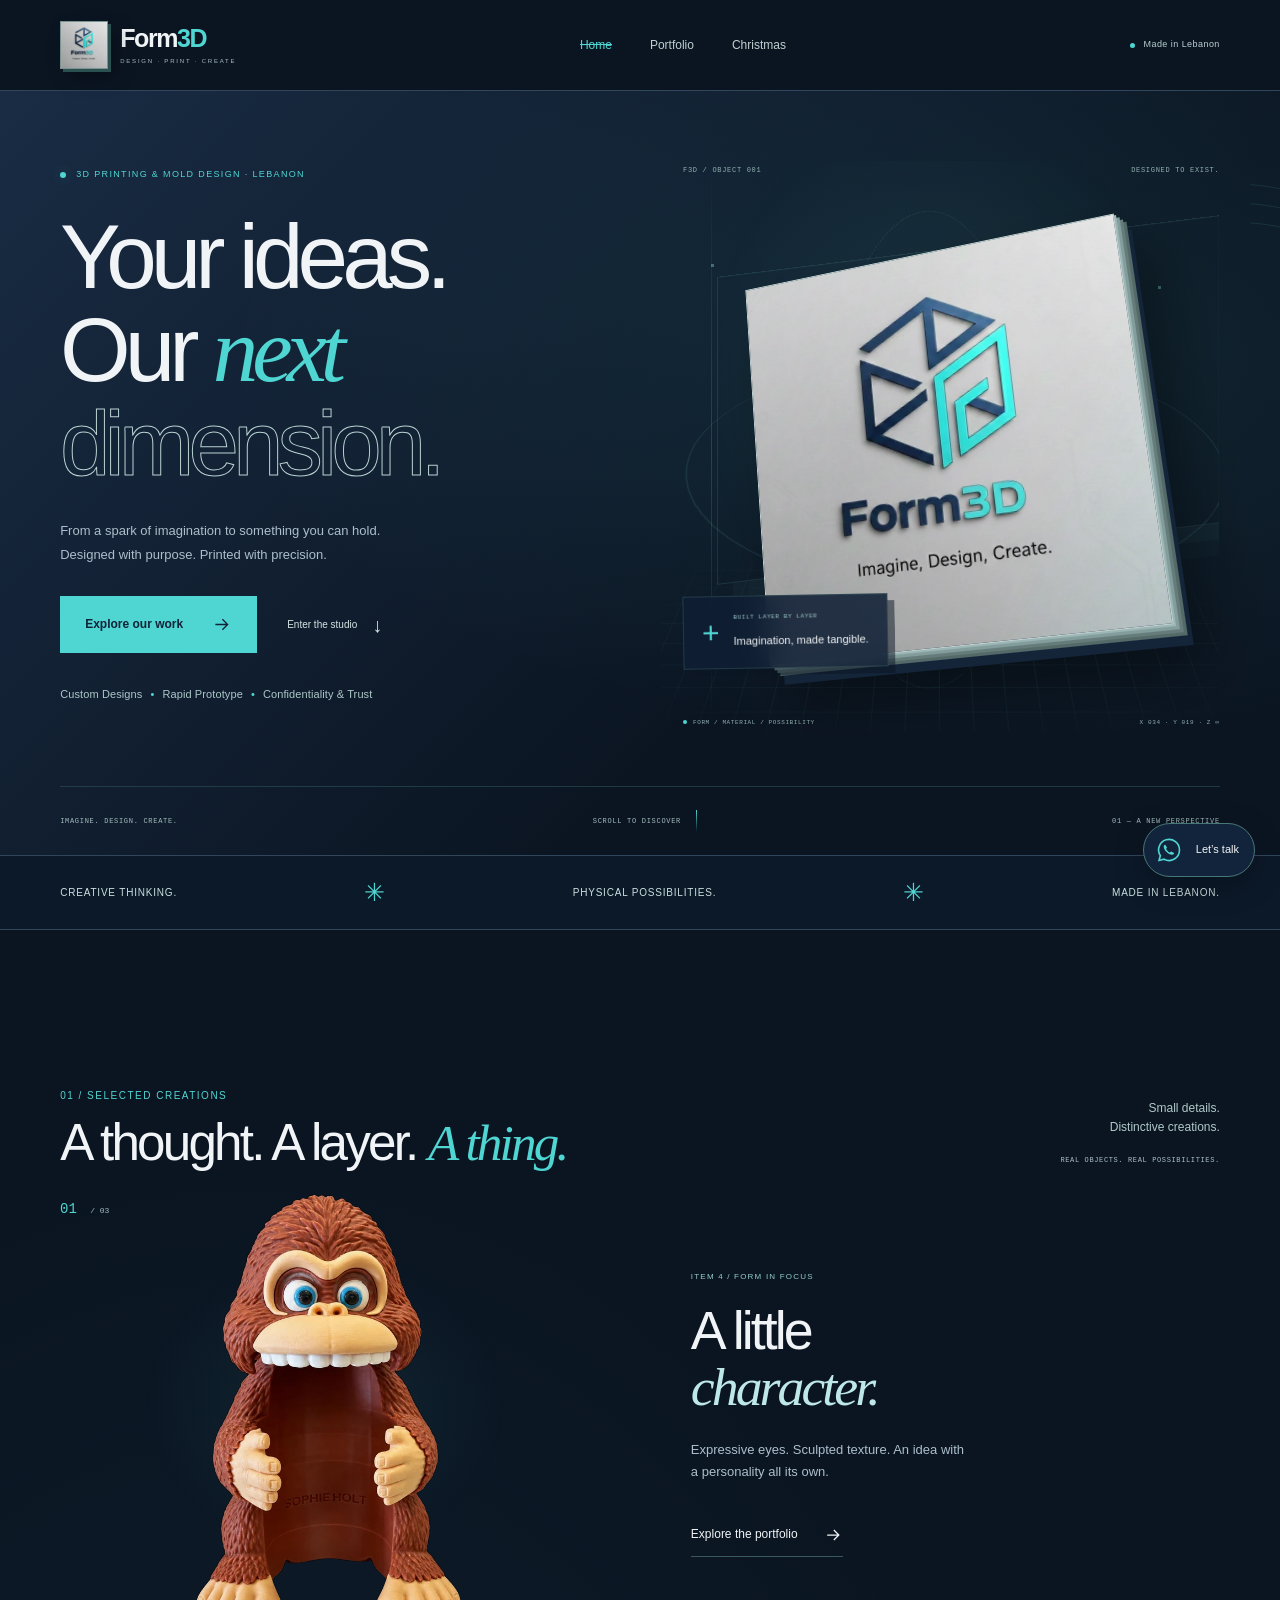
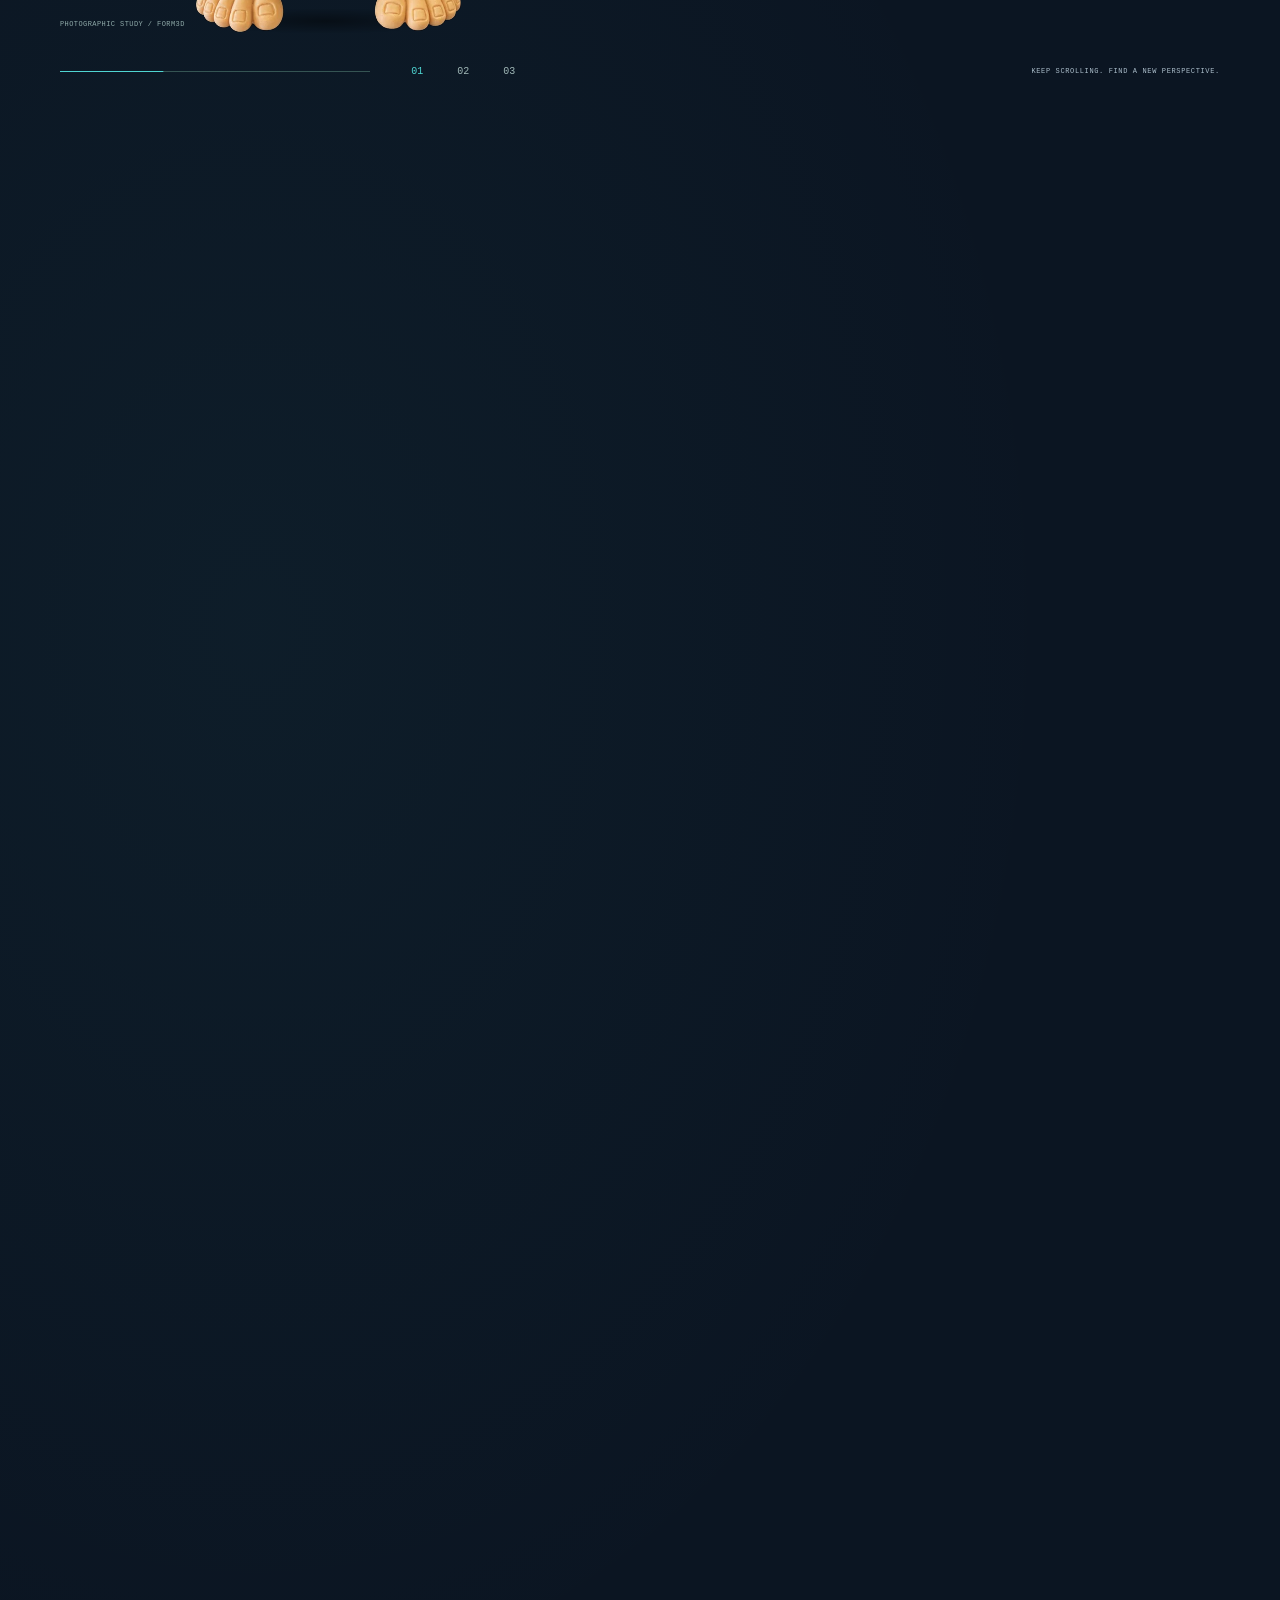
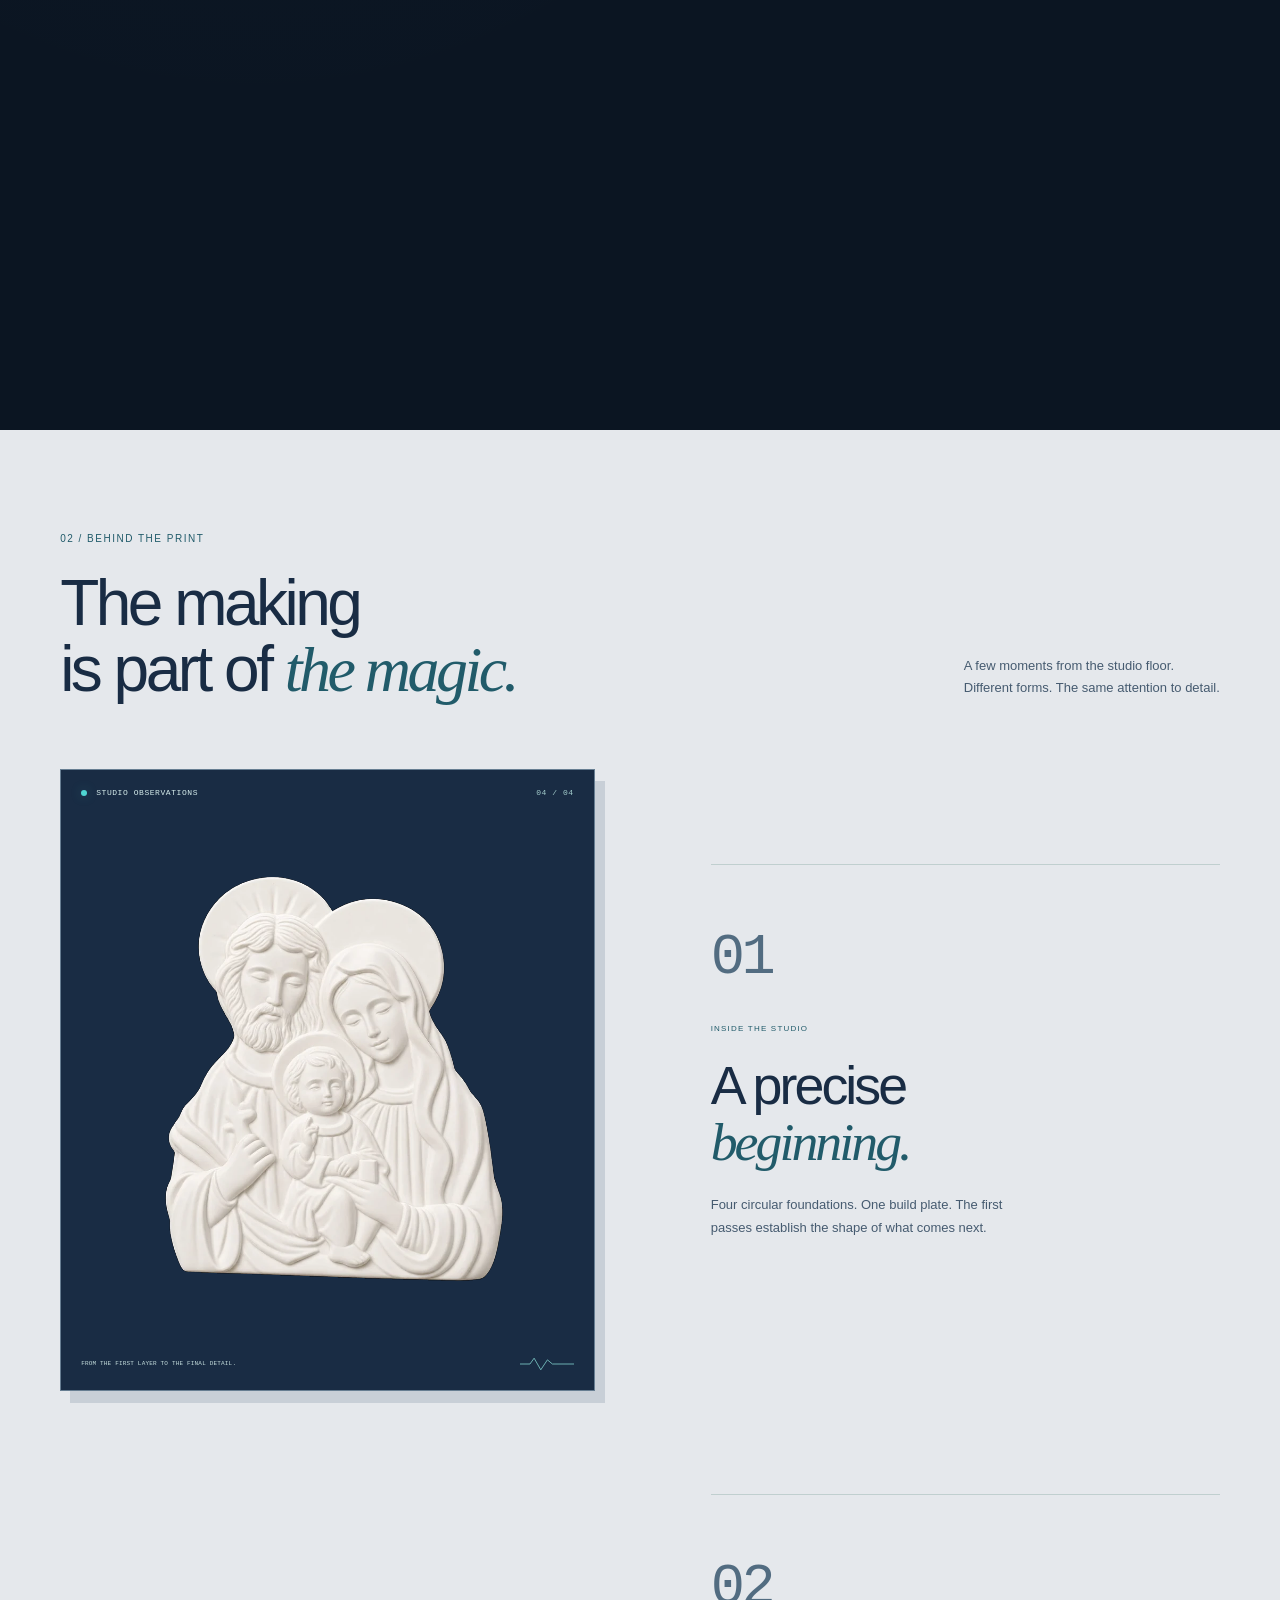
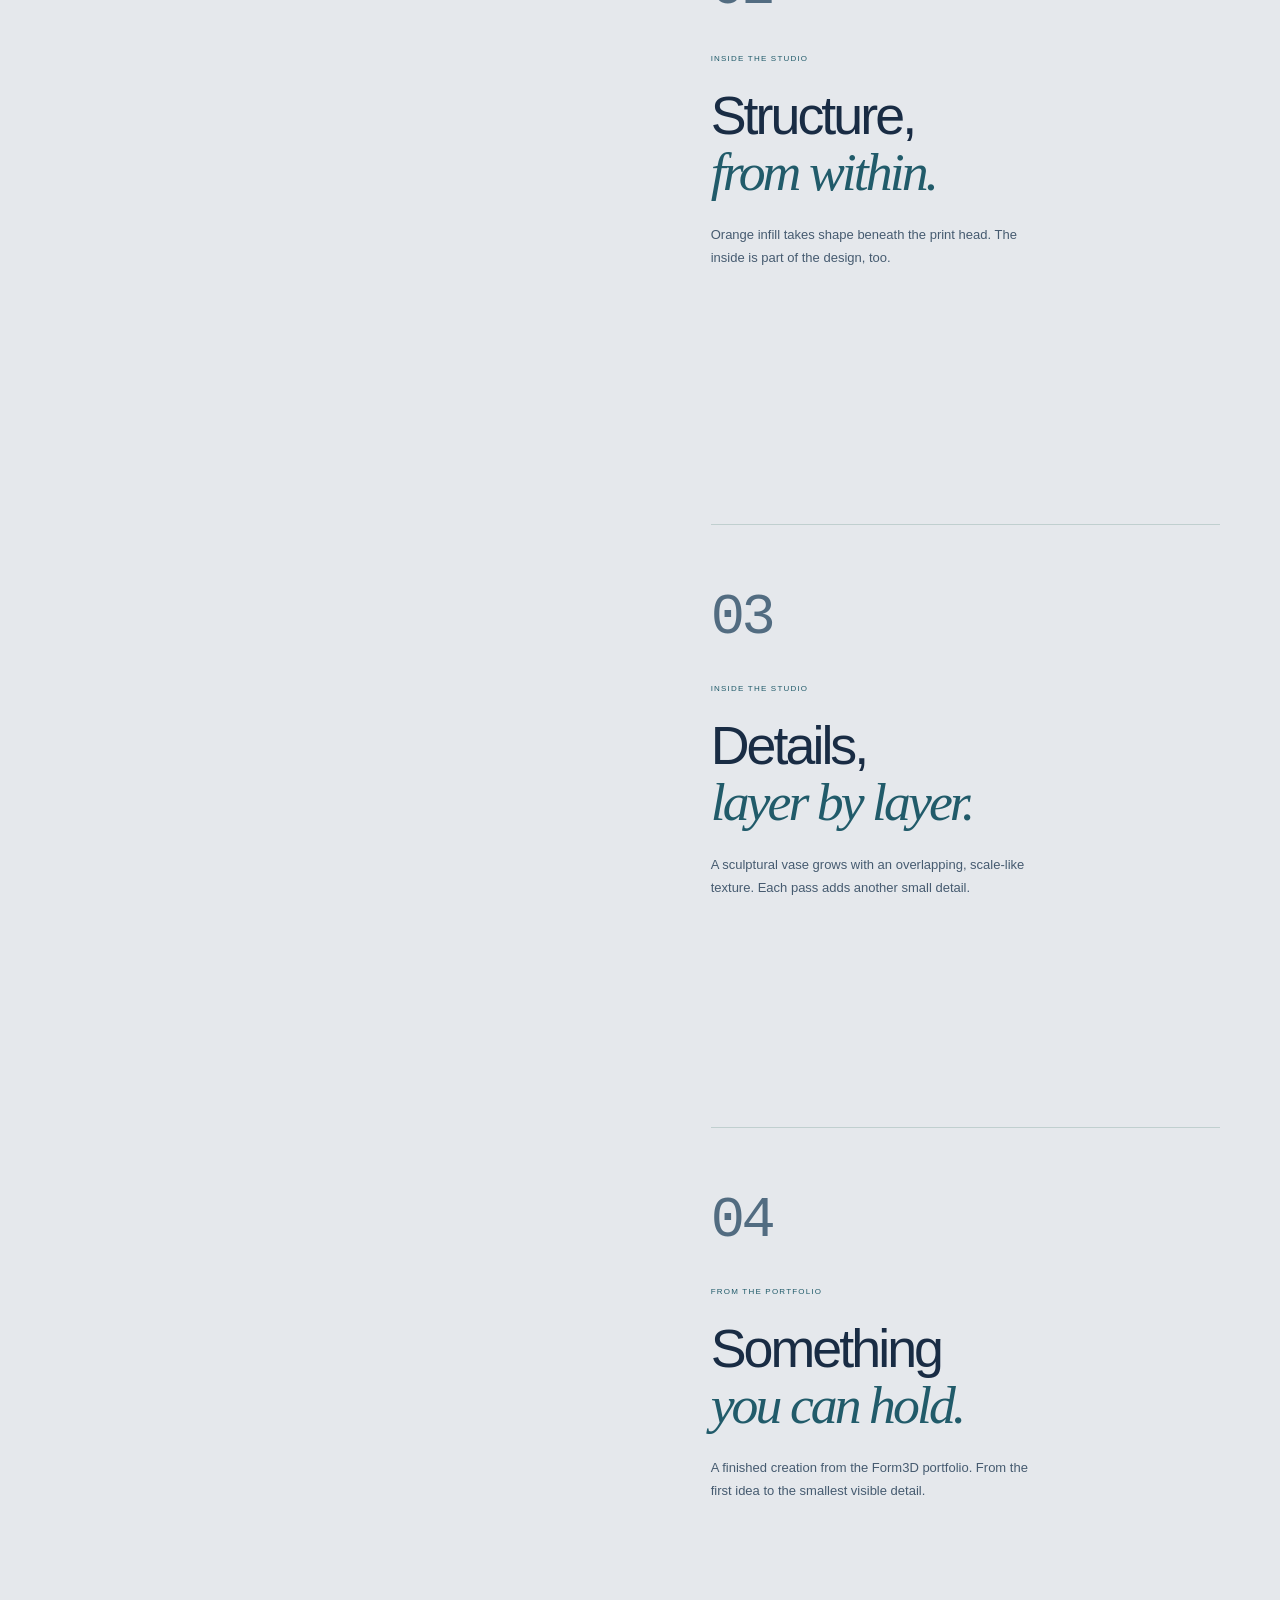
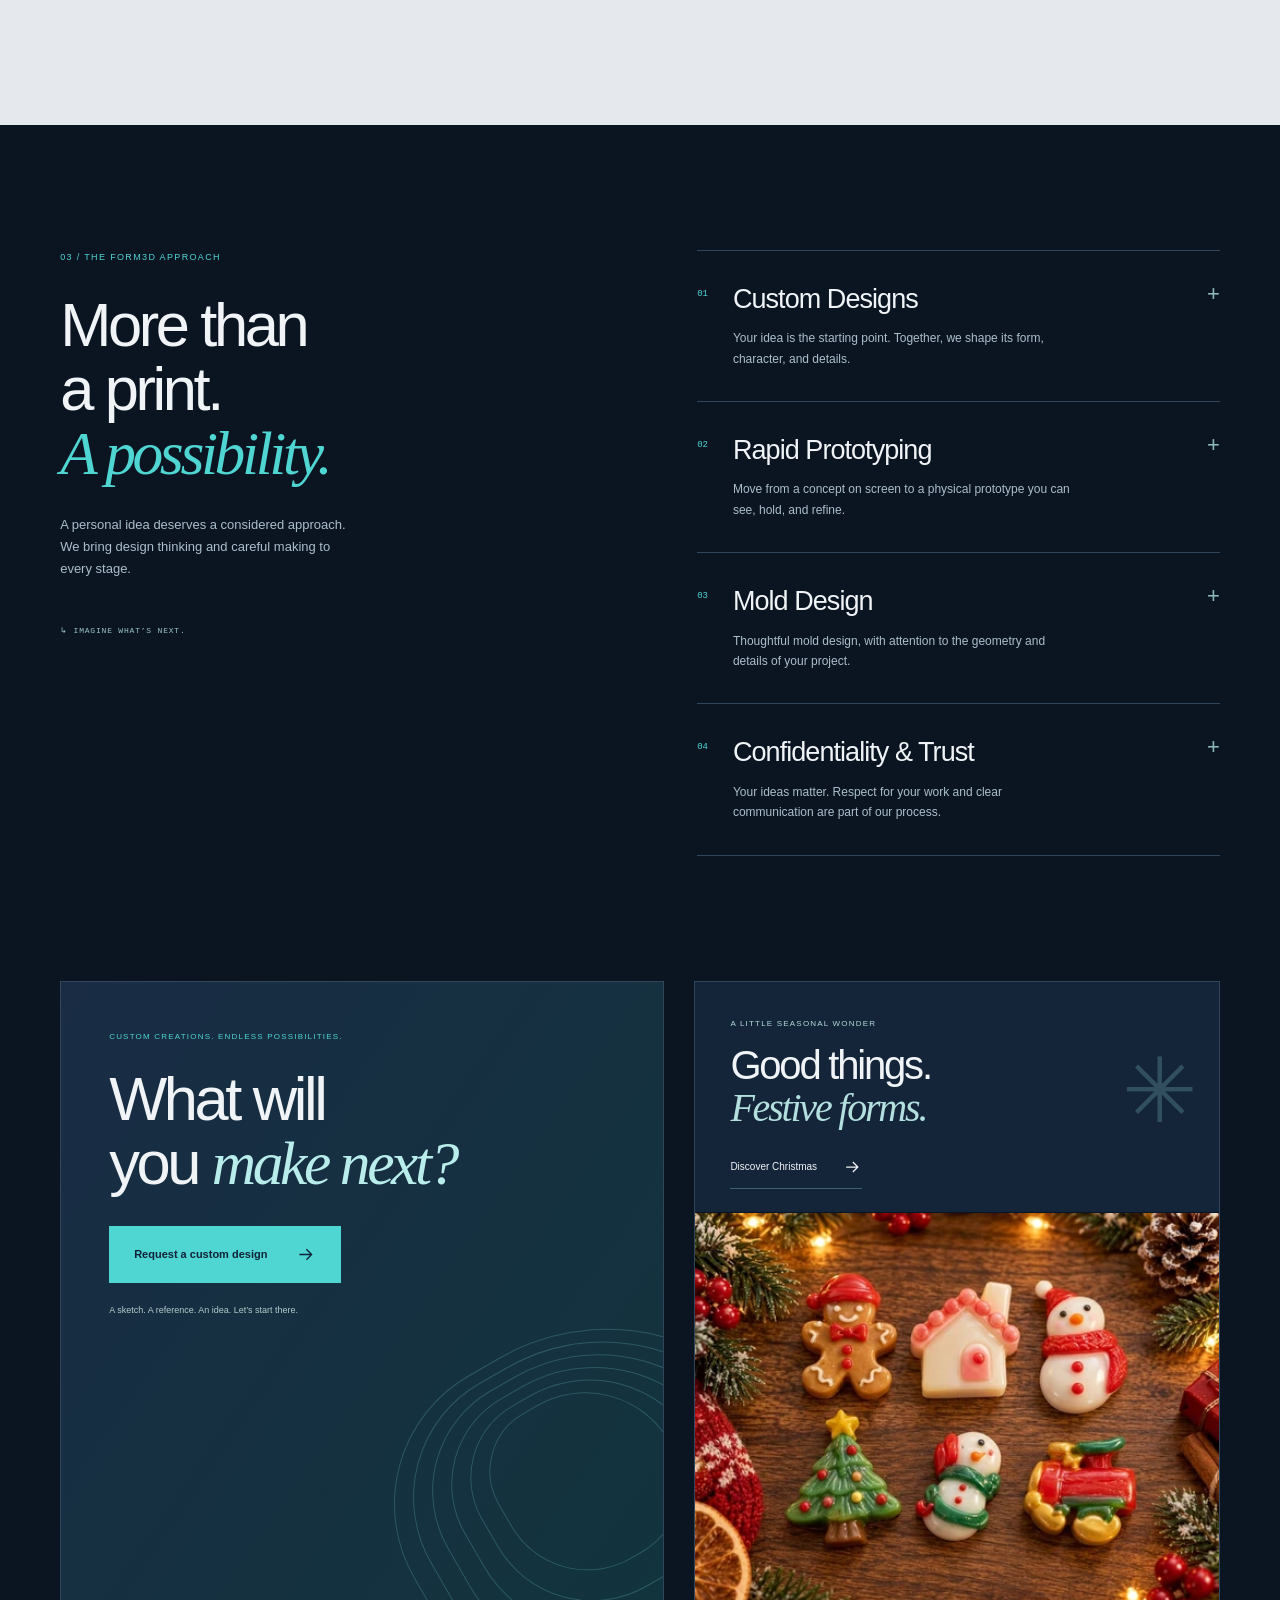
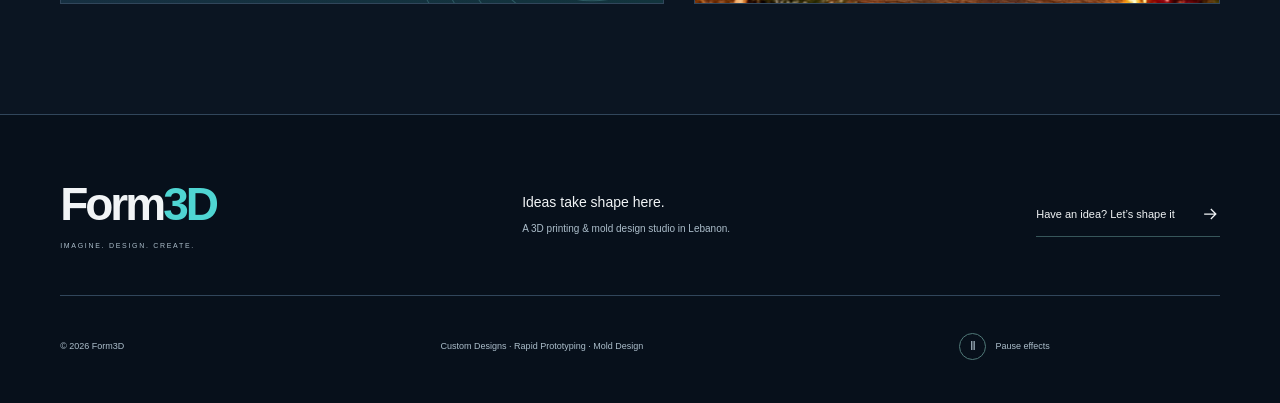
<file: index.html>
<!doctype html>
<html lang="en" data-motion="off">
<head>
  <meta charset="utf-8">
  <meta name="viewport" content="width=device-width,initial-scale=1">
  <meta name="theme-color" content="#192c44">
  <title>Form3D — Your Ideas. Shaped into Reality.</title>
  <meta name="description" content="Custom designs, rapid prototyping, and mold design in Lebanon. Explore Form3D, a creative studio turning ideas into physical creations.">
  <meta property="og:title" content="Form3D — Your Ideas. Shaped into Reality.">
  <meta property="og:description" content="Custom designs, rapid prototyping, and mold design in Lebanon. Explore Form3D, a creative studio turning ideas into physical creations.">
  <meta property="og:type" content="website">
  <meta property="og:image" content="assets/images/logo.png">
  <link rel="icon" type="image/png" href="assets/images/logo.png">
  <link rel="stylesheet" href="assets/app.css">
  <script src="config.js"></script>
  <script defer src="assets/app.js"></script>
</head>
<body data-page="home">
  <div id="root"><link rel="preload" as="image" href="assets/images/logo-400.webp"/><link rel="preload" as="image" imageSrcSet="assets/images/logo-400.webp 400w, assets/images/logo-800.webp 800w" imageSizes="(max-width: 600px) 65vw, 420px" fetchPriority="high"/><a class="skip-link" href="#main">Skip to content</a><header class="site-header" data-open="false"><div class="header-inner"><a class="brand" href="index.html" aria-label="Form3D home"><span class="brand-logo logo-tilt"><img src="assets/images/logo-400.webp" alt="" width="400" height="400" decoding="async"/></span><span class="brand-name">Form<span>3D</span><small>DESIGN · PRINT · CREATE</small></span></a><button type="button" class="menu-toggle" aria-controls="site-navigation" aria-expanded="false" aria-label="Open navigation" style="min-width:44px;min-height:44px"><span></span><span></span><span class="sr-only">Menu</span></button><nav id="site-navigation" class="site-navigation" aria-label="Main navigation" data-open="false"><a href="index.html" aria-current="page">Home<span class="nav-indicator" aria-hidden="true"></span></a><a href="portfolio.html">Portfolio<span class="nav-indicator" aria-hidden="true"></span></a><a href="christmas.html">Christmas<span class="nav-indicator" aria-hidden="true"></span></a></nav><span class="header-location"><i aria-hidden="true"></i> Made in Lebanon</span></div></header><main id="main" class="page-home"><section class="home-hero"><div class="hero-filament" aria-hidden="true"><svg viewBox="0 0 1400 800" preserveAspectRatio="none"><path d="M-80 750 C250 630 620 830 900 560 S1200 0 1480 130"></path><path d="M-80 770 C250 650 620 850 900 580 S1200 20 1480 150"></path><path d="M-80 790 C250 670 620 870 900 600 S1200 40 1480 170"></path></svg></div><div class="container hero-layout"><div class="hero-content"><p class="eyebrow hero-eyebrow"><span class="status-dot"></span> 3D PRINTING &amp; MOLD DESIGN · LEBANON</p><h1><span class="line-reveal "><span>Your ideas.</span></span><span class="line-reveal "><span>Our <em>next</em></span></span><span class="line-reveal "><span><span class="outline-word">dimension.</span></span></span></h1><p class="hero-description">From a spark of imagination to something you can hold. Designed with purpose. Printed with precision.</p><div class="hero-actions"><a class="button button-primary" data-magnetic="true" href="portfolio.html">Explore our work <svg class="" viewBox="0 0 24 24" fill="none" aria-hidden="true"><path d="M5 12h14M13 6l6 6-6 6" stroke="currentColor" stroke-width="1.5"></path></svg></a><a href="#showcase" class="hero-scroll-link">Enter the studio <span>↓</span></a></div><p class="hero-tagline">Custom Designs <b>•</b> Rapid Prototype <b>•</b> Confidentiality &amp; Trust</p></div><div class="hero-lab" data-tilt="true"><div class="lab-meta lab-meta-top"><span>F3D / OBJECT 001</span><span>DESIGNED TO EXIST.</span></div><div class="lab-chamber" aria-hidden="true"><div class="lab-floor"></div><div class="lab-backline"></div><div class="lab-vertical"></div><div class="lab-orbit orbit-a"></div><div class="lab-orbit orbit-b"></div></div><div class="hero-logo-holder"><div id="hero-logo" class="logo-object "><div class="logo-object-depth" aria-hidden="true"></div><img src="assets/images/logo-800.webp" srcSet="assets/images/logo-400.webp 400w, assets/images/logo-800.webp 800w" sizes="(max-width: 600px) 65vw, 420px" width="819" height="819" alt="Form3D — Imagine, Design, Create." fetchPriority="high"/><div class="logo-object-sheen" aria-hidden="true"></div></div></div><div class="lab-particles" aria-hidden="true"><i style="--i:0;--particle-y:18%"></i><i style="--i:1;--particle-y:35%"></i><i style="--i:2;--particle-y:52%"></i><i style="--i:3;--particle-y:69%"></i><i style="--i:4;--particle-y:20%"></i><i style="--i:5;--particle-y:37%"></i><i style="--i:6;--particle-y:54%"></i><i style="--i:7;--particle-y:71%"></i><i style="--i:8;--particle-y:22%"></i></div><div class="lab-readout"><span class="readout-plus">+</span><div><span>BUILT LAYER BY LAYER</span><strong>Imagination, made tangible.</strong></div></div><div class="lab-meta lab-meta-bottom"><span><i></i> FORM / MATERIAL / POSSIBILITY</span><span>X 034 · Y 019 · Z ∞</span></div></div></div><div class="hero-bottom container"><span>IMAGINE. DESIGN. CREATE.</span><span>SCROLL TO DISCOVER <span class="scroll-stem" aria-hidden="true"></span></span><span>01 — A NEW PERSPECTIVE</span></div></section><div class="studio-manifesto"><div class="container"><span>CREATIVE THINKING.</span><i aria-hidden="true">✳</i><span>PHYSICAL POSSIBILITIES.</span><i aria-hidden="true">✳</i><span>MADE IN LEBANON.</span></div></div><section id="showcase" class="showcase-section"><div class="showcase-sticky"><div class="container showcase-heading"><div><p class="eyebrow" data-reveal="rise">01 / SELECTED CREATIONS</p><h2 data-reveal="lines">A thought. <br/>A layer. <em>A thing.</em></h2></div><div class="showcase-heading-note"><p>Small details.<br/>Distinctive creations.</p><span class="micro-label">REAL OBJECTS. REAL POSSIBILITIES.</span></div></div><div class="container showcase-window"><div class="showcase-track"><article class="showcase-slide slide-0"><div class="showcase-stage" data-reveal="mask"><div class="stage-outline" aria-hidden="true"></div><span class="stage-number">0<!-- -->1<!-- --> <span>/ 03</span></span><div class="showcase-product"><a href="assets/images/item-4.webp" class="photo-button showcase-photo" aria-label="View larger: Item 4 — Character study" aria-haspopup="dialog" data-photo-id="item-4"><img src="assets/images/item-4.webp" srcSet="assets/images/item-4-480.webp 480w, assets/images/item-4-800.webp 800w, assets/images/item-4.webp 1254w" sizes="(max-width: 700px) 90vw, 540px" width="1254" height="1254" alt="Brown gorilla character with blue eyes, hands around an open center, and individually defined fur." loading="lazy" decoding="async"/><span class="photo-inspect">Inspect the details <span>↗</span></span></a></div><span class="stage-caption">PHOTOGRAPHIC STUDY / FORM3D</span></div><div class="showcase-copy" data-reveal="rise"><p class="eyebrow">Item 4<!-- --> / FORM IN FOCUS</p><h3>A little <br/><em>character.</em></h3><p>Expressive eyes. Sculpted texture. An idea with a personality all its own.</p><a href="portfolio.html" class="text-link">Explore the portfolio <svg class="" viewBox="0 0 24 24" fill="none" aria-hidden="true"><path d="M5 12h14M13 6l6 6-6 6" stroke="currentColor" stroke-width="1.5"></path></svg></a></div></article><article class="showcase-slide slide-1"><div class="showcase-stage" data-reveal="turn"><div class="stage-outline" aria-hidden="true"></div><span class="stage-number">0<!-- -->2<!-- --> <span>/ 03</span></span><div class="showcase-product"><a href="assets/images/item-3.webp" class="photo-button showcase-photo" aria-label="View larger: Item 3 — Devotional detail" aria-haspopup="dialog" data-photo-id="item-3"><img src="assets/images/item-3.webp" srcSet="assets/images/item-3-480.webp 480w, assets/images/item-3-800.webp 800w, assets/images/item-3.webp 1254w" sizes="(max-width: 700px) 90vw, 540px" width="1254" height="1254" alt="Pale green relief of Mary holding roses, set against an ornate cross on an oval base." loading="lazy" decoding="async"/><span class="photo-inspect">Inspect the details <span>↗</span></span></a></div><span class="stage-caption">PHOTOGRAPHIC STUDY / FORM3D</span></div><div class="showcase-copy" data-reveal="rise"><p class="eyebrow">Item 3<!-- --> / FORM IN FOCUS</p><h3>Detail with <br/><em>devotion.</em></h3><p>Delicate flowers, flowing lines, and a relief that rewards a closer look.</p><a href="portfolio.html" class="text-link">Explore the portfolio <svg class="" viewBox="0 0 24 24" fill="none" aria-hidden="true"><path d="M5 12h14M13 6l6 6-6 6" stroke="currentColor" stroke-width="1.5"></path></svg></a></div></article><article class="showcase-slide slide-2"><div class="showcase-stage" data-reveal="mask"><div class="stage-outline" aria-hidden="true"></div><span class="stage-number">0<!-- -->3<!-- --> <span>/ 03</span></span><div class="showcase-product"><a href="assets/images/item-5.webp" class="photo-button showcase-photo" aria-label="View larger: Item 5 — Heart &amp; halo relief" aria-haspopup="dialog" data-photo-id="item-5"><img src="assets/images/item-5.webp" srcSet="assets/images/item-5-480.webp 480w, assets/images/item-5-800.webp 800w, assets/images/item-5.webp 1254w" sizes="(max-width: 700px) 90vw, 540px" width="1254" height="1254" alt="Coral relief of Mary with a radiating halo and a heart motif." loading="lazy" decoding="async"/><span class="photo-inspect">Inspect the details <span>↗</span></span></a></div><span class="stage-caption">PHOTOGRAPHIC STUDY / FORM3D</span></div><div class="showcase-copy" data-reveal="rise"><p class="eyebrow">Item 5<!-- --> / FORM IN FOCUS</p><h3>A softer <br/><em>dimension.</em></h3><p>A study in coral, with a radiating halo and carefully defined contours.</p><a href="portfolio.html" class="text-link">Explore the portfolio <svg class="" viewBox="0 0 24 24" fill="none" aria-hidden="true"><path d="M5 12h14M13 6l6 6-6 6" stroke="currentColor" stroke-width="1.5"></path></svg></a></div></article></div></div><div class="container showcase-navigation"><div class="showcase-progress" aria-hidden="true"><i></i></div><div class="showcase-jumps" aria-label="Select a creation"><button class="showcase-jump" aria-label="Show creation 1" aria-pressed="true">0<!-- -->1</button><button class="showcase-jump" aria-label="Show creation 2" aria-pressed="false">0<!-- -->2</button><button class="showcase-jump" aria-label="Show creation 3" aria-pressed="false">0<!-- -->3</button></div><span class="micro-label">KEEP SCROLLING. FIND A NEW PERSPECTIVE.</span></div></div></section><section class="process-story"><div class="container"><div class="process-title"><p class="eyebrow" data-reveal="rise">02 / BEHIND THE PRINT</p><h2 data-reveal="lines">The making<br/>is part of <em>the magic.</em></h2><p data-reveal="rise">A few moments from the studio floor.<br/>Different forms. The same attention to detail.</p></div><div class="process-story-layout"><div class="process-screen"><div class="process-screen-top"><span class="status-dot"></span><span>STUDIO OBSERVATIONS</span><span>0<!-- -->1<!-- --> / 04</span></div><div class="process-screen-images"><div class="process-frame is-active" aria-hidden="false"><a href="assets/images/work-3.webp" class="photo-button" aria-label="View larger: A precise beginning" aria-haspopup="dialog" data-photo-id="work-3"><img src="assets/images/work-3.webp" srcSet="assets/images/work-3-480.webp 480w, assets/images/work-3-800.webp 800w, assets/images/work-3.webp 1086w" sizes="540px" width="1086" height="1448" alt="A Creality printer build plate with four flat gray circular first layers." loading="lazy" decoding="async"/><span class="photo-inspect">A closer look <span>↗</span></span></a></div><div class="process-frame " aria-hidden="true" inert=""><a href="assets/images/work-1.webp" class="photo-button" aria-label="View larger: Structure, from within" aria-haspopup="dialog" data-photo-id="work-1"><img src="assets/images/work-1.webp" srcSet="assets/images/work-1-480.webp 480w, assets/images/work-1-800.webp 800w, assets/images/work-1.webp 1086w" sizes="540px" width="1086" height="1448" alt="A white printer head above two orange rectangular forms with visible cellular infill." loading="lazy" decoding="async"/><span class="photo-inspect">A closer look <span>↗</span></span></a></div><div class="process-frame " aria-hidden="true" inert=""><a href="assets/images/work-2.webp" class="photo-button" aria-label="View larger: Details, layer by layer" aria-haspopup="dialog" data-photo-id="work-2"><img src="assets/images/work-2.webp" srcSet="assets/images/work-2-480.webp 480w, assets/images/work-2-800.webp 800w, assets/images/work-2.webp 1002w" sizes="540px" width="1002" height="1570" alt="A printer building a tall charcoal vase with an overlapping scale texture." loading="lazy" decoding="async"/><span class="photo-inspect">A closer look <span>↗</span></span></a></div><div class="process-frame " aria-hidden="true" inert=""><a href="assets/images/item-6.webp" class="photo-button" aria-label="View larger: Item 6 — Holy Family relief" aria-haspopup="dialog" data-photo-id="item-6"><img src="assets/images/item-6.webp" srcSet="assets/images/item-6-480.webp 480w, assets/images/item-6-800.webp 800w, assets/images/item-6.webp 1254w" sizes="540px" width="1254" height="1254" alt="White relief of Mary, Joseph, and the child, framed by a heart-shaped outline." loading="lazy" decoding="async"/><span class="photo-inspect">A closer look <span>↗</span></span></a></div></div><div class="process-screen-footer"><span>FROM THE FIRST LAYER TO THE FINAL DETAIL.</span><svg aria-hidden="true" viewBox="0 0 65 20"><path d="M0 10h12l5-7 8 14 8-12 6 5h26" fill="none" stroke="currentColor"></path></svg></div></div><div class="process-steps"><article class="process-step" data-step="0"><div class="process-step-text" data-reveal="rise"><span class="process-number">0<!-- -->1</span><p class="eyebrow">INSIDE THE STUDIO</p><h3>A precise<br/><em>beginning.</em></h3><p>Four circular foundations. One build plate. The first passes establish the shape of what comes next.</p></div><div class="process-mobile-photo" data-reveal="mask"><a href="assets/images/work-3.webp" class="photo-button" aria-label="View larger: A precise beginning" aria-haspopup="dialog" data-photo-id="work-3"><img src="assets/images/work-3.webp" srcSet="assets/images/work-3-480.webp 480w, assets/images/work-3-800.webp 800w, assets/images/work-3.webp 1086w" sizes="(max-width: 600px) 92vw, (max-width: 1000px) 46vw, 38vw" alt="A Creality printer build plate with four flat gray circular first layers." width="1086" height="1448" loading="lazy" decoding="async"/></a></div></article><article class="process-step" data-step="1"><div class="process-step-text" data-reveal="lines"><span class="process-number">0<!-- -->2</span><p class="eyebrow">INSIDE THE STUDIO</p><h3>Structure,<br/><em>from within.</em></h3><p>Orange infill takes shape beneath the print head. The inside is part of the design, too.</p></div><div class="process-mobile-photo" data-reveal="turn"><a href="assets/images/work-1.webp" class="photo-button" aria-label="View larger: Structure, from within" aria-haspopup="dialog" data-photo-id="work-1"><img src="assets/images/work-1.webp" srcSet="assets/images/work-1-480.webp 480w, assets/images/work-1-800.webp 800w, assets/images/work-1.webp 1086w" sizes="(max-width: 600px) 92vw, (max-width: 1000px) 46vw, 38vw" alt="A white printer head above two orange rectangular forms with visible cellular infill." width="1086" height="1448" loading="lazy" decoding="async"/></a></div></article><article class="process-step" data-step="2"><div class="process-step-text" data-reveal="rise"><span class="process-number">0<!-- -->3</span><p class="eyebrow">INSIDE THE STUDIO</p><h3>Details,<br/><em>layer by layer.</em></h3><p>A sculptural vase grows with an overlapping, scale-like texture. Each pass adds another small detail.</p></div><div class="process-mobile-photo" data-reveal="mask"><a href="assets/images/work-2.webp" class="photo-button" aria-label="View larger: Details, layer by layer" aria-haspopup="dialog" data-photo-id="work-2"><img src="assets/images/work-2.webp" srcSet="assets/images/work-2-480.webp 480w, assets/images/work-2-800.webp 800w, assets/images/work-2.webp 1002w" sizes="(max-width: 600px) 92vw, (max-width: 1000px) 46vw, 38vw" alt="A printer building a tall charcoal vase with an overlapping scale texture." width="1002" height="1570" loading="lazy" decoding="async"/></a></div></article><article class="process-step" data-step="3"><div class="process-step-text" data-reveal="lines"><span class="process-number">0<!-- -->4</span><p class="eyebrow">FROM THE PORTFOLIO</p><h3>Something<br/><em>you can hold.</em></h3><p>A finished creation from the Form3D portfolio. From the first idea to the smallest visible detail.</p></div><div class="process-mobile-photo" data-reveal="turn"><a href="assets/images/item-6.webp" class="photo-button" aria-label="View larger: Item 6 — Holy Family relief" aria-haspopup="dialog" data-photo-id="item-6"><img src="assets/images/item-6.webp" srcSet="assets/images/item-6-480.webp 480w, assets/images/item-6-800.webp 800w, assets/images/item-6.webp 1254w" sizes="(max-width: 600px) 92vw, (max-width: 1000px) 46vw, 38vw" alt="White relief of Mary, Joseph, and the child, framed by a heart-shaped outline." width="1254" height="1254" loading="lazy" decoding="async"/></a></div></article></div></div></div></section><section class="studio-approach container"><div class="studio-intro"><p class="eyebrow" data-reveal="rise">03 / THE FORM3D APPROACH</p><h2 data-reveal="lines">More than<br/>a print.<br/><em>A possibility.</em></h2><p data-reveal="rise">A personal idea deserves a considered approach. We bring design thinking and careful making to every stage.</p><span class="studio-coordinate" aria-hidden="true">↳ IMAGINE WHAT’S NEXT.</span></div><div class="studio-services"><article class="studio-service" data-reveal="rise" style="--delay:0ms"><span class="service-number">0<!-- -->1</span><div><h3>Custom Designs</h3><p>Your idea is the starting point. Together, we shape its form, character, and details.</p></div><span class="service-cross" aria-hidden="true">+</span></article><article class="studio-service" data-reveal="rise" style="--delay:60ms"><span class="service-number">0<!-- -->2</span><div><h3>Rapid Prototyping</h3><p>Move from a concept on screen to a physical prototype you can see, hold, and refine.</p></div><span class="service-cross" aria-hidden="true">+</span></article><article class="studio-service" data-reveal="rise" style="--delay:120ms"><span class="service-number">0<!-- -->3</span><div><h3>Mold Design</h3><p>Thoughtful mold design, with attention to the geometry and details of your project.</p></div><span class="service-cross" aria-hidden="true">+</span></article><article class="studio-service" data-reveal="rise" style="--delay:180ms"><span class="service-number">0<!-- -->4</span><div><h3>Confidentiality &amp; Trust</h3><p>Your ideas matter. Respect for your work and clear communication are part of our process.</p></div><span class="service-cross" aria-hidden="true">+</span></article></div></section><section class="final-invitations container"><div class="idea-invitation" data-reveal="mask"><div class="invitation-contours" aria-hidden="true"><i style="--i:0"></i><i style="--i:1"></i><i style="--i:2"></i><i style="--i:3"></i><i style="--i:4"></i><i style="--i:5"></i></div><div><p class="eyebrow">CUSTOM CREATIONS. ENDLESS POSSIBILITIES.</p><h2>What will<br/>you <em>make next?</em></h2><a href="https://docs.google.com/forms/d/e/1FAIpQLScGXVLMidrHlAr5kgEnBVzQpJKrs6BCNE2soXKfO91x8rTFzA/viewform?utm_source=ig&amp;utm_medium=social&amp;utm_content=link_in_bio" target="_blank" rel="noopener noreferrer" class="button button-primary" data-magnetic="true">Request a custom design <svg class="" viewBox="0 0 24 24" fill="none" aria-hidden="true"><path d="M5 12h14M13 6l6 6-6 6" stroke="currentColor" stroke-width="1.5"></path></svg></a><p class="invitation-note">A sketch. A reference. An idea. Let’s start there.</p></div></div><a class="christmas-invitation" href="christmas.html" data-reveal="turn"><div><p class="eyebrow">A LITTLE SEASONAL WONDER</p><h3>Good things.<br/><em>Festive forms.</em></h3><span class="text-link">Discover Christmas <svg class="" viewBox="0 0 24 24" fill="none" aria-hidden="true"><path d="M5 12h14M13 6l6 6-6 6" stroke="currentColor" stroke-width="1.5"></path></svg></span></div><img src="assets/images/christmas-collection.webp" srcSet="assets/images/christmas-collection-480.webp 480w, assets/images/christmas-collection-800.webp 800w, assets/images/christmas-collection.webp 1200w" sizes="(max-width: 700px) 90vw, 460px" width="1200" height="896" alt="All six Christmas creations on a festive wooden tabletop: gingerbread man, gingerbread house, two snowmen, Christmas tree, and train." loading="lazy"/><span class="invitation-star" aria-hidden="true">✳</span></a></section></main><footer class="site-footer"><div class="footer-top"><a href="index.html" class="footer-wordmark" aria-label="Form3D home">Form<span>3D</span><small>IMAGINE. DESIGN. CREATE.</small></a><p>Ideas take shape here.<br/><span>A 3D printing &amp; mold design studio in Lebanon.</span></p><a href="https://docs.google.com/forms/d/e/1FAIpQLScGXVLMidrHlAr5kgEnBVzQpJKrs6BCNE2soXKfO91x8rTFzA/viewform?utm_source=ig&amp;utm_medium=social&amp;utm_content=link_in_bio" class="text-link footer-cta" target="_blank" rel="noopener noreferrer">Have an idea? Let’s shape it <svg class="" viewBox="0 0 24 24" fill="none" aria-hidden="true"><path d="M5 12h14M13 6l6 6-6 6" stroke="currentColor" stroke-width="1.5"></path></svg></a></div><div class="footer-bottom"><span>© 2026 Form3D</span><span>Custom Designs · Rapid Prototyping · Mold Design</span><button type="button" class="motion-toggle" aria-pressed="false" disabled="" aria-label="Reduced motion is enabled in your device settings"><span aria-hidden="true">▷</span><span>Reduced motion</span></button></div></footer><a aria-label="Contact Form3D on WhatsApp" class="contact-dock whatsapp-float" href="#contact-notice" aria-haspopup="dialog" data-whatsapp=""><span class="contact-icon"><svg class="" viewBox="0 0 32 32" fill="none" aria-hidden="true"><path d="M27 15.5A11.5 11.5 0 0 1 10 25.6L4.5 27l1.4-5.4A11.5 11.5 0 1 1 27 15.5Z" stroke="currentColor" stroke-width="1.8"></path><path d="M11.4 9.7c-.7-.3-1.9.8-1.8 2.2.2 4.1 5.6 9 9.3 8.8 1.4 0 2.4-1.3 2.1-2l-3-1.5c-.5-.2-1.2 1.3-1.7 1.1-1.8-.8-3.1-2.2-4-3.9-.3-.5 1.1-1.2.9-1.7l-1.8-3Z" fill="currentColor"></path></svg></span><span class="contact-label">Let’s talk<span class="contact-subtitle">Your next idea starts here.</span></span><svg class="contact-arrow" viewBox="0 0 24 24" fill="none" aria-hidden="true"><path d="M5 12h14M13 6l6 6-6 6" stroke="currentColor" stroke-width="1.5"></path></svg></a><dialog id="contact-notice" class="contact-notice" aria-labelledby="contact-title" aria-describedby="contact-description"><button type="button" class="notice-close icon-button" aria-label="Close contact notice">×</button><span class="notice-icon"><svg class="" viewBox="0 0 32 32" fill="none" aria-hidden="true"><path d="M27 15.5A11.5 11.5 0 0 1 10 25.6L4.5 27l1.4-5.4A11.5 11.5 0 1 1 27 15.5Z" stroke="currentColor" stroke-width="1.8"></path><path d="M11.4 9.7c-.7-.3-1.9.8-1.8 2.2.2 4.1 5.6 9 9.3 8.8 1.4 0 2.4-1.3 2.1-2l-3-1.5c-.5-.2-1.2 1.3-1.7 1.1-1.8-.8-3.1-2.2-4-3.9-.3-.5 1.1-1.2.9-1.7l-1.8-3Z" fill="currentColor"></path></svg></span><p class="eyebrow">LET’S CREATE SOMETHING</p><h2 id="contact-title">WhatsApp ordering is coming soon.</h2><p id="contact-description">Please check back for the studio’s contact number. You can still share your custom idea with us.</p><a class="button button-primary button-dark" href="https://docs.google.com/forms/d/e/1FAIpQLScGXVLMidrHlAr5kgEnBVzQpJKrs6BCNE2soXKfO91x8rTFzA/viewform?utm_source=ig&amp;utm_medium=social&amp;utm_content=link_in_bio" target="_blank" rel="noopener noreferrer">Request a Custom Design <svg class="" viewBox="0 0 24 24" fill="none" aria-hidden="true"><path d="M5 12h14M13 6l6 6-6 6" stroke="currentColor" stroke-width="1.5"></path></svg></a><button type="button" class="text-button">Continue exploring</button></dialog><dialog id="image-viewer" class="image-viewer" aria-labelledby="viewer-title" aria-describedby="viewer-caption"><div class="viewer-top"><div><p class="eyebrow">A CLOSER LOOK</p><h2 id="viewer-title">Product preview</h2></div><button type="button" class="viewer-close icon-button" aria-label="Close image viewer">×</button></div><div class="viewer-media" style="touch-action:pan-y pinch-zoom"></div><div class="viewer-bottom"><p id="viewer-caption"></p><div class="viewer-controls"><button type="button" class="viewer-prev icon-button" aria-label="Previous photograph" hidden="">←</button><span id="viewer-counter" aria-live="polite" aria-atomic="true"></span><button type="button" class="viewer-next icon-button" aria-label="Next photograph" hidden="">→</button><button type="button" id="viewer-zoom" class="small-button viewer-zoom" aria-pressed="false" aria-label="Zoom photograph">Zoom +</button></div></div><p class="viewer-hint">Swipe or use the arrow keys to explore. Escape to close.</p></dialog></div>
</body>
</html>
</file>
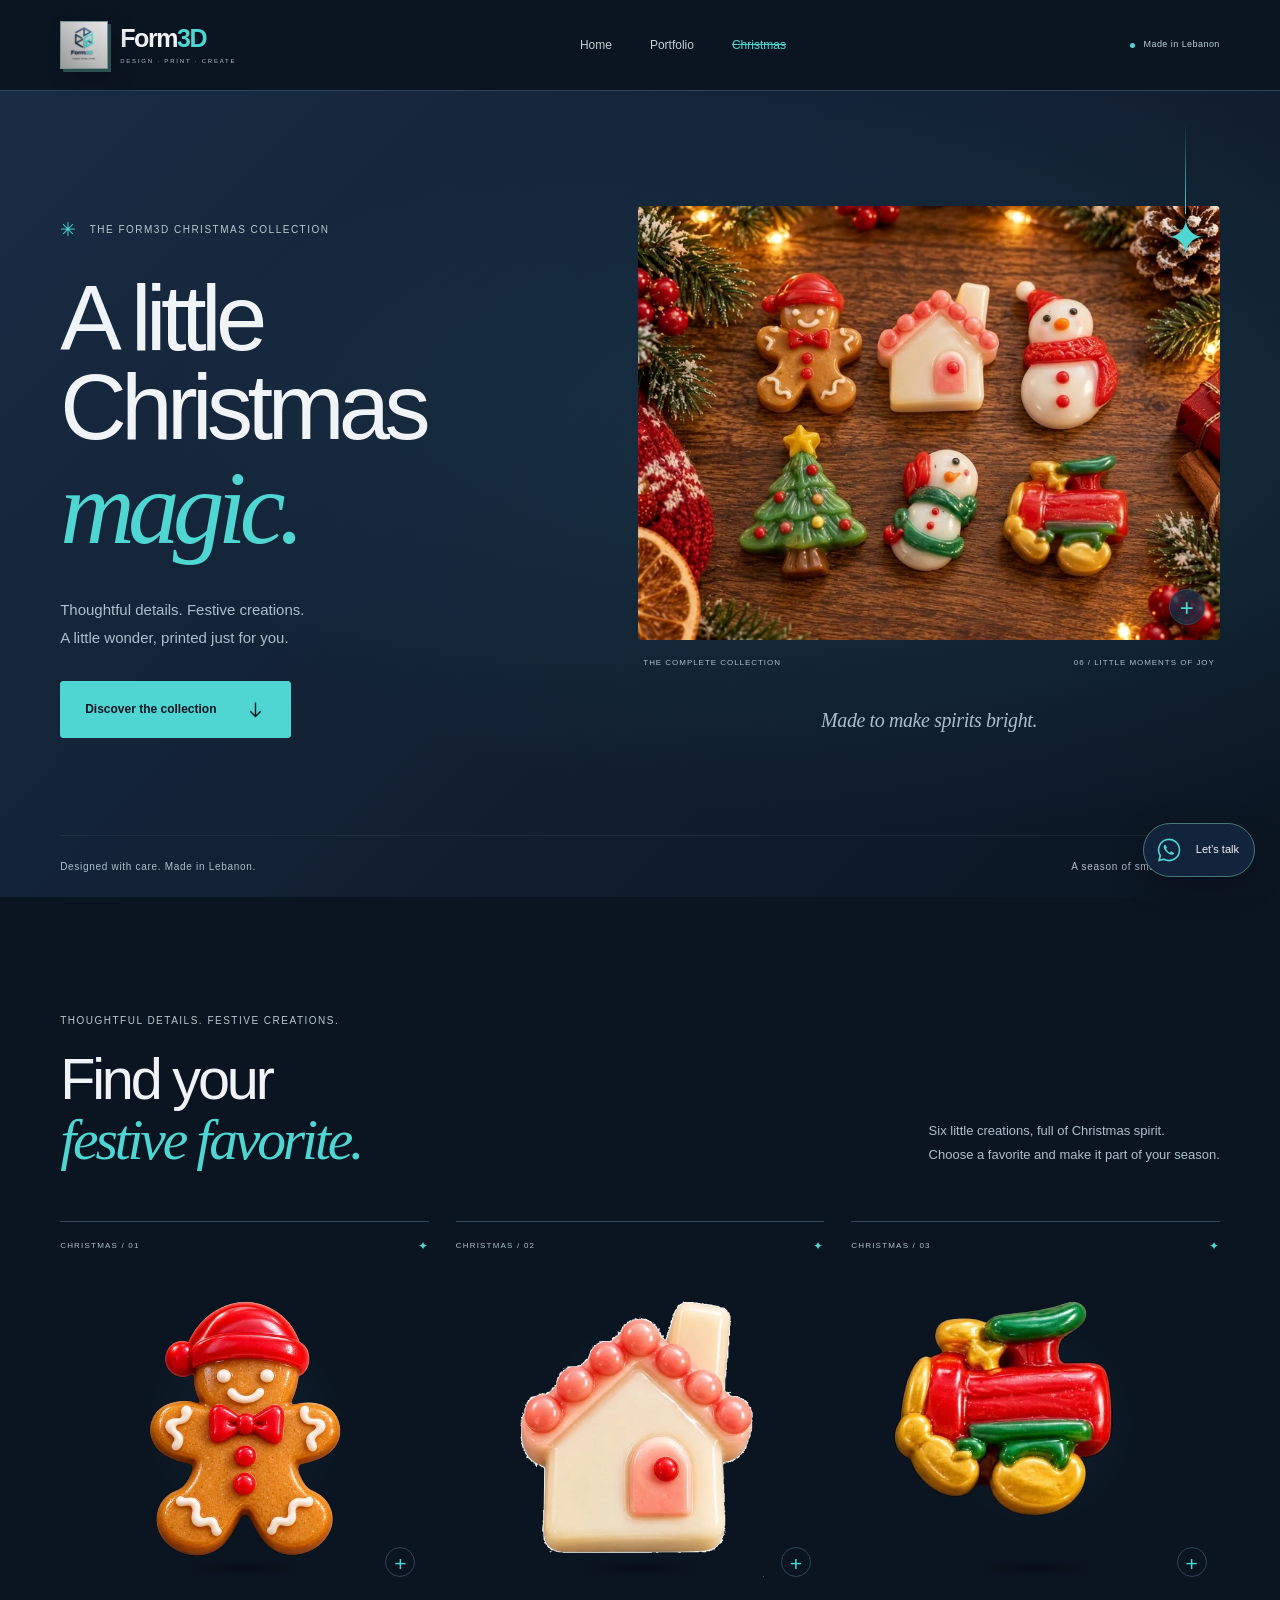
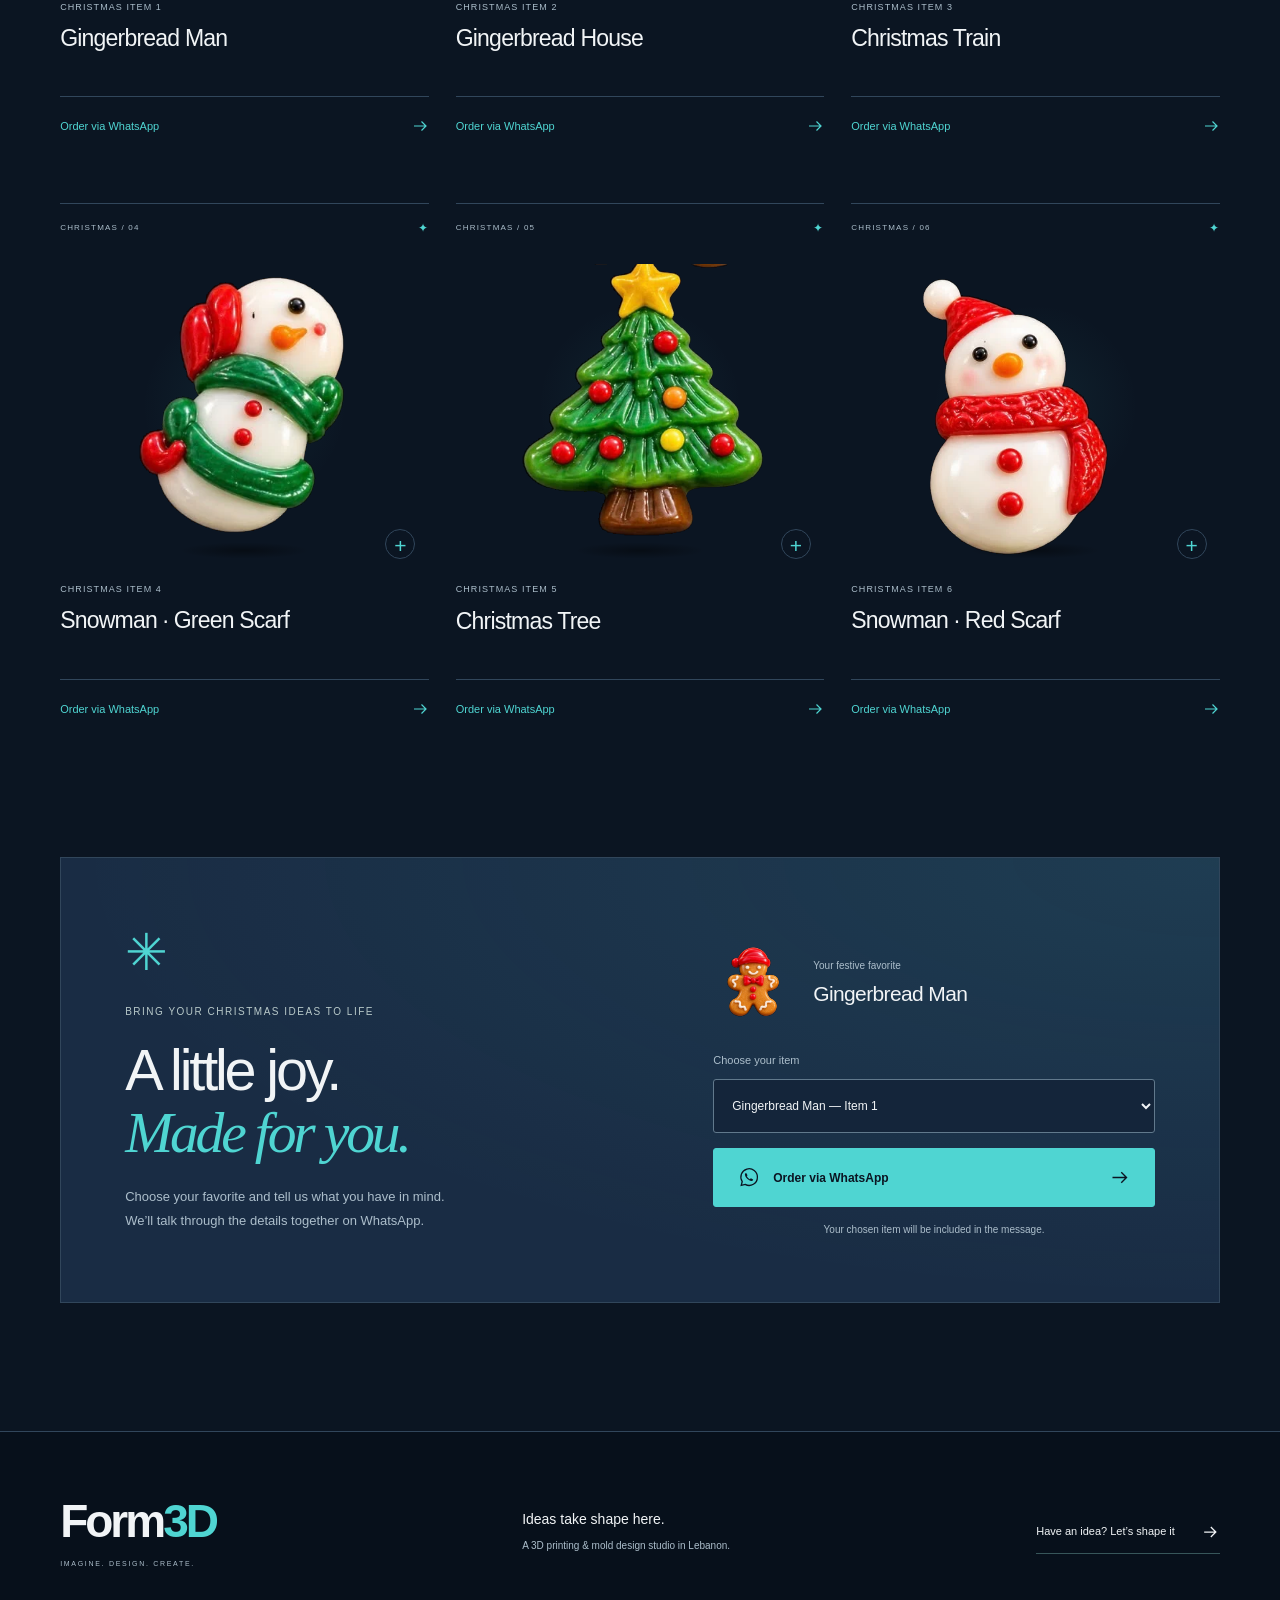
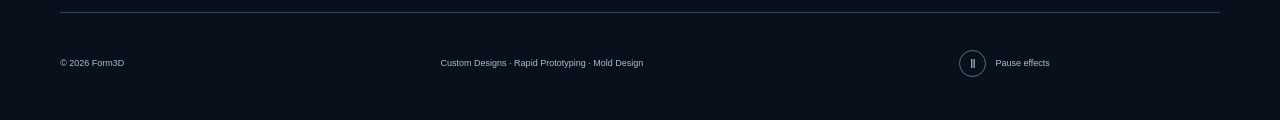
<file: christmas.html>
<!doctype html>
<html lang="en" data-motion="off">
<head>
  <meta charset="utf-8">
  <meta name="viewport" content="width=device-width,initial-scale=1">
  <meta name="theme-color" content="#192c44">
  <title>Christmas Collection — Form3D</title>
  <meta name="description" content="A little Christmas magic, printed just for you. Discover six festive Form3D creations and prepare your Christmas order.">
  <meta property="og:title" content="Christmas Collection — Form3D">
  <meta property="og:description" content="A little Christmas magic, printed just for you. Discover six festive Form3D creations and prepare your Christmas order.">
  <meta property="og:type" content="website">
  <meta property="og:image" content="assets/images/logo.png">
  <link rel="icon" type="image/png" href="assets/images/logo.png">
  <link rel="stylesheet" href="assets/app.css">
  <script src="config.js"></script>
  <script defer src="assets/app.js"></script>
</head>
<body data-page="christmas">
  <div id="root"><link rel="preload" as="image" href="assets/images/logo-400.webp"/><link rel="preload" as="image" imageSrcSet="assets/images/christmas-collection-480.webp 480w, assets/images/christmas-collection-800.webp 800w, assets/images/christmas-collection.webp 1200w" imageSizes="(max-width: 760px) 88vw, (max-width: 1320px) 46vw, 630px" fetchPriority="high"/><link rel="preload" as="image" imageSrcSet="assets/images/christmas-1-480.webp 480w, assets/images/christmas-1-800.webp 800w, assets/images/christmas-1.webp 1254w" imageSizes="96px"/><a class="skip-link" href="#main">Skip to content</a><header class="site-header" data-open="false"><div class="header-inner"><a class="brand" href="index.html" aria-label="Form3D home"><span class="brand-logo logo-tilt"><img src="assets/images/logo-400.webp" alt="" width="400" height="400" decoding="async"/></span><span class="brand-name">Form<span>3D</span><small>DESIGN · PRINT · CREATE</small></span></a><button type="button" class="menu-toggle" aria-controls="site-navigation" aria-expanded="false" aria-label="Open navigation" style="min-width:44px;min-height:44px"><span></span><span></span><span class="sr-only">Menu</span></button><nav id="site-navigation" class="site-navigation" aria-label="Main navigation" data-open="false"><a href="index.html">Home<span class="nav-indicator" aria-hidden="true"></span></a><a href="portfolio.html">Portfolio<span class="nav-indicator" aria-hidden="true"></span></a><a href="christmas.html" aria-current="page">Christmas<span class="nav-indicator" aria-hidden="true"></span></a></nav><span class="header-location"><i aria-hidden="true"></i> Made in Lebanon</span></div></header><main id="main" class="page-christmas"><div class="xmas-page"><section class="xmas-hero"><div class="xmas-snow" aria-hidden="true"><i style="--flake:0"></i><i style="--flake:1"></i><i style="--flake:2"></i><i style="--flake:3"></i><i style="--flake:4"></i><i style="--flake:5"></i><i style="--flake:6"></i><i style="--flake:7"></i><i style="--flake:8"></i><i style="--flake:9"></i></div><div class="container xmas-hero-inner"><div class="xmas-hero-copy reveal" data-reveal="rise"><p class="eyebrow"><span class="xmas-tiny-star" aria-hidden="true">✳</span> The Form3D Christmas collection</p><h1>A little<br/>Christmas<br/><em>magic.</em></h1><p>Thoughtful details. Festive creations.<br/>A little wonder, printed just for you.</p><a href="#christmas-collection" class="button xmas-button-gold">Discover the collection <svg viewBox="0 0 24 24" fill="none" aria-hidden="true"><path d="M12 4v16m-6-6 6 6 6-6" stroke="currentColor" stroke-width="1.6"></path></svg></a></div><div class="xmas-hero-art reveal" data-reveal="turn"><div class="xmas-hanging-ornament" aria-hidden="true"><span></span>✦</div><div class="xmas-collection-frame"><a href="assets/images/christmas-collection.webp" class="photo-button xmas-collection-photo" aria-label="View larger: The Christmas collection" aria-haspopup="dialog" data-photo-id="christmas-collection"><img src="assets/images/christmas-collection.webp" srcSet="assets/images/christmas-collection-480.webp 480w, assets/images/christmas-collection-800.webp 800w, assets/images/christmas-collection.webp 1200w" sizes="(max-width: 760px) 88vw, (max-width: 1320px) 46vw, 630px" alt="All six Christmas creations on a festive wooden tabletop: gingerbread man, gingerbread house, two snowmen, Christmas tree, and train." width="1200" height="896" loading="eager" fetchPriority="high" decoding="async"/><span class="xmas-collection-zoom" aria-hidden="true">+</span></a><div class="xmas-collection-caption"><span>The complete collection</span><span>06 / Little moments of joy</span></div></div><span class="xmas-handwritten">Made to make spirits bright.</span></div></div><div class="container xmas-hero-bottom"><span>Designed with care. Made in Lebanon.</span><span aria-hidden="true">A season of small wonders ✦</span></div></section><section class="container xmas-products" id="christmas-collection" aria-labelledby="christmas-collection-title"><div class="xmas-section-heading reveal" data-reveal="rise"><div><p class="eyebrow">Thoughtful details. Festive creations.</p><h2 id="christmas-collection-title">Find your<br/><em>festive favorite.</em></h2></div><p>Six little creations, full of Christmas spirit.<br/>Choose a favorite and make it part of your season.</p></div><div class="xmas-products-grid"><article class="xmas-product reveal" data-reveal="mask"><div class="xmas-product-overline"><span>Christmas / 0<!-- -->1</span><span aria-hidden="true">✦</span></div><a href="assets/images/christmas-1.webp" class="photo-button xmas-product-photo" aria-label="View larger: Christmas Item 1 — Gingerbread Man" aria-haspopup="dialog" data-photo-id="christmas-1"><img src="assets/images/christmas-1.webp" srcSet="assets/images/christmas-1-480.webp 480w, assets/images/christmas-1-800.webp 800w, assets/images/christmas-1.webp 1254w" sizes="(max-width: 350px) 82vw, (max-width: 760px) 40vw, (max-width: 1320px) 27vw, 360px" alt="A cheerful gingerbread figure with a red hat, bow tie, and white icing details." width="1254" height="1254" loading="lazy" decoding="async"/><span class="xmas-product-enlarge" aria-hidden="true">+</span></a><div class="xmas-product-info"><p>Christmas Item 1</p><h3>Gingerbread Man</h3><a class="xmas-product-order" href="#contact-notice" aria-haspopup="dialog" data-order="Christmas Item 1 — Gingerbread Man">Order via WhatsApp <svg viewBox="0 0 24 24" fill="none" aria-hidden="true"><path d="M4 12h16m-6-6 6 6-6 6" stroke="currentColor" stroke-width="1.6"></path></svg></a></div></article><article class="xmas-product reveal" data-reveal="mask"><div class="xmas-product-overline"><span>Christmas / 0<!-- -->2</span><span aria-hidden="true">✦</span></div><a href="assets/images/christmas-2.webp" class="photo-button xmas-product-photo xmas-product-photo-light" aria-label="View larger: Christmas Item 2 — Gingerbread House" aria-haspopup="dialog" data-photo-id="christmas-2"><img src="assets/images/christmas-2.webp" alt="A cream-colored house with pink candy-like roof details and a pink door." width="469" height="559" loading="lazy" decoding="async"/><span class="xmas-product-enlarge" aria-hidden="true">+</span></a><div class="xmas-product-info"><p>Christmas Item 2</p><h3>Gingerbread House</h3><a class="xmas-product-order" href="#contact-notice" aria-haspopup="dialog" data-order="Christmas Item 2 — Gingerbread House">Order via WhatsApp <svg viewBox="0 0 24 24" fill="none" aria-hidden="true"><path d="M4 12h16m-6-6 6 6-6 6" stroke="currentColor" stroke-width="1.6"></path></svg></a></div></article><article class="xmas-product reveal" data-reveal="mask"><div class="xmas-product-overline"><span>Christmas / 0<!-- -->3</span><span aria-hidden="true">✦</span></div><a href="assets/images/christmas-3.webp" class="photo-button xmas-product-photo" aria-label="View larger: Christmas Item 3 — Christmas Train" aria-haspopup="dialog" data-photo-id="christmas-3"><img src="assets/images/christmas-3.webp" alt="A red miniature train with green details and golden yellow wheels." width="456" height="409" loading="lazy" decoding="async"/><span class="xmas-product-enlarge" aria-hidden="true">+</span></a><div class="xmas-product-info"><p>Christmas Item 3</p><h3>Christmas Train</h3><a class="xmas-product-order" href="#contact-notice" aria-haspopup="dialog" data-order="Christmas Item 3 — Christmas Train">Order via WhatsApp <svg viewBox="0 0 24 24" fill="none" aria-hidden="true"><path d="M4 12h16m-6-6 6 6-6 6" stroke="currentColor" stroke-width="1.6"></path></svg></a></div></article><article class="xmas-product reveal" data-reveal="mask"><div class="xmas-product-overline"><span>Christmas / 0<!-- -->4</span><span aria-hidden="true">✦</span></div><a href="assets/images/christmas-4.webp" class="photo-button xmas-product-photo" aria-label="View larger: Christmas Item 4 — Snowman · Green Scarf" aria-haspopup="dialog" data-photo-id="christmas-4"><img src="assets/images/christmas-4.webp" alt="A white snowman with red earmuffs and a sweeping green scarf." width="306" height="376" loading="lazy" decoding="async"/><span class="xmas-product-enlarge" aria-hidden="true">+</span></a><div class="xmas-product-info"><p>Christmas Item 4</p><h3>Snowman · Green Scarf</h3><a class="xmas-product-order" href="#contact-notice" aria-haspopup="dialog" data-order="Christmas Item 4 — Snowman · Green Scarf">Order via WhatsApp <svg viewBox="0 0 24 24" fill="none" aria-hidden="true"><path d="M4 12h16m-6-6 6 6-6 6" stroke="currentColor" stroke-width="1.6"></path></svg></a></div></article><article class="xmas-product reveal" data-reveal="mask"><div class="xmas-product-overline"><span>Christmas / 0<!-- -->5</span><span aria-hidden="true">✦</span></div><a href="assets/images/christmas-5.webp" class="photo-button xmas-product-photo" aria-label="View larger: Christmas Item 5 — Christmas Tree" aria-haspopup="dialog" data-photo-id="christmas-5"><img src="assets/images/christmas-5.webp" alt="A green Christmas tree with a yellow star, colorful ornaments, and a brown trunk." width="362" height="409" loading="lazy" decoding="async"/><span class="xmas-product-enlarge" aria-hidden="true">+</span></a><div class="xmas-product-info"><p>Christmas Item 5</p><h3>Christmas Tree</h3><a class="xmas-product-order" href="#contact-notice" aria-haspopup="dialog" data-order="Christmas Item 5 — Christmas Tree">Order via WhatsApp <svg viewBox="0 0 24 24" fill="none" aria-hidden="true"><path d="M4 12h16m-6-6 6 6-6 6" stroke="currentColor" stroke-width="1.6"></path></svg></a></div></article><article class="xmas-product reveal" data-reveal="mask"><div class="xmas-product-overline"><span>Christmas / 0<!-- -->6</span><span aria-hidden="true">✦</span></div><a href="assets/images/christmas-6.webp" class="photo-button xmas-product-photo" aria-label="View larger: Christmas Item 6 — Snowman · Red Scarf" aria-haspopup="dialog" data-photo-id="christmas-6"><img src="assets/images/christmas-6.webp" alt="A white snowman with a red knit-textured hat and scarf." width="393" height="445" loading="lazy" decoding="async"/><span class="xmas-product-enlarge" aria-hidden="true">+</span></a><div class="xmas-product-info"><p>Christmas Item 6</p><h3>Snowman · Red Scarf</h3><a class="xmas-product-order" href="#contact-notice" aria-haspopup="dialog" data-order="Christmas Item 6 — Snowman · Red Scarf">Order via WhatsApp <svg viewBox="0 0 24 24" fill="none" aria-hidden="true"><path d="M4 12h16m-6-6 6 6-6 6" stroke="currentColor" stroke-width="1.6"></path></svg></a></div></article></div></section><section class="xmas-order-section container" aria-labelledby="christmas-order-title"><div class="xmas-order-panel"><div class="xmas-order-copy reveal" data-reveal="rise"><span class="xmas-order-star" aria-hidden="true">✳</span><p class="eyebrow">Bring your Christmas ideas to life</p><h2 id="christmas-order-title">A little joy.<br/><em>Made for you.</em></h2><p>Choose your favorite and tell us what you have in mind. We’ll talk through the details together on WhatsApp.</p></div><div class="xmas-order-form reveal" data-reveal="rise"><div class="xmas-order-selected"><img src="assets/images/christmas-1.webp" srcSet="assets/images/christmas-1-480.webp 480w, assets/images/christmas-1-800.webp 800w, assets/images/christmas-1.webp 1254w" sizes="96px" alt="" width="96" height="96" decoding="async"/><div><span>Your festive favorite</span><strong>Gingerbread Man</strong></div></div><label for="christmas-order-item">Choose your item</label><select id="christmas-order-item"><option value="christmas-1" selected="">Gingerbread Man<!-- --> — Item <!-- -->1</option><option value="christmas-2">Gingerbread House<!-- --> — Item <!-- -->2</option><option value="christmas-3">Christmas Train<!-- --> — Item <!-- -->3</option><option value="christmas-4">Snowman · Green Scarf<!-- --> — Item <!-- -->4</option><option value="christmas-5">Christmas Tree<!-- --> — Item <!-- -->5</option><option value="christmas-6">Snowman · Red Scarf<!-- --> — Item <!-- -->6</option></select><a class="button xmas-button-gold" href="#contact-notice" aria-haspopup="dialog" data-order="Christmas Item 1 — Gingerbread Man"><svg viewBox="0 0 32 32" fill="none" aria-hidden="true"><path d="M27 15.5A11.5 11.5 0 0 1 10 25.6L4.5 27l1.4-5.4A11.5 11.5 0 1 1 27 15.5Z" stroke="currentColor" stroke-width="1.8"></path><path d="M11.4 9.7c-.7-.3-1.9.8-1.8 2.2.2 4.1 5.6 9 9.3 8.8 1.4 0 2.4-1.3 2.1-2l-3-1.5c-.5-.2-1.2 1.3-1.7 1.1-1.8-.8-3.1-2.2-4-3.9-.3-.5 1.1-1.2.9-1.7l-1.8-3Z" fill="currentColor"></path></svg>Order via WhatsApp<svg viewBox="0 0 24 24" fill="none" aria-hidden="true"><path d="M4 12h16m-6-6 6 6-6 6" stroke="currentColor" stroke-width="1.6"></path></svg></a><p class="xmas-order-note">Your chosen item will be included in the message.</p></div></div></section></div></main><footer class="site-footer"><div class="footer-top"><a href="index.html" class="footer-wordmark" aria-label="Form3D home">Form<span>3D</span><small>IMAGINE. DESIGN. CREATE.</small></a><p>Ideas take shape here.<br/><span>A 3D printing &amp; mold design studio in Lebanon.</span></p><a href="https://docs.google.com/forms/d/e/1FAIpQLScGXVLMidrHlAr5kgEnBVzQpJKrs6BCNE2soXKfO91x8rTFzA/viewform?utm_source=ig&amp;utm_medium=social&amp;utm_content=link_in_bio" class="text-link footer-cta" target="_blank" rel="noopener noreferrer">Have an idea? Let’s shape it <svg class="" viewBox="0 0 24 24" fill="none" aria-hidden="true"><path d="M5 12h14M13 6l6 6-6 6" stroke="currentColor" stroke-width="1.5"></path></svg></a></div><div class="footer-bottom"><span>© 2026 Form3D</span><span>Custom Designs · Rapid Prototyping · Mold Design</span><button type="button" class="motion-toggle" aria-pressed="false" disabled="" aria-label="Reduced motion is enabled in your device settings"><span aria-hidden="true">▷</span><span>Reduced motion</span></button></div></footer><a aria-label="Contact Form3D on WhatsApp" class="contact-dock whatsapp-float" href="#contact-notice" aria-haspopup="dialog" data-whatsapp=""><span class="contact-icon"><svg class="" viewBox="0 0 32 32" fill="none" aria-hidden="true"><path d="M27 15.5A11.5 11.5 0 0 1 10 25.6L4.5 27l1.4-5.4A11.5 11.5 0 1 1 27 15.5Z" stroke="currentColor" stroke-width="1.8"></path><path d="M11.4 9.7c-.7-.3-1.9.8-1.8 2.2.2 4.1 5.6 9 9.3 8.8 1.4 0 2.4-1.3 2.1-2l-3-1.5c-.5-.2-1.2 1.3-1.7 1.1-1.8-.8-3.1-2.2-4-3.9-.3-.5 1.1-1.2.9-1.7l-1.8-3Z" fill="currentColor"></path></svg></span><span class="contact-label">Let’s talk<span class="contact-subtitle">Your next idea starts here.</span></span><svg class="contact-arrow" viewBox="0 0 24 24" fill="none" aria-hidden="true"><path d="M5 12h14M13 6l6 6-6 6" stroke="currentColor" stroke-width="1.5"></path></svg></a><dialog id="contact-notice" class="contact-notice" aria-labelledby="contact-title" aria-describedby="contact-description"><button type="button" class="notice-close icon-button" aria-label="Close contact notice">×</button><span class="notice-icon"><svg class="" viewBox="0 0 32 32" fill="none" aria-hidden="true"><path d="M27 15.5A11.5 11.5 0 0 1 10 25.6L4.5 27l1.4-5.4A11.5 11.5 0 1 1 27 15.5Z" stroke="currentColor" stroke-width="1.8"></path><path d="M11.4 9.7c-.7-.3-1.9.8-1.8 2.2.2 4.1 5.6 9 9.3 8.8 1.4 0 2.4-1.3 2.1-2l-3-1.5c-.5-.2-1.2 1.3-1.7 1.1-1.8-.8-3.1-2.2-4-3.9-.3-.5 1.1-1.2.9-1.7l-1.8-3Z" fill="currentColor"></path></svg></span><p class="eyebrow">LET’S CREATE SOMETHING</p><h2 id="contact-title">WhatsApp ordering is coming soon.</h2><p id="contact-description">Please check back for the studio’s contact number. You can still share your custom idea with us.</p><a class="button button-primary button-dark" href="https://docs.google.com/forms/d/e/1FAIpQLScGXVLMidrHlAr5kgEnBVzQpJKrs6BCNE2soXKfO91x8rTFzA/viewform?utm_source=ig&amp;utm_medium=social&amp;utm_content=link_in_bio" target="_blank" rel="noopener noreferrer">Request a Custom Design <svg class="" viewBox="0 0 24 24" fill="none" aria-hidden="true"><path d="M5 12h14M13 6l6 6-6 6" stroke="currentColor" stroke-width="1.5"></path></svg></a><button type="button" class="text-button">Continue exploring</button></dialog><dialog id="image-viewer" class="image-viewer" aria-labelledby="viewer-title" aria-describedby="viewer-caption"><div class="viewer-top"><div><p class="eyebrow">A CLOSER LOOK</p><h2 id="viewer-title">Product preview</h2></div><button type="button" class="viewer-close icon-button" aria-label="Close image viewer">×</button></div><div class="viewer-media" style="touch-action:pan-y pinch-zoom"></div><div class="viewer-bottom"><p id="viewer-caption"></p><div class="viewer-controls"><button type="button" class="viewer-prev icon-button" aria-label="Previous photograph" hidden="">←</button><span id="viewer-counter" aria-live="polite" aria-atomic="true"></span><button type="button" class="viewer-next icon-button" aria-label="Next photograph" hidden="">→</button><button type="button" id="viewer-zoom" class="small-button viewer-zoom" aria-pressed="false" aria-label="Zoom photograph">Zoom +</button></div></div><p class="viewer-hint">Swipe or use the arrow keys to explore. Escape to close.</p></dialog></div>
</body>
</html>
</file>
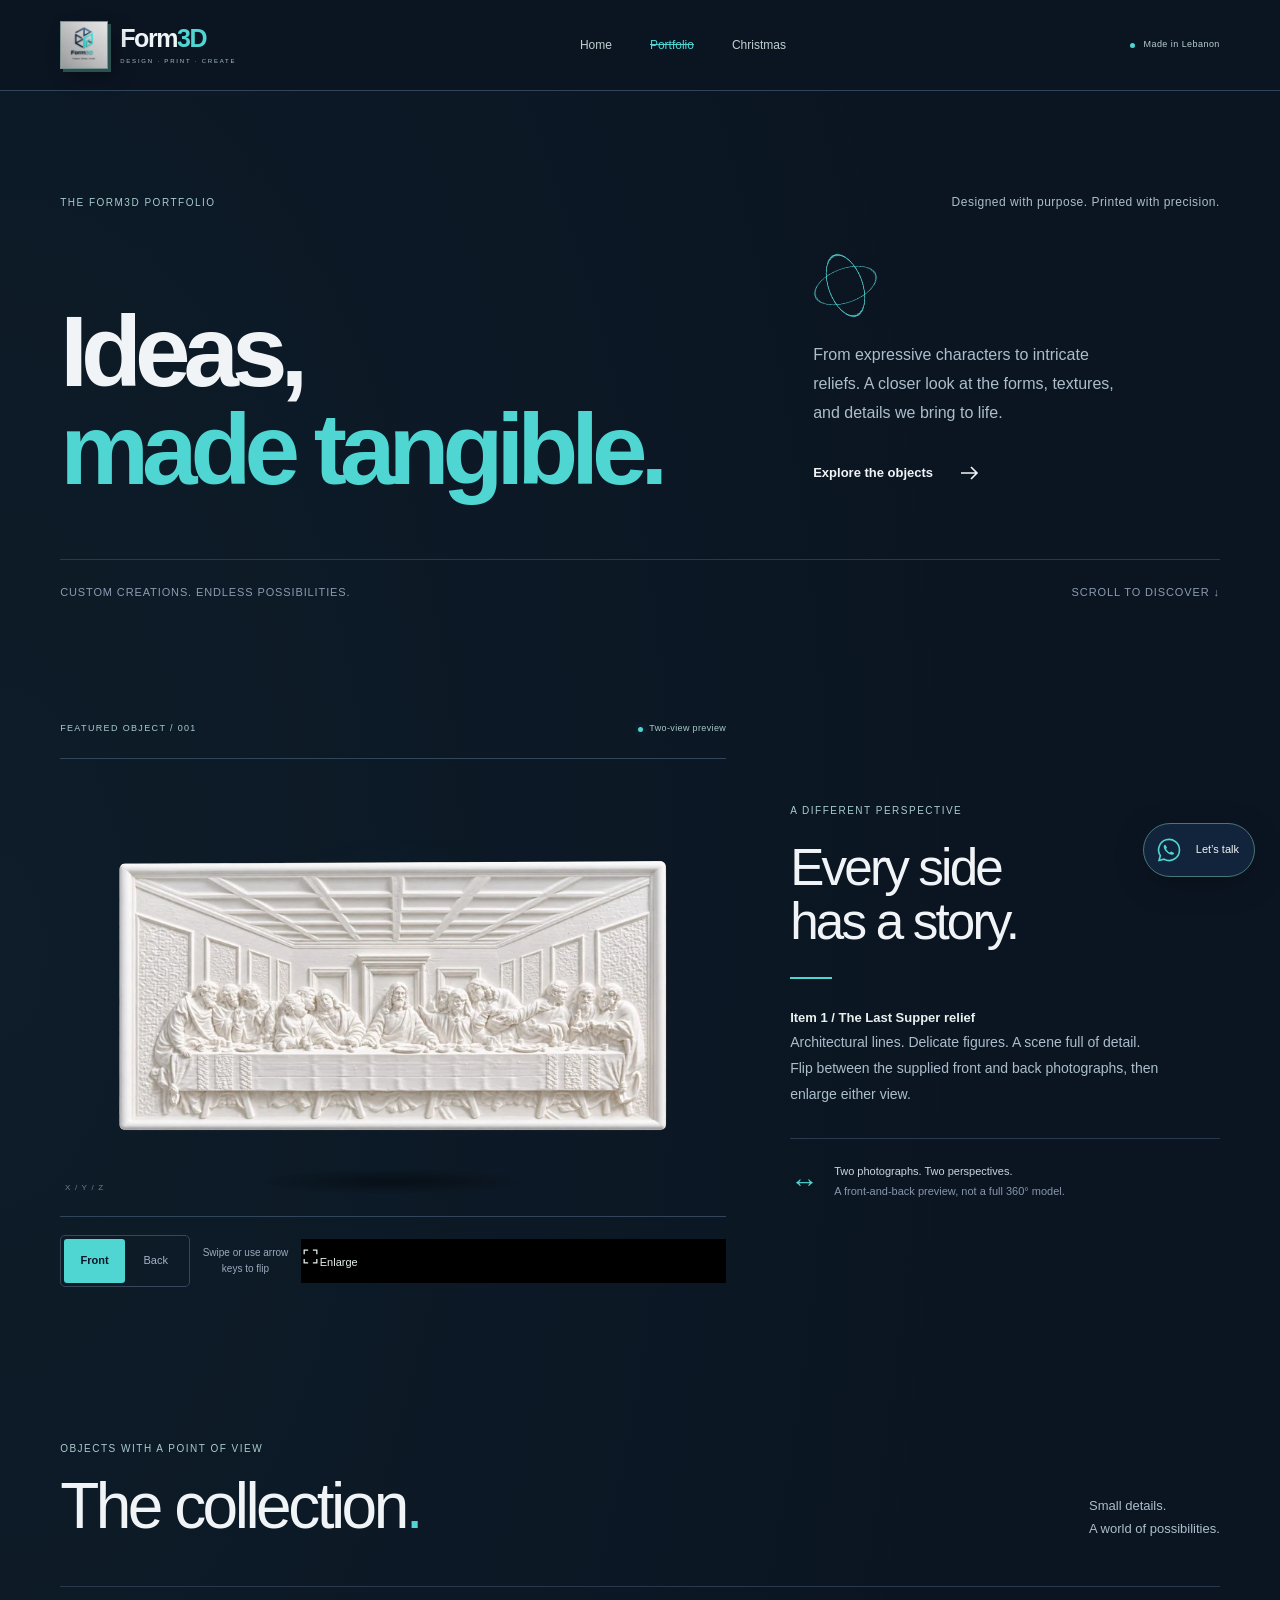
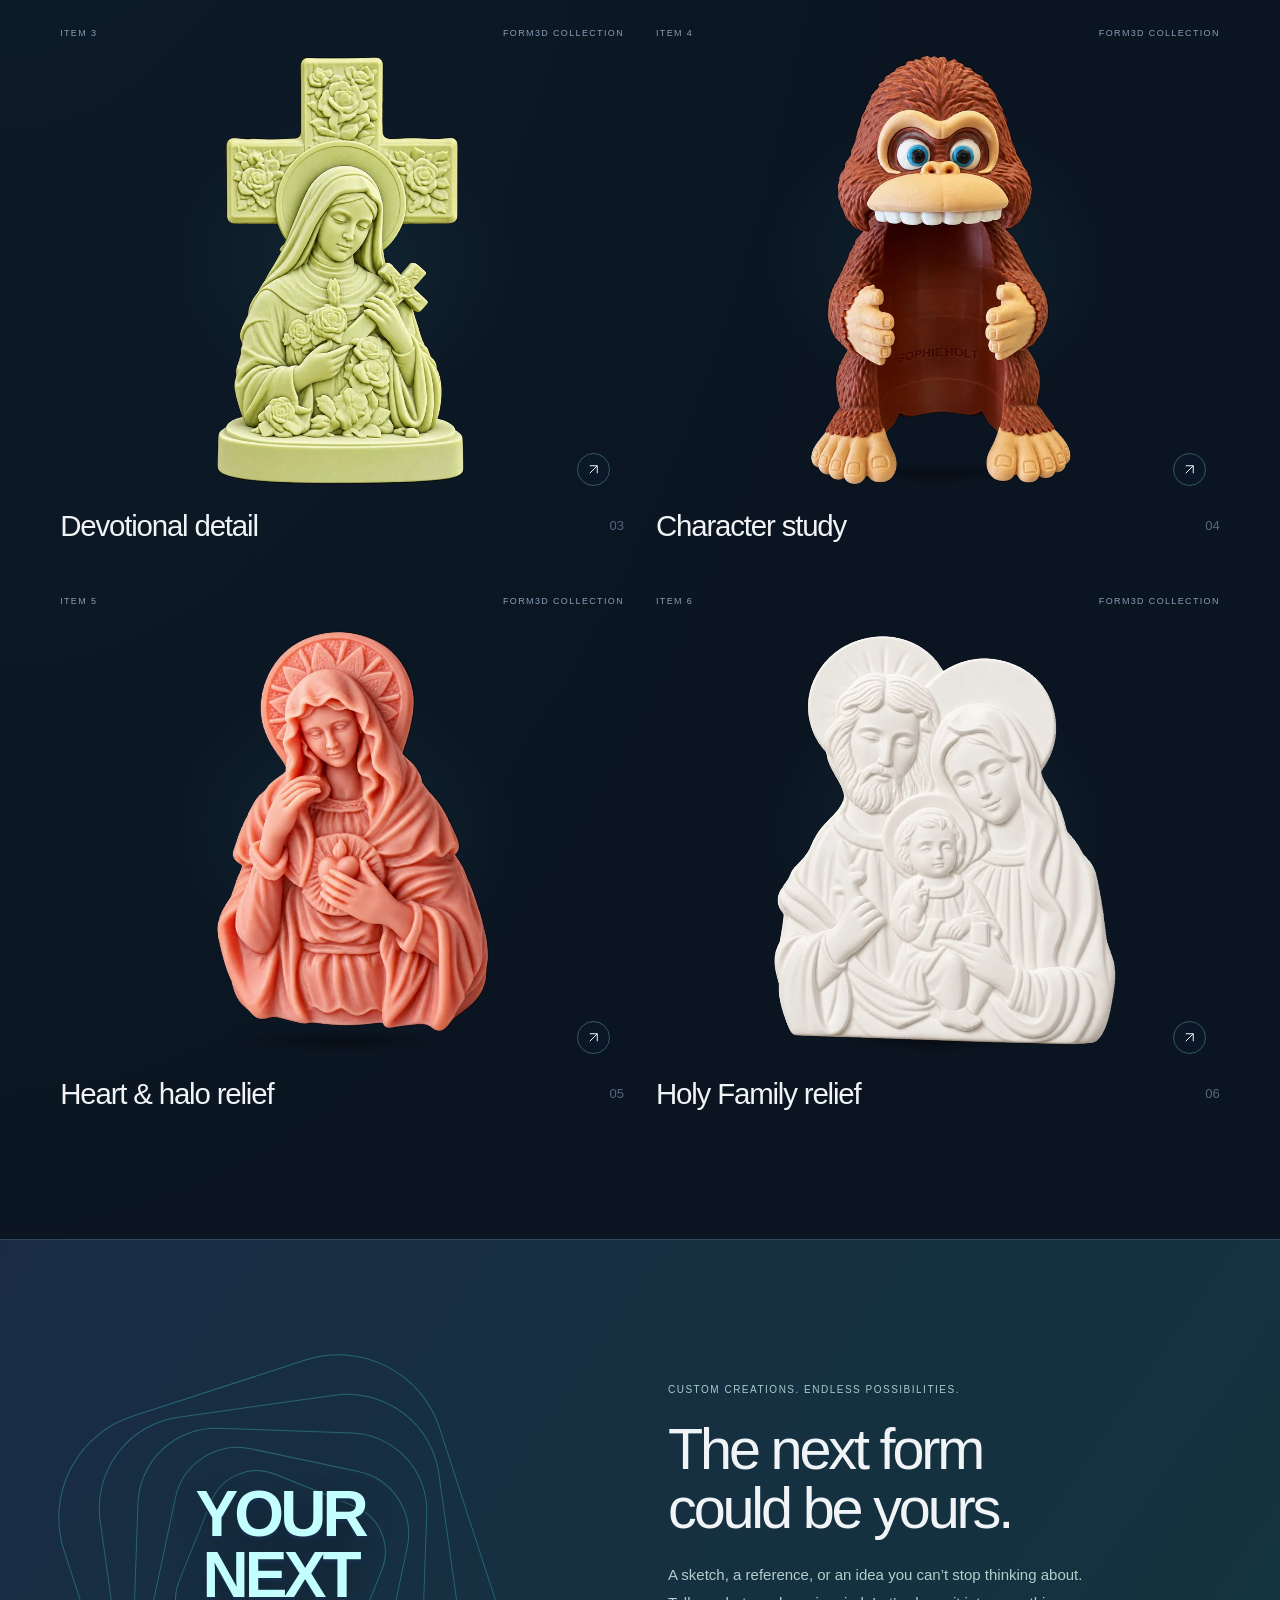
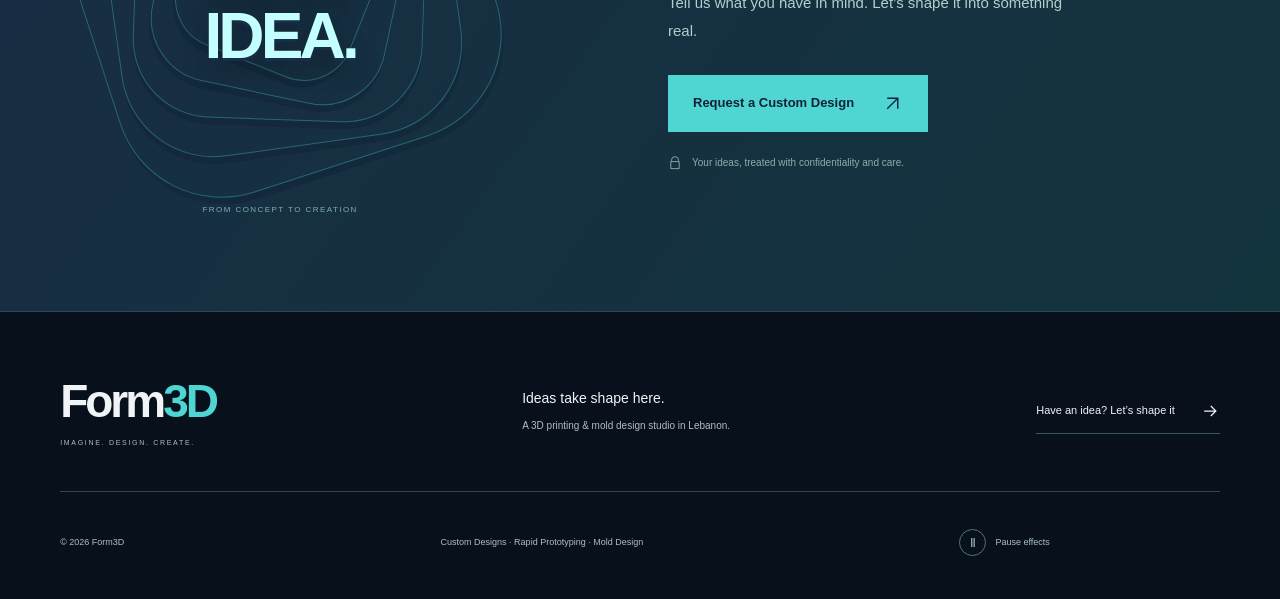
<file: portfolio.html>
<!doctype html>
<html lang="en" data-motion="off">
<head>
  <meta charset="utf-8">
  <meta name="viewport" content="width=device-width,initial-scale=1">
  <meta name="theme-color" content="#192c44">
  <title>Portfolio — Form3D</title>
  <meta name="description" content="Explore Form3D’s printed creations, inspect the details, and share your own idea for a custom design.">
  <meta property="og:title" content="Portfolio — Form3D">
  <meta property="og:description" content="Explore Form3D’s printed creations, inspect the details, and share your own idea for a custom design.">
  <meta property="og:type" content="website">
  <meta property="og:image" content="assets/images/logo.png">
  <link rel="icon" type="image/png" href="assets/images/logo.png">
  <link rel="stylesheet" href="assets/app.css">
  <script src="config.js"></script>
  <script defer src="assets/app.js"></script>
</head>
<body data-page="portfolio">
  <div id="root"><link rel="preload" as="image" href="assets/images/logo-400.webp"/><link rel="preload" as="image" imageSrcSet="assets/images/item-1-front-480.webp 480w, assets/images/item-1-front-800.webp 800w, assets/images/item-1-front.webp 1600w" imageSizes="(max-width: 760px) 92vw, (max-width: 1320px) 54vw, 740px"/><link rel="preload" as="image" imageSrcSet="assets/images/item-1-back-480.webp 480w, assets/images/item-1-back-800.webp 800w, assets/images/item-1-back.webp 1254w" imageSizes="(max-width: 760px) 92vw, (max-width: 1320px) 54vw, 740px"/><a class="skip-link" href="#main">Skip to content</a><header class="site-header" data-open="false"><div class="header-inner"><a class="brand" href="index.html" aria-label="Form3D home"><span class="brand-logo logo-tilt"><img src="assets/images/logo-400.webp" alt="" width="400" height="400" decoding="async"/></span><span class="brand-name">Form<span>3D</span><small>DESIGN · PRINT · CREATE</small></span></a><button type="button" class="menu-toggle" aria-controls="site-navigation" aria-expanded="false" aria-label="Open navigation" style="min-width:44px;min-height:44px"><span></span><span></span><span class="sr-only">Menu</span></button><nav id="site-navigation" class="site-navigation" aria-label="Main navigation" data-open="false"><a href="index.html">Home<span class="nav-indicator" aria-hidden="true"></span></a><a href="portfolio.html" aria-current="page">Portfolio<span class="nav-indicator" aria-hidden="true"></span></a><a href="christmas.html">Christmas<span class="nav-indicator" aria-hidden="true"></span></a></nav><span class="header-location"><i aria-hidden="true"></i> Made in Lebanon</span></div></header><main id="main" class="page-portfolio"><div class="portfolio-page"><section class="portfolio-intro container"><div class="portfolio-intro-overline reveal" data-reveal="rise"><p class="eyebrow">The Form3D portfolio</p><span>Designed with purpose. Printed with precision.</span></div><div class="portfolio-intro-grid"><h1 class="reveal" data-reveal="rise">Ideas,<br/><span>made tangible.</span></h1><div class="portfolio-intro-note reveal" data-reveal="rise"><span class="portfolio-orbit-mark" aria-hidden="true"><i></i><i></i><i></i></span><p>From expressive characters to intricate reliefs. A closer look at the forms, textures, and details we bring to life.</p><a href="#portfolio-collection" class="portfolio-text-link">Explore the objects <svg viewBox="0 0 24 24" fill="none" aria-hidden="true"><path d="M4 12h16m-6-6 6 6-6 6" stroke="currentColor" stroke-width="1.6"></path></svg></a></div></div><div class="portfolio-intro-bottom"><span>Custom creations. Endless possibilities.</span><span aria-hidden="true">Scroll to discover ↓</span></div></section><section class="portfolio-feature container" aria-labelledby="portfolio-feature-title"><div class="portfolio-feature-visual reveal" data-reveal="turn"><div class="portfolio-preview" data-viewer-mode="two-photographs"><div class="portfolio-preview-top"><span class="eyebrow">Featured object / 001</span><span class="portfolio-view-badge"><i></i>Two-view preview</span></div><div class="portfolio-flip-scene" tabindex="0" role="group" aria-label="Item 1 front and back photographs" aria-describedby="portfolio-flip-instructions"><div class="portfolio-flip-object"><div class="portfolio-flip-face portfolio-flip-face-0" aria-hidden="false"><img src="assets/images/item-1-front.webp" srcSet="assets/images/item-1-front-480.webp 480w, assets/images/item-1-front-800.webp 800w, assets/images/item-1-front.webp 1600w" sizes="(max-width: 760px) 92vw, (max-width: 1320px) 54vw, 740px" alt="White rectangular Last Supper relief, with detailed figures and a coffered ceiling." width="1600" height="878" loading="eager" decoding="async" draggable="false"/></div><div class="portfolio-flip-face portfolio-flip-face-1" aria-hidden="true"><img src="assets/images/item-1-back.webp" srcSet="assets/images/item-1-back-480.webp 480w, assets/images/item-1-back-800.webp 800w, assets/images/item-1-back.webp 1254w" sizes="(max-width: 760px) 92vw, (max-width: 1320px) 54vw, 740px" alt="Mint green rectangular form with the corresponding Last Supper relief." width="1254" height="1254" loading="eager" decoding="async" draggable="false"/></div></div><span class="portfolio-stage-coordinate" aria-hidden="true">X / Y / Z</span></div><div class="portfolio-preview-controls"><div class="portfolio-view-tabs" role="group" aria-label="Choose an Item 1 photograph"><button type="button" aria-pressed="true">Front</button><button type="button" aria-pressed="false">Back</button></div><span id="portfolio-flip-instructions" class="portfolio-flip-hint">Swipe or use arrow keys to flip</span><a aria-label="Enlarge Item 1 front photograph" href="assets/images/item-1-front.webp" class="photo-button portfolio-enlarge" aria-haspopup="dialog" data-photo-id="item-1-front"><svg viewBox="0 0 24 24" fill="none" aria-hidden="true"><path d="M9 4H4v5m11-5h5v5M4 15v5h5m11-5v5h-5" stroke="currentColor" stroke-width="1.6"></path></svg><span>Enlarge</span></a></div><span class="portfolio-sr-only" aria-live="polite">Front photograph selected.</span></div></div><div class="portfolio-feature-copy reveal" data-reveal="rise"><p class="eyebrow">A different perspective</p><h2 id="portfolio-feature-title">Every side<br/>has a story.</h2><div class="portfolio-feature-divider"></div><p class="portfolio-object-label">Item 1 / The Last Supper relief</p><p>Architectural lines. Delicate figures. A scene full of detail. Flip between the supplied front and back photographs, then enlarge either view.</p><div class="portfolio-preview-note"><span aria-hidden="true">↔</span><p>Two photographs. Two perspectives.<br/><span>A front-and-back preview, not a full 360° model.</span></p></div></div></section><section id="portfolio-collection" class="portfolio-collection container" aria-labelledby="portfolio-collection-title"><div class="portfolio-section-heading reveal" data-reveal="rise"><div><p class="eyebrow">Objects with a point of view</p><h2 id="portfolio-collection-title">The collection<span>.</span></h2></div><p>Small details.<br/>A world of possibilities.</p></div><div class="portfolio-product-grid"><article class="portfolio-product reveal" data-reveal="mask"><div class="portfolio-product-top"><span>Item 3</span><span>Form3D collection</span></div><a href="assets/images/item-3.webp" class="photo-button portfolio-product-photo" aria-label="View larger: Item 3 — Devotional detail" aria-haspopup="dialog" data-photo-id="item-3"><img src="assets/images/item-3.webp" srcSet="assets/images/item-3-480.webp 480w, assets/images/item-3-800.webp 800w, assets/images/item-3.webp 1254w" sizes="(max-width: 480px) 88vw, (max-width: 1320px) 43vw, 585px" alt="Pale green relief of Mary holding roses, set against an ornate cross on an oval base." width="1254" height="1254" loading="lazy" decoding="async"/><span class="portfolio-photo-action"><span>Explore the details</span><svg viewBox="0 0 24 24" fill="none" aria-hidden="true"><path d="M6 18 18 6M6 6h12v12" stroke="currentColor" stroke-width="1.6"></path></svg></span></a><div class="portfolio-product-info"><h3>Devotional detail</h3><span class="portfolio-product-number" aria-hidden="true">0<!-- -->3</span></div></article><article class="portfolio-product reveal" data-reveal="mask"><div class="portfolio-product-top"><span>Item 4</span><span>Form3D collection</span></div><a href="assets/images/item-4.webp" class="photo-button portfolio-product-photo" aria-label="View larger: Item 4 — Character study" aria-haspopup="dialog" data-photo-id="item-4"><img src="assets/images/item-4.webp" srcSet="assets/images/item-4-480.webp 480w, assets/images/item-4-800.webp 800w, assets/images/item-4.webp 1254w" sizes="(max-width: 480px) 88vw, (max-width: 1320px) 43vw, 585px" alt="Brown gorilla character with blue eyes, hands around an open center, and individually defined fur." width="1254" height="1254" loading="lazy" decoding="async"/><span class="portfolio-photo-action"><span>Explore the details</span><svg viewBox="0 0 24 24" fill="none" aria-hidden="true"><path d="M6 18 18 6M6 6h12v12" stroke="currentColor" stroke-width="1.6"></path></svg></span></a><div class="portfolio-product-info"><h3>Character study</h3><span class="portfolio-product-number" aria-hidden="true">0<!-- -->4</span></div></article><article class="portfolio-product reveal" data-reveal="mask"><div class="portfolio-product-top"><span>Item 5</span><span>Form3D collection</span></div><a href="assets/images/item-5.webp" class="photo-button portfolio-product-photo" aria-label="View larger: Item 5 — Heart &amp; halo relief" aria-haspopup="dialog" data-photo-id="item-5"><img src="assets/images/item-5.webp" srcSet="assets/images/item-5-480.webp 480w, assets/images/item-5-800.webp 800w, assets/images/item-5.webp 1254w" sizes="(max-width: 480px) 88vw, (max-width: 1320px) 43vw, 585px" alt="Coral relief of Mary with a radiating halo and a heart motif." width="1254" height="1254" loading="lazy" decoding="async"/><span class="portfolio-photo-action"><span>Explore the details</span><svg viewBox="0 0 24 24" fill="none" aria-hidden="true"><path d="M6 18 18 6M6 6h12v12" stroke="currentColor" stroke-width="1.6"></path></svg></span></a><div class="portfolio-product-info"><h3>Heart &amp; halo relief</h3><span class="portfolio-product-number" aria-hidden="true">0<!-- -->5</span></div></article><article class="portfolio-product reveal" data-reveal="mask"><div class="portfolio-product-top"><span>Item 6</span><span>Form3D collection</span></div><a href="assets/images/item-6.webp" class="photo-button portfolio-product-photo" aria-label="View larger: Item 6 — Holy Family relief" aria-haspopup="dialog" data-photo-id="item-6"><img src="assets/images/item-6.webp" srcSet="assets/images/item-6-480.webp 480w, assets/images/item-6-800.webp 800w, assets/images/item-6.webp 1254w" sizes="(max-width: 480px) 88vw, (max-width: 1320px) 43vw, 585px" alt="White relief of Mary, Joseph, and the child, framed by a heart-shaped outline." width="1254" height="1254" loading="lazy" decoding="async"/><span class="portfolio-photo-action"><span>Explore the details</span><svg viewBox="0 0 24 24" fill="none" aria-hidden="true"><path d="M6 18 18 6M6 6h12v12" stroke="currentColor" stroke-width="1.6"></path></svg></span></a><div class="portfolio-product-info"><h3>Holy Family relief</h3><span class="portfolio-product-number" aria-hidden="true">0<!-- -->6</span></div></article></div></section><section id="custom-design" class="portfolio-custom" aria-labelledby="portfolio-custom-title"><div class="container portfolio-custom-inner"><div class="portfolio-custom-art reveal" data-reveal="turn" aria-hidden="true"><div class="portfolio-contour contour-one"></div><div class="portfolio-contour contour-two"></div><div class="portfolio-contour contour-three"></div><div class="portfolio-contour contour-four"></div><div class="portfolio-contour contour-five"></div><span>YOUR<br/>NEXT<br/>IDEA.</span><small>FROM CONCEPT TO CREATION</small></div><div class="portfolio-custom-copy reveal" data-reveal="rise"><p class="eyebrow">Custom creations. Endless possibilities.</p><h2 id="portfolio-custom-title">The next form<br/>could be yours.</h2><p>A sketch, a reference, or an idea you can’t stop thinking about. Tell us what you have in mind. Let’s shape it into something real.</p><a class="button button-primary" href="https://docs.google.com/forms/d/e/1FAIpQLScGXVLMidrHlAr5kgEnBVzQpJKrs6BCNE2soXKfO91x8rTFzA/viewform?utm_source=ig&amp;utm_medium=social&amp;utm_content=link_in_bio" target="_blank" rel="noopener noreferrer">Request a Custom Design <svg viewBox="0 0 24 24" fill="none" aria-hidden="true"><path d="M6 18 18 6M6 6h12v12" stroke="currentColor" stroke-width="1.6"></path></svg></a><span class="portfolio-confidential"><svg viewBox="0 0 20 20" fill="none" aria-hidden="true"><path d="M5 8V6a5 5 0 0 1 10 0v2M4 8h12v10H4z" stroke="currentColor" stroke-width="1.3"></path></svg>Your ideas, treated with confidentiality and care.</span></div></div></section></div></main><footer class="site-footer"><div class="footer-top"><a href="index.html" class="footer-wordmark" aria-label="Form3D home">Form<span>3D</span><small>IMAGINE. DESIGN. CREATE.</small></a><p>Ideas take shape here.<br/><span>A 3D printing &amp; mold design studio in Lebanon.</span></p><a href="https://docs.google.com/forms/d/e/1FAIpQLScGXVLMidrHlAr5kgEnBVzQpJKrs6BCNE2soXKfO91x8rTFzA/viewform?utm_source=ig&amp;utm_medium=social&amp;utm_content=link_in_bio" class="text-link footer-cta" target="_blank" rel="noopener noreferrer">Have an idea? Let’s shape it <svg class="" viewBox="0 0 24 24" fill="none" aria-hidden="true"><path d="M5 12h14M13 6l6 6-6 6" stroke="currentColor" stroke-width="1.5"></path></svg></a></div><div class="footer-bottom"><span>© 2026 Form3D</span><span>Custom Designs · Rapid Prototyping · Mold Design</span><button type="button" class="motion-toggle" aria-pressed="false" disabled="" aria-label="Reduced motion is enabled in your device settings"><span aria-hidden="true">▷</span><span>Reduced motion</span></button></div></footer><a aria-label="Contact Form3D on WhatsApp" class="contact-dock whatsapp-float" href="#contact-notice" aria-haspopup="dialog" data-whatsapp=""><span class="contact-icon"><svg class="" viewBox="0 0 32 32" fill="none" aria-hidden="true"><path d="M27 15.5A11.5 11.5 0 0 1 10 25.6L4.5 27l1.4-5.4A11.5 11.5 0 1 1 27 15.5Z" stroke="currentColor" stroke-width="1.8"></path><path d="M11.4 9.7c-.7-.3-1.9.8-1.8 2.2.2 4.1 5.6 9 9.3 8.8 1.4 0 2.4-1.3 2.1-2l-3-1.5c-.5-.2-1.2 1.3-1.7 1.1-1.8-.8-3.1-2.2-4-3.9-.3-.5 1.1-1.2.9-1.7l-1.8-3Z" fill="currentColor"></path></svg></span><span class="contact-label">Let’s talk<span class="contact-subtitle">Your next idea starts here.</span></span><svg class="contact-arrow" viewBox="0 0 24 24" fill="none" aria-hidden="true"><path d="M5 12h14M13 6l6 6-6 6" stroke="currentColor" stroke-width="1.5"></path></svg></a><dialog id="contact-notice" class="contact-notice" aria-labelledby="contact-title" aria-describedby="contact-description"><button type="button" class="notice-close icon-button" aria-label="Close contact notice">×</button><span class="notice-icon"><svg class="" viewBox="0 0 32 32" fill="none" aria-hidden="true"><path d="M27 15.5A11.5 11.5 0 0 1 10 25.6L4.5 27l1.4-5.4A11.5 11.5 0 1 1 27 15.5Z" stroke="currentColor" stroke-width="1.8"></path><path d="M11.4 9.7c-.7-.3-1.9.8-1.8 2.2.2 4.1 5.6 9 9.3 8.8 1.4 0 2.4-1.3 2.1-2l-3-1.5c-.5-.2-1.2 1.3-1.7 1.1-1.8-.8-3.1-2.2-4-3.9-.3-.5 1.1-1.2.9-1.7l-1.8-3Z" fill="currentColor"></path></svg></span><p class="eyebrow">LET’S CREATE SOMETHING</p><h2 id="contact-title">WhatsApp ordering is coming soon.</h2><p id="contact-description">Please check back for the studio’s contact number. You can still share your custom idea with us.</p><a class="button button-primary button-dark" href="https://docs.google.com/forms/d/e/1FAIpQLScGXVLMidrHlAr5kgEnBVzQpJKrs6BCNE2soXKfO91x8rTFzA/viewform?utm_source=ig&amp;utm_medium=social&amp;utm_content=link_in_bio" target="_blank" rel="noopener noreferrer">Request a Custom Design <svg class="" viewBox="0 0 24 24" fill="none" aria-hidden="true"><path d="M5 12h14M13 6l6 6-6 6" stroke="currentColor" stroke-width="1.5"></path></svg></a><button type="button" class="text-button">Continue exploring</button></dialog><dialog id="image-viewer" class="image-viewer" aria-labelledby="viewer-title" aria-describedby="viewer-caption"><div class="viewer-top"><div><p class="eyebrow">A CLOSER LOOK</p><h2 id="viewer-title">Product preview</h2></div><button type="button" class="viewer-close icon-button" aria-label="Close image viewer">×</button></div><div class="viewer-media" style="touch-action:pan-y pinch-zoom"></div><div class="viewer-bottom"><p id="viewer-caption"></p><div class="viewer-controls"><button type="button" class="viewer-prev icon-button" aria-label="Previous photograph" hidden="">←</button><span id="viewer-counter" aria-live="polite" aria-atomic="true"></span><button type="button" class="viewer-next icon-button" aria-label="Next photograph" hidden="">→</button><button type="button" id="viewer-zoom" class="small-button viewer-zoom" aria-pressed="false" aria-label="Zoom photograph">Zoom +</button></div></div><p class="viewer-hint">Swipe or use the arrow keys to explore. Escape to close.</p></dialog></div>
</body>
</html>
</file>
<file: assets/app.css>
.portfolio-page{--portfolio-ink:#f4f7f7;--portfolio-muted:#a2afbf;--portfolio-aqua:#4fd5d2;background:#07121f;color:var(--portfolio-ink);overflow:clip}.portfolio-page button,.xmas-page button{font:inherit}.portfolio-page svg,.xmas-page svg{width:24px;height:24px;flex:none}.portfolio-page a,.portfolio-page button,.xmas-page a,.xmas-page button{-webkit-tap-highlight-color:transparent}.portfolio-page :focus-visible,.xmas-page :focus-visible{outline:2px solid #76fffc;outline-offset:6px}.portfolio-page .eyebrow{color:#a9cccb}.portfolio-intro{padding-top:clamp(60px,8vw,120px);padding-bottom:36px}.portfolio-intro-overline{display:flex;justify-content:space-between;gap:24px;align-items:center}.portfolio-intro-overline>span{font-size:12px;letter-spacing:.04em;color:var(--portfolio-muted)}.portfolio-intro-grid{display:grid;grid-template-columns:1.6fr 1fr;gap:clamp(30px,8vw,130px);align-items:end;padding:42px 0 60px}.portfolio-intro h1{font-size:clamp(60px,7.8vw,120px);font-weight:600;line-height:.98;letter-spacing:-.07em;margin:0}.portfolio-intro h1>span{color:var(--portfolio-aqua)}.portfolio-intro-note{max-width:320px;padding-bottom:4px}.portfolio-intro-note>p{font-size:16px;line-height:1.8;color:var(--portfolio-muted);margin:23px 0}.portfolio-orbit-mark{height:65px;width:65px;display:block;position:relative;transform:rotate(-20deg)}.portfolio-orbit-mark i{position:absolute;inset:0;border:1px solid var(--portfolio-aqua);border-radius:50%;transform:rotateX(58deg)}.portfolio-orbit-mark i:nth-child(2){transform:rotateY(58deg)}.portfolio-orbit-mark i:nth-child(3){transform:rotateY(-58deg)}.portfolio-text-link{display:inline-flex;gap:24px;align-items:center;min-height:44px;color:var(--portfolio-ink);font-size:13px;font-weight:600;text-decoration:none}.portfolio-text-link svg{transition:transform .3s}.portfolio-text-link:hover svg{transform:translate(5px)}.portfolio-intro-bottom{display:flex;justify-content:space-between;gap:24px;padding:24px 0;border-top:1px solid #29384c;color:#8c9cb0;font-size:11px;letter-spacing:.08em;text-transform:uppercase}.portfolio-feature{display:grid;grid-template-columns:1.55fr 1fr;gap:clamp(36px,5vw,90px);align-items:center;padding-top:40px;padding-bottom:clamp(75px,9vw,140px)}.portfolio-feature-visual{min-width:0;perspective:1300px}.portfolio-preview{background:#0b1727;border:1px solid #29394e;box-shadow:0 28px 65px #0004,8px 8px #0b1625,9px 9px #24354b;position:relative}.portfolio-preview-top{display:flex;justify-content:space-between;align-items:center;gap:12px;padding:22px 24px;border-bottom:1px solid #202f42}.portfolio-preview-top .eyebrow{font-size:9px;margin:0;line-height:1.5}.portfolio-view-badge{font-size:9px;letter-spacing:.04em;display:inline-flex;gap:6px;align-items:center;white-space:nowrap;color:#a8cac9}.portfolio-view-badge i{width:5px;height:5px;border-radius:50%;background:var(--portfolio-aqua);box-shadow:0 0 8px #4fd5d244}.portfolio-flip-scene{position:relative;width:100%;aspect-ratio:1.42;perspective:1500px;touch-action:pan-y pinch-zoom;isolation:isolate;background:#000}.portfolio-flip-object{position:absolute;inset:0;transform-style:preserve-3d;transition:transform .8s cubic-bezier(.2,.75,.15,1)}.portfolio-flip-object.is-back{transform:rotateY(180deg)}.portfolio-flip-face{position:absolute;inset:0;display:flex;align-items:center;justify-content:center;backface-visibility:hidden;-webkit-backface-visibility:hidden;background:#000}.portfolio-flip-face-1{transform:rotateY(180deg)}.portfolio-flip-face img{width:100%;height:100%;object-fit:contain;padding:clamp(14px,3vw,30px);user-select:none}.portfolio-stage-coordinate{position:absolute;bottom:12px;left:16px;color:#727d8a;letter-spacing:.15em;font-size:8px;pointer-events:none}.portfolio-preview-controls{display:flex;align-items:center;justify-content:space-between;gap:12px;padding:18px 20px;border-top:1px solid #202f42}.portfolio-view-tabs{display:flex;border:1px solid #36475c;border-radius:5px;padding:3px}.portfolio-view-tabs button{border:0;border-radius:3px;background:transparent;color:#a4b3c6;min-height:44px;min-width:61px;padding:8px 14px;font-size:11px;cursor:pointer;transition:background .25s,color .25s}.portfolio-view-tabs button[aria-pressed=true]{background:var(--portfolio-aqua);color:#091729;font-weight:700}.portfolio-flip-hint{max-width:102px;font-size:10px;line-height:1.6;color:#9baabd;text-align:center}.portfolio-enlarge{border:0;color:#e5eeee;background:transparent;display:flex;align-items:center;gap:8px;min-height:44px;cursor:pointer;font-size:11px!important;padding:8px 0;text-decoration:none}.portfolio-enlarge svg{width:19px;height:19px}.portfolio-feature-copy h2{font-size:clamp(38px,4vw,64px);font-weight:500;line-height:1.06;letter-spacing:-.055em;margin:22px 0 28px}.portfolio-feature-divider{width:42px;height:2px;background:var(--portfolio-aqua);margin-bottom:27px}.portfolio-feature-copy>p:not(.eyebrow){color:var(--portfolio-muted);font-size:14px;line-height:1.85;max-width:370px}.portfolio-feature-copy .portfolio-object-label{color:#e9f0f0!important;font-weight:600;font-size:13px!important}.portfolio-preview-note{display:flex;align-items:center;gap:16px;margin-top:30px;padding-top:22px;border-top:1px solid #29384c}.portfolio-preview-note>span{color:var(--portfolio-aqua);font-size:28px}.portfolio-preview-note p{font-size:11px;line-height:1.8;margin:0;color:#cbd4df}.portfolio-preview-note p span{color:#8797ac}.portfolio-sr-only{position:absolute;width:1px;height:1px;margin:-1px;padding:0;overflow:hidden;clip:rect(0,0,0,0);white-space:nowrap;border:0}.portfolio-collection{padding-top:20px;padding-bottom:clamp(80px,10vw,150px);scroll-margin-top:110px}.portfolio-section-heading{display:flex;justify-content:space-between;align-items:end;gap:30px;padding-bottom:45px;border-bottom:1px solid #29384c;margin-bottom:40px}.portfolio-section-heading h2{font-size:clamp(42px,5vw,70px);letter-spacing:-.055em;font-weight:500;line-height:1.08;margin:15px 0 0}.portfolio-section-heading h2 span{color:var(--portfolio-aqua)}.portfolio-section-heading>p{font-size:13px;line-height:1.8;color:var(--portfolio-muted);margin:0}.portfolio-product-grid{display:grid;grid-template-columns:repeat(2,minmax(0,1fr));gap:52px 32px}.portfolio-product{min-width:0}.portfolio-product-top{display:flex;justify-content:space-between;gap:12px;align-items:center;padding:0 0 14px;font-size:9px;text-transform:uppercase;letter-spacing:.15em;color:#8a9eb7}.portfolio-product-photo{display:block;position:relative;isolation:isolate;width:100%;aspect-ratio:1.13;border:1px solid #212e3e;background:#000;cursor:zoom-in;overflow:hidden;padding:clamp(20px,3vw,40px);transition:border-color .3s,box-shadow .3s}.portfolio-product-photo img{width:100%;height:100%;object-fit:contain;display:block;transition:transform .65s cubic-bezier(.2,.65,.2,1)}.portfolio-photo-action{position:absolute;inset:auto 22px 18px;display:flex;align-items:center;justify-content:space-between;gap:16px;color:#eaf9f9;text-shadow:0 1px 5px #000;font-size:10px;letter-spacing:.03em}.portfolio-photo-action>span{opacity:0;transform:translateY(5px);transition:opacity .3s,transform .3s}.portfolio-photo-action svg{width:33px;height:33px;padding:8px;border:1px solid #355b5a;background:#0d1a2b99;border-radius:50%;margin-left:auto}.portfolio-product-photo:hover,.portfolio-product-photo:focus-visible{border-color:#4d9997;box-shadow:0 15px 35px #0003}.portfolio-product-photo:hover img,.portfolio-product-photo:focus-visible img{transform:scale(1.025)}.portfolio-product-photo:hover .portfolio-photo-action>span,.portfolio-product-photo:focus-visible .portfolio-photo-action>span{opacity:1;transform:translateY(0)}.portfolio-product-info{display:flex;align-items:center;justify-content:space-between;gap:16px;padding:22px 0 0}.portfolio-product-info h3{font-size:clamp(21px,2.3vw,31px);font-weight:500;letter-spacing:-.04em;line-height:1.2;margin:0}.portfolio-product-number{color:#55687f;font-size:13px;font-variant-numeric:tabular-nums}.portfolio-custom{position:relative;background:#102239;border-top:1px solid #285453;overflow:clip}.portfolio-custom-inner{display:grid;grid-template-columns:1fr 1.15fr;gap:clamp(40px,10vw,150px);align-items:center;padding-top:clamp(75px,9vw,135px);padding-bottom:clamp(75px,9vw,135px)}.portfolio-custom-art{aspect-ratio:1;position:relative;max-width:440px;display:flex;align-items:center;justify-content:center;isolation:isolate}.portfolio-contour{position:absolute;inset:5%;border:1px solid #49dfdc50;border-radius:27%;transform:rotate(-18deg);box-shadow:0 7px #06122230}.portfolio-contour.contour-two{inset:11%;transform:rotate(-8deg)}.portfolio-contour.contour-three{inset:17%;transform:rotate(2deg)}.portfolio-contour.contour-four{inset:23%;transform:rotate(12deg)}.portfolio-contour.contour-five{inset:29%;transform:rotate(22deg)}.portfolio-custom-art>span{position:relative;z-index:1;font-weight:600;font-size:clamp(40px,5vw,76px);letter-spacing:-.06em;line-height:.95;text-align:center;color:#c3fffe;text-shadow:0 3px 0 #172e4a,0 10px 28px #0004}.portfolio-custom-art>small{position:absolute;bottom:-20px;color:#7fafae;letter-spacing:.18em;font-size:8px}.portfolio-custom-copy h2{font-size:clamp(42px,4.5vw,68px);line-height:1.04;letter-spacing:-.055em;font-weight:500;margin:22px 0}.portfolio-custom-copy>p:not(.eyebrow){font-size:15px;line-height:1.85;color:#b3cecd;max-width:420px;margin-bottom:30px}.portfolio-custom-copy .button{min-height:54px;font-size:13px}.portfolio-confidential{display:flex;align-items:center;gap:10px;margin-top:23px;color:#89afae;font-size:10px;line-height:1.6}.portfolio-confidential svg{width:14px;height:14px}.xmas-page{--xmas-gold:#4fd5d2;--xmas-cream:#e7f7f7;--xmas-muted:#a7b9b9;background:#0c1521;color:var(--xmas-cream);overflow:clip}.xmas-page .eyebrow{color:#b8c9c9;font-size:10px}.xmas-page em{font-family:Georgia,Times New Roman,serif;font-weight:400;color:var(--xmas-gold)}.xmas-hero{position:relative;isolation:isolate;background:radial-gradient(ellipse at 72% 30%,#23354b3f,transparent 55%),#101c2b;overflow:clip}.xmas-hero-inner{display:grid;grid-template-columns:1fr 1.16fr;gap:clamp(35px,6vw,90px);align-items:center;padding-top:clamp(65px,7vw,110px);padding-bottom:65px}.xmas-hero-copy{min-width:0}.xmas-hero-copy .eyebrow{display:flex;align-items:center;gap:12px;line-height:1.8;margin-bottom:28px}.xmas-tiny-star{font-size:19px;color:var(--xmas-gold)}.xmas-hero h1{font-size:clamp(65px,7.2vw,106px);line-height:.96;letter-spacing:-.06em;font-weight:500;margin:0 0 30px}.xmas-hero h1 em{font-size:1.12em;line-height:1.1;letter-spacing:-.065em}.xmas-hero-copy>p:not(.eyebrow){color:#b7cbcb;font-size:15px;line-height:1.9;margin:0 0 28px}.xmas-button-gold{display:inline-flex;align-items:center;justify-content:center;gap:22px;min-height:54px;padding:15px 24px;background:var(--xmas-gold)!important;border:1px solid var(--xmas-gold)!important;color:#162130!important;text-decoration:none;border-radius:3px;font-size:12px;font-weight:700;transition:background .3s,transform .3s}.xmas-button-gold:hover{background:#aef7f5!important;transform:translateY(-2px)}.xmas-button-gold svg{width:19px;height:19px}.xmas-hero-art{position:relative;padding:25px 0 35px;min-width:0}.xmas-collection-frame{padding:12px;background:#101925;border:1px solid #548d8c44;box-shadow:0 30px 70px #0005,8px 8px #111e2e,9px 9px #4a918f55;transform:rotate(-1deg)}.xmas-collection-photo{display:block;position:relative;cursor:zoom-in;width:100%;border:0;padding:0;background:#101821}.xmas-collection-photo img{display:block;width:100%;height:auto;object-fit:contain;aspect-ratio:1200/896}.xmas-collection-zoom{position:absolute;bottom:15px;right:15px;width:36px;height:36px;display:grid;place-items:center;border:1px solid #9ed5d4;background:#101822c9;color:#baf3f2;font-size:24px;border-radius:50%;transition:transform .3s}.xmas-collection-photo:hover .xmas-collection-zoom{transform:rotate(90deg)}.xmas-collection-caption{display:flex;justify-content:space-between;gap:12px;padding:17px 5px 7px;color:#a7d6d5;text-transform:uppercase;letter-spacing:.12em;font-size:8px;line-height:1.5}.xmas-handwritten{display:block;text-align:center;font:italic 20px/1.5 Georgia,serif;letter-spacing:-.02em;color:#a4d5d4;margin-top:29px}.xmas-hanging-ornament{position:absolute;top:-57px;right:15px;color:#76d1cf;font-size:47px;z-index:1;display:flex;flex-direction:column;align-items:center;transform-origin:50% 0;animation:xmas-sway 7s ease-in-out infinite;line-height:1}.xmas-hanging-ornament span{width:1px;height:90px;background:linear-gradient(transparent,#76bcba)}.xmas-hero-bottom{display:flex;justify-content:space-between;gap:24px;padding-top:23px;padding-bottom:23px;border-top:1px solid #405a593f;font-size:10px;letter-spacing:.07em;color:#93abaa}.xmas-snow{position:absolute;inset:0;z-index:-1;pointer-events:none;overflow:hidden}.xmas-snow i{position:absolute;width:3px;height:3px;border-radius:50%;background:#b9fffd;opacity:0;left:calc(4% + var(--flake)*10%);top:-10px;animation:xmas-fall calc(13s + var(--flake)*.9s) linear infinite;animation-delay:calc(var(--flake)*-2.3s)}.xmas-snow i:nth-child(3n){width:2px;height:2px}.xmas-snow i:nth-child(2n){background:#e4fffe}.xmas-products{padding-top:clamp(75px,9vw,130px);padding-bottom:clamp(75px,9vw,130px);scroll-margin-top:110px}.xmas-section-heading{display:flex;justify-content:space-between;align-items:end;gap:40px;margin-bottom:50px}.xmas-section-heading h2{font-weight:500;font-size:clamp(43px,4.5vw,68px);letter-spacing:-.055em;line-height:1.05;margin:20px 0 0}.xmas-section-heading>p{font-size:13px;line-height:1.8;color:var(--xmas-muted);max-width:310px;margin:0 0 5px}.xmas-products-grid{display:grid;grid-template-columns:repeat(3,minmax(0,1fr));gap:44px 27px}.xmas-product{min-width:0;background:#101b2a;border:1px solid #34504f;transition:border-color .35s,box-shadow .35s}.xmas-product:hover{border-color:#527d7c;box-shadow:0 16px 35px #0002}.xmas-product-overline{display:flex;justify-content:space-between;align-items:center;gap:12px;padding:15px 18px;color:#9eb4b4;font-size:8px;letter-spacing:.15em;text-transform:uppercase}.xmas-product-overline>span:last-child{font-size:12px;color:var(--xmas-gold)}.xmas-product-photo{border:0;background:#000;display:block;position:relative;isolation:isolate;width:100%;aspect-ratio:1;cursor:zoom-in;padding:20px;overflow:hidden}.xmas-product-photo-light{background:#fff}.xmas-product-photo img{width:100%;height:100%;display:block;object-fit:contain;transform-origin:50% 15%;transition:transform .7s cubic-bezier(.2,.7,.2,1)}.xmas-product-photo:hover img,.xmas-product-photo:focus-visible img{transform:rotate(1.8deg) scale(1.02)}.xmas-product-enlarge{position:absolute;bottom:12px;right:12px;background:#131e2bd9;border:1px solid #5b7877;border-radius:50%;height:30px;width:30px;font-size:21px;display:grid;place-items:center;color:#a9dddc;transition:transform .3s}.xmas-product-photo:hover .xmas-product-enlarge{transform:rotate(90deg)}.xmas-product-info{padding:23px 22px 18px}.xmas-product-info>p{font-size:9px;letter-spacing:.12em;text-transform:uppercase;color:#93b0af;margin:0 0 10px}.xmas-product-info h3{font-size:clamp(20px,1.8vw,27px);line-height:1.2;letter-spacing:-.035em;font-weight:500;min-height:2.4em;margin:0 0 16px;max-width:250px}.xmas-product-order{color:#9edfde;display:flex;align-items:center;justify-content:space-between;gap:12px;text-decoration:none;min-height:45px;border-top:1px solid #405555;padding-top:14px;font-size:11px}.xmas-product-order svg{width:18px;height:18px;transition:transform .3s}.xmas-product-order:hover svg{transform:translate(4px)}.xmas-order-section{padding-bottom:clamp(80px,10vw,150px);scroll-margin-top:110px}.xmas-order-panel{display:grid;grid-template-columns:1.1fr 1fr;gap:clamp(35px,8vw,120px);align-items:center;padding:clamp(35px,5vw,75px);background:radial-gradient(ellipse at 90% 0,#38565555,transparent 60%),#172639;border:1px solid #3e6261;position:relative;isolation:isolate}.xmas-order-copy{position:relative}.xmas-order-star{font-size:51px;color:var(--xmas-gold);display:block;line-height:1;margin:0 0 25px}.xmas-order-copy h2{font-size:clamp(44px,4.5vw,66px);letter-spacing:-.055em;line-height:1.07;font-weight:500;margin:20px 0}.xmas-order-copy>p:not(.eyebrow){font-size:13px;line-height:1.85;color:#aec3c3;max-width:340px;margin:22px 0 0}.xmas-order-form{min-width:0;padding-top:20px}.xmas-order-selected{display:flex;align-items:center;gap:20px;margin-bottom:30px}.xmas-order-selected img{width:80px;height:80px;object-fit:contain;flex:none;border:1px solid #4c6665;background:#000;border-radius:4px}.xmas-order-selected div{min-width:0}.xmas-order-selected span{display:block;color:#a0b6b6;font-size:10px;margin-bottom:8px}.xmas-order-selected strong{font-size:21px;letter-spacing:-.03em;line-height:1.2;font-weight:500;display:block}.xmas-order-form label{display:block;font-size:11px;color:#cadbdb;margin:0 0 11px}.xmas-order-form select{color:#e8f4f4;border:1px solid #5e8180;background:#121e2d;width:100%;min-height:54px;padding:12px 14px;font-family:inherit;font-size:12px;border-radius:3px;margin-bottom:15px;cursor:pointer}.xmas-order-form select option{background:#131e2b;color:#ecf5f5}.xmas-order-form>.button{width:100%;gap:12px}.xmas-order-form>.button svg:last-child{margin-left:auto}.xmas-order-form>.button svg:first-child{width:23px;height:23px}.xmas-order-note{font-size:10px;line-height:1.7;color:#a5b8b8;text-align:center;margin:14px 0 0}@keyframes xmas-sway{0%,to{transform:rotate(-4deg)}50%{transform:rotate(5deg)}}@keyframes xmas-fall{0%{opacity:0;transform:translate3d(0,-15px,0)}15%{opacity:.48}80%{opacity:.35}to{opacity:0;transform:translate3d(30px,820px,0)}}@media(min-width:1600px){.portfolio-intro-grid{gap:150px}.xmas-hero-inner{gap:90px}}@media(max-width:1050px){.portfolio-intro-grid{grid-template-columns:1.5fr 1fr;gap:35px}.portfolio-intro h1{font-size:clamp(62px,8vw,90px)}.portfolio-feature{grid-template-columns:1.45fr 1fr;gap:35px}.portfolio-preview-top{padding:18px 16px}.portfolio-preview-controls{padding:14px 13px;gap:8px}.portfolio-flip-hint{display:none}.portfolio-feature-copy h2{font-size:44px}.portfolio-custom-inner{gap:55px}.xmas-hero-inner{gap:35px}.xmas-hero h1{font-size:clamp(62px,8vw,85px)}.xmas-collection-caption{font-size:7px;letter-spacing:.08em}.xmas-products-grid{gap:30px 18px}.xmas-product-info{padding:20px 16px 15px}.xmas-product-info h3{font-size:21px}.xmas-order-panel{gap:40px;padding:40px}}@media(max-width:760px){.portfolio-intro-overline>span{display:none}.portfolio-intro{padding-top:55px}.portfolio-intro-grid{grid-template-columns:1fr;padding:30px 0 35px;gap:30px}.portfolio-intro h1{font-size:clamp(59px,11.5vw,86px)}.portfolio-intro-note{max-width:500px;display:grid;grid-template-columns:52px 1fr;column-gap:20px;align-items:center}.portfolio-orbit-mark{width:48px;height:48px;grid-row:1/3}.portfolio-intro-note>p{margin:0;font-size:13px;line-height:1.8}.portfolio-intro-note .portfolio-text-link{grid-column:2;font-size:11px}.portfolio-intro-bottom{font-size:8px;line-height:1.8;gap:20px}.portfolio-intro-bottom>span:last-child{max-width:80px;text-align:right}.portfolio-feature{grid-template-columns:1fr;gap:45px;padding-top:20px;padding-bottom:75px}.portfolio-feature-copy{display:grid;grid-template-columns:1fr 1fr;column-gap:30px}.portfolio-feature-copy .eyebrow,.portfolio-feature-copy h2{grid-column:1}.portfolio-feature-copy h2{margin-top:14px;margin-bottom:16px;font-size:44px}.portfolio-feature-copy .portfolio-feature-divider{display:none}.portfolio-feature-copy .portfolio-object-label{grid-column:2;grid-row:1/3;align-self:start;margin:0;padding-top:1px}.portfolio-feature-copy>p:not(.eyebrow):not(.portfolio-object-label){grid-column:2;grid-row:2/4;margin:27px 0 0;font-size:12px}.portfolio-preview-note{grid-column:1/-1;margin-top:20px}.portfolio-preview-top{padding:20px}.portfolio-preview-controls{padding:15px 20px}.portfolio-flip-hint{display:block;max-width:none}.portfolio-flip-scene{aspect-ratio:1.45}.portfolio-section-heading{padding-bottom:28px;margin-bottom:30px}.portfolio-section-heading h2{font-size:45px}.portfolio-section-heading>p{font-size:11px}.portfolio-product-grid{gap:35px 18px}.portfolio-product-top{font-size:8px;letter-spacing:.08em;line-height:1.5}.portfolio-product-top>span:last-child{display:none}.portfolio-product-photo{aspect-ratio:.88;padding:16px}.portfolio-product-info{padding-top:16px}.portfolio-product-info h3{font-size:21px}.portfolio-product-number{font-size:11px}.portfolio-photo-action{inset:auto 10px 10px}.portfolio-photo-action>span{display:none}.portfolio-custom-inner{grid-template-columns:.8fr 1.2fr;gap:30px}.portfolio-custom-art>span{font-size:43px}.portfolio-custom-art>small{font-size:6px;letter-spacing:.1em;text-align:center}.portfolio-custom-copy h2{font-size:41px}.portfolio-custom-copy>p:not(.eyebrow){font-size:13px}.portfolio-custom-copy .button{font-size:11px;gap:12px;padding:14px}.portfolio-confidential{font-size:9px}.xmas-hero-inner{grid-template-columns:1fr;padding-top:50px;padding-bottom:30px;gap:30px}.xmas-hero-copy{position:relative}.xmas-hero h1{font-size:clamp(72px,12vw,96px);line-height:.95}.xmas-hero-copy>p:not(.eyebrow){font-size:14px}.xmas-hero-copy .eyebrow{margin-bottom:23px}.xmas-hero-art{max-width:630px;width:100%;padding:15px 0 20px}.xmas-hanging-ornament{top:-90px;right:18px;font-size:42px}.xmas-hanging-ornament span{height:74px}.xmas-collection-caption{font-size:8px}.xmas-hero-bottom{font-size:8px;letter-spacing:.03em;line-height:1.8;gap:16px}.xmas-hero-bottom>span:last-child{text-align:right}.xmas-section-heading{gap:25px;align-items:end;margin-bottom:35px}.xmas-section-heading h2{font-size:43px}.xmas-section-heading>p{font-size:11px;max-width:180px}.xmas-products-grid{grid-template-columns:repeat(2,minmax(0,1fr));gap:24px 17px}.xmas-product-photo{padding:15px}.xmas-product-info{padding:18px 15px 13px}.xmas-product-info h3{font-size:21px}.xmas-product-order{font-size:10px}.xmas-order-panel{grid-template-columns:1fr 1fr;gap:30px;padding:32px}.xmas-order-copy h2{font-size:42px}.xmas-order-copy>p:not(.eyebrow){font-size:12px}.xmas-order-copy .eyebrow{font-size:8px}.xmas-order-selected{gap:12px}.xmas-order-selected img{width:65px;height:65px}.xmas-order-selected strong{font-size:18px}.xmas-order-form>.button{font-size:10px;padding:14px 12px;gap:7px}.xmas-order-form select{font-size:11px;padding:12px 9px}}@media(max-width:480px){.portfolio-intro h1{font-size:clamp(46px,12.1vw,68px)}.portfolio-intro-grid{gap:25px}.portfolio-intro-note{grid-template-columns:1fr}.portfolio-orbit-mark{display:none}.portfolio-intro-note .portfolio-text-link{grid-column:1}.portfolio-intro-note>p{max-width:330px}.portfolio-preview-top{padding:16px 12px;gap:8px}.portfolio-preview-top .eyebrow{font-size:8px}.portfolio-view-badge{font-size:8px;gap:4px}.portfolio-flip-scene{aspect-ratio:1.15}.portfolio-flip-face img{padding:12px}.portfolio-preview-controls{padding:12px;gap:8px}.portfolio-view-tabs button{min-width:53px;min-height:44px;padding:8px 12px}.portfolio-flip-hint{display:none}.portfolio-enlarge{font-size:10px!important;gap:6px}.portfolio-feature-copy{display:block}.portfolio-feature-copy h2{font-size:44px}.portfolio-feature-copy .portfolio-object-label{margin-top:25px}.portfolio-feature-copy>p:not(.eyebrow):not(.portfolio-object-label){margin-top:12px;font-size:13px}.portfolio-preview-note{margin-top:23px}.portfolio-section-heading{display:block}.portfolio-section-heading>p{margin-top:18px}.portfolio-section-heading>p br{display:none}.portfolio-section-heading h2{font-size:43px}.portfolio-product-grid{grid-template-columns:1fr;gap:34px}.portfolio-product-top>span:last-child{display:block}.portfolio-product-photo{aspect-ratio:1.08;padding:22px}.portfolio-product-info h3{font-size:25px}.portfolio-product-number{font-size:13px}.portfolio-custom-inner{grid-template-columns:1fr;gap:55px}.portfolio-custom-art{width:72%;max-width:270px;margin:auto}.portfolio-custom-art>span{font-size:50px}.portfolio-custom-art>small{font-size:7px;bottom:-10px}.portfolio-custom-copy h2{font-size:43px}.portfolio-custom-copy .button{font-size:12px;padding:15px 20px}.portfolio-confidential{font-size:9px}.xmas-hero-copy .eyebrow{font-size:8px;gap:9px}.xmas-hero h1{font-size:clamp(52px,17.1vw,82px)}.xmas-button-gold{font-size:11px;padding:14px 20px}.xmas-hero-art{padding-top:18px}.xmas-hanging-ornament{font-size:38px;top:-91px;right:6px}.xmas-collection-frame{padding:8px}.xmas-collection-caption{font-size:6px;padding:13px 2px 6px;letter-spacing:.06em}.xmas-handwritten{font-size:18px;margin-top:24px}.xmas-hero-bottom{font-size:8px;gap:20px}.xmas-hero-bottom>span{max-width:145px}.xmas-section-heading{display:block}.xmas-section-heading h2{font-size:45px}.xmas-section-heading>p{max-width:none;margin-top:22px;font-size:12px}.xmas-products-grid{gap:24px 13px}.xmas-product-overline{padding:12px 10px;font-size:6px;letter-spacing:.1em}.xmas-product-photo{padding:10px;aspect-ratio:.88}.xmas-product-info{padding:15px 11px 11px}.xmas-product-info>p{font-size:6px;letter-spacing:.08em}.xmas-product-info h3{font-size:18px;min-height:3.6em;margin-bottom:12px;line-height:1.15}.xmas-product-order{font-size:9px;line-height:1.5;gap:6px;min-height:48px;padding-top:10px;align-items:center}.xmas-product-order svg{width:15px;height:15px}.xmas-product-enlarge{right:8px;bottom:8px;height:26px;width:26px;font-size:18px}.xmas-order-panel{grid-template-columns:1fr;padding:30px 23px;gap:28px}.xmas-order-star{font-size:43px;margin-bottom:22px}.xmas-order-copy h2{font-size:45px}.xmas-order-copy>p:not(.eyebrow){font-size:13px}.xmas-order-form{padding-top:0}.xmas-order-selected{margin-bottom:24px}.xmas-order-selected img{width:70px;height:70px}.xmas-order-selected strong{font-size:22px}.xmas-order-form>.button{font-size:12px;gap:10px;padding:14px 18px}.xmas-order-form select{font-size:12px;padding:12px}.xmas-order-note{font-size:9px}}@media(max-width:350px){.portfolio-preview-top{flex-wrap:wrap}.portfolio-preview-controls{padding:10px}.portfolio-enlarge span{display:none}.portfolio-enlarge{min-width:44px;justify-content:center}.portfolio-custom-copy .button{font-size:10px;padding:13px 15px}.xmas-products-grid{grid-template-columns:1fr}.xmas-product-photo{aspect-ratio:1;padding:20px}.xmas-product-overline{font-size:8px;padding:15px}.xmas-product-info{padding:22px 18px 16px}.xmas-product-info>p{font-size:8px}.xmas-product-info h3{font-size:25px;min-height:0;margin-bottom:20px}.xmas-product-order{font-size:11px}.xmas-order-panel{padding:27px 18px}}@media(hover:none){.portfolio-photo-action>span{opacity:1;transform:none}.portfolio-product-photo img,.xmas-product-photo img{transform:none!important}.xmas-product-order{min-height:48px}}html[data-motion=off] .portfolio-page *,html[data-motion=off] .xmas-page *{animation:none!important;transition:none!important;scroll-behavior:auto!important}html[data-motion=off] .xmas-snow{display:none}@media(prefers-reduced-motion:reduce){.portfolio-page *,.xmas-page *{animation:none!important;transition:none!important;scroll-behavior:auto!important}.xmas-snow{display:none}}.portfolio-intro-grid>*,.portfolio-feature>*,.portfolio-custom-inner>*,.xmas-hero-inner>*,.xmas-order-panel>*{min-width:0}html[data-motion=off] .portfolio-product-photo:hover img,html[data-motion=off] .xmas-product-photo:hover img,html[data-motion=off] .xmas-button-gold:hover{transform:none!important}@media(prefers-reduced-motion:reduce){.portfolio-product-photo:hover img,.xmas-product-photo:hover img,.xmas-button-gold:hover{transform:none!important}}@view-transition{navigation:auto}:root{--bg:#0b1522;--surface:#101f32;--surface-2:#15253a;--text:#ecf3f3;--muted:#a6bdbc;--line:#294b4a;--aqua:#4fd5d2;--navy:#192c44;--forest:#192c44;--paper:#e9f2f2;--ease:cubic-bezier(.2,.7,.2,1);--gutter:clamp(20px,4.7vw,72px)}*,*:before,*:after{box-sizing:border-box}html{scroll-behavior:smooth;scroll-padding-top:110px;background:var(--bg);color-scheme:dark}body{margin:0;background:var(--bg);color:var(--text);font-family:Arial,Helvetica,sans-serif;-webkit-font-smoothing:antialiased;line-height:1.5}button,input,select{font:inherit}button,a,select{-webkit-tap-highlight-color:transparent;touch-action:manipulation}button{cursor:pointer;color:inherit}a{color:inherit;text-decoration:none}img{display:block;max-width:100%;height:auto}button:disabled{cursor:default}svg{width:24px;height:24px;flex-shrink:0}h1,h2,h3,p{margin:0}h1,h2,h3{line-height:1.04;font-weight:500;letter-spacing:-.055em}h1{font-size:clamp(52px,7vw,112px)}h2{font-size:clamp(37px,4.8vw,72px)}h3{font-size:clamp(24px,2.3vw,36px)}p{line-height:1.7}em{font-family:Georgia,Times New Roman,serif;font-weight:400}::selection{background:var(--aqua);color:var(--bg)}:focus-visible{outline:3px solid var(--aqua);outline-offset:5px}[hidden]{display:none!important}.sr-only,.visually-hidden{position:absolute;width:1px;height:1px;padding:0;border:0;overflow:hidden;clip:rect(0,0,0,0);white-space:nowrap}.container{width:calc(100% - var(--gutter)*2);max-width:1320px;margin-inline:auto}.eyebrow{font-size:10px;letter-spacing:.15em;text-transform:uppercase;font-weight:500;line-height:1.7;color:var(--aqua)}.micro-label{font-family:Courier New,monospace;font-size:9px;letter-spacing:.09em;line-height:1.5;color:var(--muted)}.status-dot{display:inline-block;vertical-align:middle;width:6px;height:6px;border-radius:50%;background:var(--aqua);box-shadow:0 0 12px #4fd5d244}.button{display:inline-flex;align-items:center;justify-content:space-between;gap:28px;min-height:55px;padding:17px 24px;border:1px solid transparent;font-size:12px;font-weight:600;line-height:1.4;position:relative;isolation:isolate;overflow:hidden;transform:translate3d(var(--bx,0),var(--by,0),0);transition:transform .25s var(--ease),background .25s,color .25s,border-color .25s}.button svg{width:21px;height:21px;transition:transform .3s var(--ease)}.button:hover svg{transform:translate(4px)}.button-primary{background:var(--aqua);color:#08172b}.button-primary:hover{background:#a3f0ee}.button-ghost{background:transparent;color:var(--text);border-color:#507a79}.button-ghost:hover{background:#c4fffe10;border-color:var(--aqua)}.button-primary:before{content:"";position:absolute;inset:0;transform:translate(-130%) skew(-25deg);background:linear-gradient(90deg,transparent,#fff7,transparent);transition:transform .7s}.button-primary:hover:before{transform:translate(130%) skew(-25deg)}.text-link{display:inline-flex;align-items:center;justify-content:space-between;gap:25px;font-size:12px;line-height:1.4;min-height:44px;border-bottom:1px solid #689b9a80;transition:color .25s}.text-link svg{width:20px;height:20px;transition:transform .25s}.text-link:hover{color:var(--aqua)}.text-link:hover svg{transform:translate(5px)}.skip-link{position:fixed;top:10px;left:15px;background:var(--aqua);color:var(--bg);padding:12px 20px;z-index:100;transform:translateY(-170%)}.skip-link:focus{transform:none}.site-header{position:relative;z-index:40;background:var(--bg);border-bottom:1px solid var(--line)}.header-inner{width:calc(100% - var(--gutter)*2);max-width:1440px;min-height:90px;margin:auto;display:flex;align-items:center;justify-content:space-between;gap:30px}.brand{display:flex;align-items:center;gap:12px;flex-shrink:0}.brand-logo{display:block;width:48px;height:48px;border:1px solid #799392;box-shadow:3px 3px #2a5150,8px 9px 20px #0005;transform:perspective(400px) rotateX(var(--tilt-x,0deg)) rotateY(var(--tilt-y,0deg));transition:transform .2s}.brand-logo img{width:100%;height:100%;object-fit:contain}.brand-name{font-size:25px;font-weight:700;letter-spacing:-1.4px;line-height:1.1}.brand-name>span{color:var(--aqua)}.brand-name small{display:block;margin-top:6px;font-size:6px;letter-spacing:1.8px;font-weight:400;color:var(--muted)}.site-navigation{display:flex;gap:38px;align-items:center;align-self:stretch}.site-navigation a{position:relative;display:flex;align-items:center;min-height:44px;font-size:12px;color:#c0d0d0;transition:color .2s}.site-navigation a[aria-current],.site-navigation a:hover{color:var(--aqua)}.nav-indicator{position:absolute;left:0;right:0;bottom:22px;height:1px;background:var(--aqua);transform:scaleX(0);transform-origin:left;transition:transform .3s}.site-navigation a[aria-current] .nav-indicator,.site-navigation a:hover .nav-indicator{transform:scaleX(1)}.header-location{display:flex;align-items:center;gap:9px;font-size:9px;letter-spacing:.05em;color:#bad0d0}.header-location i{width:5px;height:5px;border-radius:50%;background:var(--aqua)}.menu-toggle{display:none}.site-footer{padding:65px var(--gutter) 33px;border-top:1px solid var(--line);background:#07101b}.footer-top,.footer-bottom{max-width:1320px;margin:auto;display:flex;align-items:center;justify-content:space-between;gap:35px}.footer-top{padding-bottom:45px;border-bottom:1px solid var(--line)}.footer-wordmark{font-size:46px;font-weight:700;letter-spacing:-3px;line-height:1.05}.footer-wordmark>span{color:var(--aqua)}.footer-wordmark small{display:block;color:var(--muted);font-size:7px;font-weight:400;letter-spacing:1.7px;margin-top:14px}.footer-top>p{font-size:14px;line-height:1.8}.footer-top>p>span{font-size:10px;color:var(--muted)}.footer-cta{font-size:11px}.footer-bottom{padding-top:27px;padding-right:170px;font-size:9px;color:var(--muted)}.motion-toggle{display:flex;align-items:center;gap:9px;background:none;border:0;padding:10px 0;min-height:44px;font-size:9px;white-space:nowrap}.motion-toggle>span:first-child{border:1px solid #507978;width:27px;height:27px;display:grid;place-items:center;border-radius:50%;font-size:12px}.motion-toggle:disabled{opacity:.85}.contact-dock{position:fixed;bottom:23px;right:25px;display:flex;align-items:center;gap:10px;z-index:45;padding:10px 15px 10px 10px;background:#12243b;color:var(--text);border:1px solid #477776;border-radius:40px;box-shadow:0 8px 30px #0004;transition:transform .25s,background .25s}.contact-dock:hover{transform:translateY(-4px);background:#1c3049}.contact-icon{display:grid;place-items:center;width:32px;height:32px;color:var(--aqua)}.contact-icon svg{width:29px;height:29px}.contact-label{font-size:11px;line-height:1.2}.contact-subtitle,.contact-arrow{display:none}.photo-button{display:block;position:relative;width:100%;background:#000;overflow:hidden}.photo-button img{width:100%;height:100%;object-fit:contain}.photo-inspect{position:absolute;bottom:16px;right:16px;display:flex;align-items:center;gap:22px;padding:12px 14px;background:#121f30e6;border:1px solid #548e8d5e;color:var(--text);font-size:10px;backdrop-filter:blur(10px);opacity:0;transform:translateY(6px);transition:opacity .3s,transform .3s}.photo-inspect>span{font-size:18px;line-height:1}.photo-button:hover .photo-inspect,.photo-button:focus-visible .photo-inspect{opacity:1;transform:none}.icon-button{width:44px;height:44px;min-width:44px;min-height:44px;display:inline-flex;align-items:center;justify-content:center;border:1px solid #638c8b;background:transparent;color:var(--text);border-radius:50%;font-size:23px;line-height:1;transition:background .2s}.icon-button:hover{background:#3a7b7a33}.small-button{min-height:44px;min-width:65px;padding:10px 14px;background:transparent;color:var(--text);border:1px solid #577e7d;font-size:11px}.small-button[aria-pressed=true]{background:var(--aqua);color:var(--bg)}dialog{padding:0;border:1px solid #426b6a;max-height:calc(100dvh - 30px);color:var(--text);background:var(--surface);overscroll-behavior:contain}dialog::backdrop{background:#030b15e8;backdrop-filter:blur(10px)}.viewer-open,.contact-open{overflow:hidden}.image-viewer{width:min(1100px,calc(100% - 36px));overflow:auto;box-shadow:0 30px 150px #0008}.image-viewer[open],.contact-notice[open]{animation:dialog-appear .25s var(--ease)}.viewer-top{display:flex;align-items:center;justify-content:space-between;gap:20px;padding:22px 26px}.viewer-top .eyebrow{font-size:8px;margin-bottom:8px}.viewer-top h2{font-size:25px;letter-spacing:-.025em}.viewer-media{height:min(64dvh,650px);overflow:auto;background:#000;display:flex;align-items:center;justify-content:center}.viewer-media img{max-width:100%;width:100%;height:100%;object-fit:contain;flex-shrink:0}.viewer-media.is-zoomed{display:block}.viewer-media.is-zoomed img{max-width:none;width:180%;height:180%;object-fit:contain}.viewer-bottom{display:flex;align-items:center;justify-content:space-between;gap:25px;padding:17px 26px}#viewer-caption{font-size:11px;color:var(--muted);max-width:530px}.viewer-controls{display:flex;align-items:center;gap:12px;flex-shrink:0}#viewer-counter{font-family:monospace;font-size:10px;min-width:32px;text-align:center;color:var(--muted)}.viewer-hint{padding:0 26px 20px;font-size:10px;color:var(--muted)}.contact-notice{width:min(480px,calc(100% - 32px));padding:46px 35px 32px;text-align:center}.notice-close{position:absolute;right:12px;top:12px}.notice-icon{display:grid;place-items:center;width:64px;height:64px;margin:0 auto 24px;border:1px solid #569594;border-radius:50%;color:var(--aqua)}.notice-icon svg{width:37px;height:37px}.contact-notice .eyebrow{font-size:8px;margin-bottom:15px}.contact-notice h2{font-size:34px;margin-bottom:20px}.contact-notice>p:not(.eyebrow){font-size:12px;color:var(--muted);margin-bottom:25px}.contact-notice .button{font-size:11px;padding-inline:18px;gap:20px}.text-button{background:none;border:0;text-decoration:underline;min-height:44px;margin-top:16px;font-size:11px;color:var(--muted)}.motion-ready [data-reveal]{transition:opacity .9s var(--ease),transform 1s var(--ease),clip-path 1.15s var(--ease);transition-delay:var(--delay,0ms)}.motion-ready [data-reveal=rise]:not(.is-revealed){opacity:0;transform:translateY(30px)}.motion-ready [data-reveal=lines]:not(.is-revealed){opacity:.15;transform:translateY(24px);clip-path:inset(0 0 95% 0)}.motion-ready [data-reveal=turn]:not(.is-revealed){opacity:0;transform:perspective(1000px) rotateX(10deg) rotateY(-7deg) translateY(45px) scale(.96)}.motion-ready [data-reveal=mask]:not(.is-revealed){opacity:.15;clip-path:inset(0 0 100% 0);transform:translateY(20px)}html[data-motion=off] *,html[data-motion=off] *:before,html[data-motion=off] *:after{animation:none!important;scroll-behavior:auto!important}html[data-motion=off] [data-reveal]{opacity:1!important;transform:none!important;clip-path:none!important;transition:none!important}html[data-motion=off] .print-intro{display:none}@keyframes dialog-appear{0%{opacity:0;transform:translateY(10px) scale(.985)}to{opacity:1;transform:none}}@media(max-width:1000px){.header-location{display:none}.footer-top{flex-wrap:wrap}.footer-top>p{margin-left:auto}.footer-top .footer-cta{margin-right:auto}.footer-bottom{padding-right:150px;gap:20px}.footer-bottom>span:nth-child(2){max-width:225px}}@media(max-width:760px){html{scroll-padding-top:30px}.header-inner{min-height:78px;gap:20px}.brand-logo{width:43px;height:43px}.brand-name{font-size:24px}.menu-toggle{display:flex;flex-direction:column;align-items:center;justify-content:center;gap:6px;padding:10px;border:1px solid var(--line);background:none}.menu-toggle>span:not(.sr-only){width:20px;height:1px;background:var(--text);transition:transform .3s}.menu-toggle[aria-expanded=true]>span:first-child{transform:translateY(3.5px) rotate(45deg)}.menu-toggle[aria-expanded=true]>span:nth-child(2){transform:translateY(-3.5px) rotate(-45deg)}.site-navigation{position:absolute;left:0;right:0;top:100%;padding:8px var(--gutter) 25px;background:#0e1b2cf8;backdrop-filter:blur(20px);display:grid;gap:0;border-bottom:1px solid var(--line);visibility:hidden;opacity:0;transform:translateY(-10px);transition:opacity .25s,transform .3s,visibility .3s;pointer-events:none}.site-navigation[data-open=true]{visibility:visible;opacity:1;transform:none;pointer-events:auto}.site-navigation a{min-height:66px;padding:14px 0;font-size:24px;letter-spacing:-.04em;border-bottom:1px solid var(--line)}.nav-indicator{left:auto;right:0;bottom:33px;width:22px}.site-footer{padding-top:43px;padding-bottom:122px}.footer-top{display:grid;gap:25px}.footer-top>p{margin:0;font-size:13px}.footer-wordmark{font-size:45px}.footer-bottom{padding-right:0;display:grid;grid-template-columns:1fr auto;gap:14px}.footer-bottom>span:nth-child(2){grid-column:1/-1;grid-row:2;max-width:none;font-size:8px}.motion-toggle{grid-column:2;grid-row:1;font-size:9px}.contact-dock{bottom:0;left:0;right:0;padding:9px var(--gutter) calc(9px + env(safe-area-inset-bottom));min-height:64px;border-radius:0;border-width:1px 0 0;box-shadow:0 -10px 30px #0002;gap:12px;background:#102035f5;backdrop-filter:blur(14px)}.contact-dock:hover{transform:none}.contact-label{font-size:12px}.contact-subtitle{display:block;font-size:9px;line-height:1.3;color:#aac4c3;margin-top:4px}.contact-arrow{display:block;margin-left:auto;color:var(--aqua);width:21px}.photo-inspect{opacity:1;transform:none;font-size:9px;gap:16px;padding:10px 12px;bottom:11px;right:11px}.image-viewer{width:calc(100% - 16px);max-height:calc(100dvh - 16px)}.viewer-top{padding:16px}.viewer-top h2{font-size:20px;line-height:1.2}.viewer-top .eyebrow{font-size:7px}.viewer-media{height:54dvh;min-height:180px}.viewer-bottom{flex-wrap:wrap;padding:15px 16px;gap:13px}.viewer-controls{margin-left:auto;gap:9px}#viewer-caption{font-size:10px}.viewer-hint{padding:0 16px 16px;font-size:9px}}@media(max-width:360px){.contact-notice{padding-inline:22px}.contact-notice h2{font-size:29px}.contact-notice .button{font-size:10px;gap:12px}.button{font-size:11px;padding-inline:19px;gap:20px}.brand-name small{font-size:5px}.header-inner{gap:14px}.viewer-top h2{font-size:18px}}@media(max-height:500px){.viewer-media{height:42dvh;min-height:120px}.viewer-top{padding:10px 18px}.viewer-top h2{font-size:19px}.viewer-bottom{padding:10px 18px}.viewer-hint{display:none}}@media(prefers-reduced-motion:reduce){html{scroll-behavior:auto}*,*:before,*:after{animation:none!important;transition:none!important;scroll-behavior:auto!important}.print-intro{display:none!important}.motion-ready [data-reveal]{opacity:1!important;transform:none!important;clip-path:none!important}::view-transition-old(root),::view-transition-new(root){animation:none!important}}.home-hero{position:relative;overflow:clip;background:radial-gradient(ellipse at 76% 36%,#172b4540,transparent 48%),var(--bg)}.hero-layout{display:grid;grid-template-columns:1.05fr 1fr;gap:15px;align-items:center;min-height:690px;padding-block:70px 55px}.hero-content{position:relative;z-index:2;padding-bottom:20px;min-width:0}.hero-eyebrow{font-size:9px;display:flex;align-items:center;gap:10px;margin-bottom:30px}.hero-content h1{font-size:clamp(66px,7.1vw,109px);letter-spacing:-.066em;line-height:.99}.hero-content h1 em{color:var(--aqua)}.line-reveal{display:block;overflow:hidden;padding-bottom:.075em;margin-bottom:-.045em}.line-reveal>span{display:block;animation:hero-type 1.2s var(--ease) both}.line-reveal:nth-child(2)>span{animation-delay:.12s}.line-reveal:nth-child(3)>span{animation-delay:.24s}.outline-word{color:transparent;-webkit-text-stroke:1px #b9d4d3}.hero-description{max-width:345px;font-size:13px;color:var(--muted);line-height:1.8;margin-top:28px}.hero-actions{display:flex;align-items:center;gap:30px;margin-top:30px}.hero-scroll-link{display:flex;align-items:center;gap:15px;font-size:10px;min-height:44px;color:#d4e4e4}.hero-scroll-link>span{font-size:20px;animation:nudge 2s ease infinite}.hero-tagline{display:flex;gap:8px;flex-wrap:wrap;font-size:8px;color:#acc8c7;line-height:1.8;margin-top:32px;letter-spacing:.01em}.hero-tagline b{font-weight:400;color:var(--aqua)}.hero-filament{position:absolute;inset:0;pointer-events:none;opacity:.25}.hero-filament svg{width:100%;height:100%;fill:none;stroke:#5dd9d6;stroke-width:.5}.hero-filament path{stroke-dasharray:1700;stroke-dashoffset:1700;animation:filament-draw 8s ease infinite alternate}.hero-filament path:nth-child(2){animation-delay:.5s}.hero-filament path:nth-child(3){animation-delay:1s}.hero-lab{position:relative;min-width:0;aspect-ratio:.98;max-height:610px;transform:perspective(1000px) rotateX(var(--rx,0deg)) rotateY(var(--ry,0deg)) translateY(var(--scroll-lift,0px));transition:transform .35s var(--ease);background:radial-gradient(ellipse at var(--mx,50%) var(--my,40%),#529b9920,transparent 60%);isolation:isolate}.lab-meta{position:absolute;display:flex;justify-content:space-between;gap:15px;left:22px;right:0;font-family:Courier New,monospace;font-size:7px;letter-spacing:.1em;color:#8fafae;z-index:3}.lab-meta-top{top:4px}.lab-meta-bottom{bottom:4px;gap:10px;font-size:6px}.lab-meta-bottom>span:first-child{display:flex;align-items:center;gap:6px}.lab-meta i{display:block;width:4px;height:4px;border-radius:50%;background:var(--aqua)}.lab-chamber{position:absolute;inset:0;overflow:clip;perspective:850px;z-index:-1}.lab-floor{position:absolute;left:-20%;width:140%;bottom:-11%;height:57%;background-image:linear-gradient(#64dcd920 1px,transparent 1px),linear-gradient(90deg,#64dcd920 1px,transparent 1px);background-size:30px 30px;transform:rotateX(62deg);mask-image:radial-gradient(ellipse,black,transparent 70%)}.lab-backline{position:absolute;left:10%;right:0;top:15%;height:54%;border:1px solid #77cecc20;transform:skewY(-7deg);box-shadow:16px 16px #75bfbd09,32px 32px #75bfbd05}.lab-vertical{position:absolute;left:9%;top:0;bottom:0;width:1px;background:linear-gradient(transparent,#68d5d333,transparent)}.lab-orbit{position:absolute;border:1px solid #67bab82e;border-radius:50%;width:93%;aspect-ratio:1;left:6%;top:4%;transform:rotateX(65deg) rotate(-28deg)}.orbit-b{transform:rotateY(65deg) rotate(20deg);width:83%;top:10%;left:11%;border-style:dashed;opacity:.6}.hero-logo-holder{position:absolute;left:14%;top:14%;width:72%;max-width:430px;transform:perspective(1000px) rotateX(10deg) rotateY(-16deg) rotate(-6deg);animation:object-breathe 9s ease-in-out infinite}.logo-object{width:100%;aspect-ratio:1;position:relative;transform-style:preserve-3d;border:1px solid #c2d3d3;box-shadow:2px 2px #9bb6b5,5px 5px #829d9c,8px 8px #657c7b,11px 11px #536a69,15px 20px #142439,24px 39px 60px #0007}.logo-object>img{width:100%;height:100%;object-fit:contain;position:relative;backface-visibility:hidden}.logo-object-depth{position:absolute;inset:0;background:repeating-linear-gradient(0deg,#23354c,#23354c 3px,#487877 3px 4px);transform:translateZ(-13px)}.logo-object-sheen{position:absolute;inset:0;pointer-events:none;background:linear-gradient(120deg,#ffffff36,transparent 36%,transparent 70%,#86f1ef1c);overflow:hidden}.logo-object-sheen:after{content:"";position:absolute;inset:-30%;background:linear-gradient(110deg,transparent 36%,#ffffff80 48%,transparent 57%);transform:translate(-130%);animation:logo-sweep 9s 1s ease-in-out infinite}.lab-readout{position:absolute;bottom:11%;left:4%;display:flex;align-items:center;gap:14px;padding:13px 18px;background:#0e1e33dc;backdrop-filter:blur(15px);border:1px solid #426b6a5e;box-shadow:7px 7px #0b152280;transform:rotate(-1deg)}.readout-plus{font-size:30px;font-weight:200;color:var(--aqua)}.lab-readout>div>span{display:block;font-family:monospace;letter-spacing:.1em;font-size:6px;color:#9fcbca;margin-bottom:6px}.lab-readout strong{font-size:11px;font-weight:400}.lab-particles{position:absolute;inset:0;pointer-events:none;z-index:-1}.lab-particles i{position:absolute;left:calc(9% + var(--i)*10%);top:var(--particle-y,40%);width:3px;height:3px;background:#94f7f5;opacity:.35;animation:particle-float calc(6s + var(--i)*.4s) ease-in-out infinite alternate}.hero-bottom{display:flex;justify-content:space-between;gap:25px;align-items:center;border-top:1px solid #305b5a88;padding:23px 0;font-family:monospace;font-size:7px;letter-spacing:.1em;color:#a3bcbb}.hero-bottom>span:nth-child(2){display:flex;align-items:center;gap:15px}.scroll-stem{display:block;width:1px;height:22px;background:linear-gradient(var(--aqua),transparent)}.studio-manifesto{border-block:1px solid var(--line);background:#0c1929}.studio-manifesto>.container{display:flex;align-items:center;justify-content:space-between;gap:20px;padding-block:24px;font-size:10px;letter-spacing:.08em;color:#cbdfdf}.studio-manifesto i{font-style:normal;color:var(--aqua);font-size:25px;line-height:1}.showcase-section{background:#091423;padding-top:90px;position:relative}.showcase-heading{display:flex;justify-content:space-between;align-items:flex-end;gap:40px;margin-bottom:43px}.showcase-heading .eyebrow{margin-bottom:21px}.showcase-heading h2{font-size:clamp(43px,5vw,70px);line-height:1.04}.showcase-heading h2 em{color:var(--aqua)}.showcase-heading-note{max-width:250px;text-align:right}.showcase-heading-note>p{font-size:15px;color:#b0c9c8;line-height:1.6;margin-bottom:20px}.showcase-heading-note .micro-label{font-size:7px}.showcase-window{overflow:clip}.showcase-track{display:grid;gap:70px}.showcase-slide{display:grid;grid-template-columns:1.25fr 1fr;gap:9%;align-items:center;min-width:0}.showcase-stage{position:relative;background:#000;min-width:0;border:1px solid #294c4b;isolation:isolate}.stage-outline{position:absolute;inset:24px;border:1px solid #4058575e;z-index:1;pointer-events:none;clip-path:polygon(0 0,18% 0,18% 1px,1px 1px,1px 18%,0 18%,0 0,100% 0,100% 100%,82% 100%,82% calc(100% - 1px),calc(100% - 1px) calc(100% - 1px),calc(100% - 1px) 82%,100% 82%,100% 100%,0 100%)}.stage-number{position:absolute;left:30px;top:23px;font-family:monospace;font-size:14px;color:var(--aqua);z-index:2;pointer-events:none}.stage-number>span{font-size:8px;color:#a2bcbb;margin-left:5px}.showcase-product{transform:perspective(900px) rotateY(var(--product-turn,0deg)) translateY(var(--product-lift,0px)) scale(var(--product-scale,1));transition:transform .15s linear}.showcase-photo{height:480px}.showcase-photo img{padding:38px 50px;object-fit:contain;transition:transform .7s var(--ease)}.showcase-photo:hover img{transform:scale(1.025)}.stage-caption{position:absolute;bottom:20px;left:30px;font-family:monospace;font-size:7px;letter-spacing:.06em;color:#8ea9a8;pointer-events:none}.showcase-copy{max-width:390px;padding:30px 0}.showcase-copy .eyebrow{font-size:8px;color:#93cdcc;margin-bottom:28px}.showcase-copy h3{font-size:clamp(43px,4.8vw,70px);line-height:1.04}.showcase-copy h3 em{color:#bce1e0}.showcase-copy>p:not(.eyebrow){font-size:13px;color:var(--muted);max-width:280px;margin-top:23px}.showcase-copy .text-link{margin-top:30px}.showcase-navigation{display:flex;align-items:center;gap:25px;padding-block:30px 75px}.showcase-navigation>.micro-label{margin-left:auto;font-size:7px}.showcase-progress{height:1px;background:#355453;flex:1;max-width:310px}.showcase-progress>i{display:block;background:var(--aqua);height:1px;width:100%;transform-origin:left;transform:scaleX(calc(.3333 + var(--showcase-progress,0)*.6667))}.showcase-jumps{display:flex;gap:2px}.showcase-jump{width:44px;height:44px;border:0;background:transparent;font-family:monospace;font-size:10px;color:#a0b8b7}.showcase-jump[aria-pressed=true]{color:var(--aqua)}.showcase-section.is-pinned{padding-top:0;height:300svh}.is-pinned .showcase-sticky{position:sticky;top:0;height:100svh;display:flex;flex-direction:column;justify-content:center;padding-block:36px 10px;overflow:clip}.is-pinned .showcase-heading{margin-bottom:24px}.is-pinned .showcase-heading h2{font-size:clamp(36px,4vw,58px)}.is-pinned .showcase-heading h2>br{display:none}.is-pinned .showcase-heading .eyebrow{margin-bottom:12px}.is-pinned .showcase-heading-note>p{font-size:12px;margin-bottom:8px}.is-pinned .showcase-track{display:flex;gap:0;will-change:transform}.is-pinned .showcase-slide{flex:0 0 100%;grid-template-columns:1.1fr 1fr;gap:9%;padding-right:4%}.is-pinned .showcase-photo{height:49svh;max-height:550px}.is-pinned .showcase-copy{padding-block:10px}.is-pinned .showcase-copy h3{font-size:clamp(43px,4.2vw,67px)}.is-pinned .showcase-navigation{padding-block:15px 5px}.is-pinned .showcase-copy .eyebrow{margin-bottom:20px}.process-story{background:var(--paper);color:#162a43;padding-block:100px 90px;position:relative}.process-story .eyebrow{color:#286b6a}.process-title{display:grid;grid-template-columns:1.2fr 1fr;align-items:end;column-gap:70px;margin-bottom:65px}.process-title>.eyebrow{grid-column:1/-1;margin-bottom:23px}.process-title h2{font-size:clamp(43px,5vw,70px)}.process-title h2 em{color:#286b6a}.process-title>p:last-child{font-size:13px;color:#506666;justify-self:end;margin-bottom:5px}.process-story-layout{display:grid;grid-template-columns:1.05fr 1fr;gap:10%;align-items:start}.process-screen{position:sticky;top:70px;background:#14273e;color:#d7eeed;border:1px solid #487d7c;box-shadow:10px 12px #c9d8d8}.process-screen-top{padding:17px 20px;display:flex;align-items:center;gap:9px;font-family:monospace;font-size:8px;letter-spacing:.07em}.process-screen-top>span:last-child{margin-left:auto;color:#a4cecd}.process-screen-images{height:58svh;max-height:620px;min-height:310px;position:relative;background:#000;overflow:hidden}.process-frame{position:absolute;inset:0;opacity:0;visibility:hidden;transform:scale(1.055) rotate(.6deg);transition:opacity .7s var(--ease),transform 1.1s var(--ease),visibility .7s}.process-frame.is-active{opacity:1;visibility:visible;transform:none;z-index:1}.process-frame .photo-button{height:100%}.process-frame img{object-fit:contain}.process-screen-footer{padding:17px 20px;display:flex;align-items:center;justify-content:space-between;gap:20px;font-family:monospace;font-size:6px;letter-spacing:.03em;color:#c5dedd}.process-screen-footer svg{width:54px;height:18px;color:#7dcac8}.process-step{min-height:70svh;display:flex;align-items:center;position:relative}.process-step:last-child{min-height:64svh}.process-step-text{padding:65px 0;position:relative;border-top:1px solid #c0cfcf;width:100%}.process-number{font-family:monospace;color:#537372;font-size:57px;line-height:1;display:block;margin-bottom:35px;letter-spacing:-.06em}.process-step .eyebrow{font-size:8px;margin-bottom:22px}.process-step h3{font-size:clamp(40px,4.2vw,61px)}.process-step h3 em{color:#286b6a}.process-step-text>p:last-child{font-size:13px;color:#506666;max-width:320px;margin-top:24px}.process-mobile-photo{display:none}.studio-approach{padding-block:125px;display:grid;grid-template-columns:1fr 1.05fr;gap:12%}.studio-intro .eyebrow{margin-bottom:28px;font-size:9px}.studio-intro h2{font-size:clamp(46px,4.8vw,70px)}.studio-intro h2 em{color:var(--aqua)}.studio-intro>p:not(.eyebrow){font-size:13px;color:var(--muted);max-width:300px;margin-top:28px}.studio-coordinate{display:block;font-family:monospace;font-size:8px;letter-spacing:.1em;color:#9cc6c5;margin-top:45px}.studio-service{display:flex;gap:25px;align-items:flex-start;border-top:1px solid var(--line);padding:32px 0}.studio-service:last-child{border-bottom:1px solid var(--line)}.service-number{font-family:monospace;font-size:9px;color:var(--aqua);margin-top:5px}.studio-service h3{font-size:27px;line-height:1.2;letter-spacing:-.035em}.studio-service p{font-size:12px;color:var(--muted);margin-top:13px;max-width:340px}.service-cross{font-size:22px;color:#8db9b8;line-height:1;margin-left:auto}.final-invitations{display:grid;grid-template-columns:1.15fr 1fr;gap:30px;margin-bottom:110px}.idea-invitation{position:relative;isolation:isolate;overflow:hidden;background:#152a44;border:1px solid #376160;padding:48px}.idea-invitation>.invitation-contours+div{position:relative;z-index:1}.idea-invitation .eyebrow{font-size:8px;margin-bottom:24px}.idea-invitation h2{font-size:clamp(45px,4.8vw,66px);margin-bottom:30px}.idea-invitation h2 em{color:#b8edec}.idea-invitation .button{font-size:11px}.invitation-note{font-size:9px;color:#b3cccb;margin-top:20px}.invitation-contours{position:absolute;width:400px;height:400px;right:-150px;bottom:-120px;transform:rotate(-30deg);z-index:0}.invitation-contours i{position:absolute;inset:calc(var(--i)*22px);border:1px solid #89e2e037;border-radius:37% 54% 44% 49%;transform:translateY(calc(var(--i)*-10px));animation:contour-turn 15s ease-in-out infinite alternate}.christmas-invitation{position:relative;overflow:hidden;background:#192c44;border:1px solid #426665;display:flex;flex-direction:column;justify-content:space-between}.christmas-invitation>div{padding:35px 35px 23px;position:relative;z-index:1}.christmas-invitation .eyebrow{font-size:8px;color:#b4d9d8;margin-bottom:15px}.christmas-invitation h3{font-size:40px}.christmas-invitation h3 em{color:#b3e0df}.christmas-invitation .text-link{font-size:10px;margin-top:17px}.christmas-invitation>img{width:100%;aspect-ratio:2.6;object-fit:contain;background:#091524;max-height:190px;transition:transform .8s}.christmas-invitation:hover>img{transform:scale(1.02)}.invitation-star{position:absolute;right:22px;top:42px;font-size:90px;color:#8bd1cf40;animation:contour-turn 15s ease-in-out infinite alternate}.print-intro{position:fixed;inset:0;z-index:70;background:#07121f;display:grid;place-items:center;isolation:isolate;overflow:clip}.intro-atmosphere{position:absolute;inset:0;z-index:-1;perspective:800px;background:radial-gradient(ellipse,#24535255,transparent 65%);transition:opacity .4s}.intro-grid{position:absolute;left:-30%;right:-30%;bottom:-35%;height:80%;transform:rotateX(62deg);background-image:linear-gradient(#57d8d52b 1px,transparent 1px),linear-gradient(90deg,#57d8d52b 1px,transparent 1px);background-size:45px 45px;mask-image:radial-gradient(ellipse,black,transparent 65%)}.intro-atmosphere>i{position:absolute;left:calc(50% + (var(--i) - 7)*5vw);top:calc(15% + var(--i)*5%);width:4px;height:4px;background:#a9f7f5;box-shadow:0 0 15px #75e8e5;animation:assemble-particle 1.7s calc(var(--i)*35ms) var(--ease) both;opacity:.6}.intro-topline{position:absolute;left:var(--gutter);right:var(--gutter);top:36px;display:flex;justify-content:space-between;gap:20px;font-family:monospace;font-size:8px;color:#a3cbca;letter-spacing:.13em;transition:opacity .3s}.intro-object{width:clamp(200px,28vw,340px);aspect-ratio:1;position:relative;transform-origin:0 0}.intro-object .logo-object{animation:manufacture-camera 2.4s var(--ease) both}.logo-slices{width:100%;height:100%;display:flex;flex-direction:column;overflow:visible;position:relative;background:#9dafaf20}.logo-slices>span{display:block;flex:0 0 calc(100% / 24);width:100%;background-size:100% 2400%;background-position:0 var(--slice-y);transform-origin:center;animation:print-slice .5s calc((23 - var(--slice))*45ms + .15s) var(--ease) both}.intro-object .logo-object-sheen:after{animation:intro-sweep .85s 1.5s ease both}.intro-printer{position:absolute;left:50%;top:50%;width:clamp(260px,38vw,440px);height:clamp(230px,32vw,390px);transform:translate(-50%,-50%);pointer-events:none;transition:opacity .3s}.intro-gantry{position:absolute;left:-12%;right:-12%;height:8px;background:#233449;border:1px solid #6fcbc984;box-shadow:0 0 30px #4acbc830;animation:gantry-travel 1.7s .1s var(--ease) both}.intro-gantry:before{content:"";position:absolute;width:38px;height:26px;left:48%;top:-12px;background:#91b2b1;border:1px solid #c7e5e4;box-shadow:0 13px 0 -7px #b5f7f6;animation:nozzle-travel .28s .1s ease-in-out 6 alternate}.intro-gantry:after{content:"";position:absolute;left:10%;right:10%;top:20px;height:1px;background:var(--aqua);box-shadow:0 0 20px 2px #4fd5d285}.intro-platform{position:absolute;bottom:-40px;left:-20%;width:140%;height:110px;transform:perspective(500px) rotateX(70deg);border:1px solid #68b6b45c;background:repeating-linear-gradient(0deg,#0c1a2c,#0c1a2c 18px,#397b7a3b,#0c1a2c 20px);box-shadow:0 7px #1c2a3c,0 30px 45px #0004}.intro-status{position:absolute;bottom:85px;left:50%;transform:translate(-50%);width:270px;text-align:center;transition:opacity .25s;font-family:monospace;font-size:8px;letter-spacing:.15em;color:#9cc6c5}.intro-status>span:last-child{font-size:6px;color:#8aacab;letter-spacing:.12em}.intro-progress{height:1px;background:var(--aqua);margin:17px 0 13px;transform-origin:left;animation:print-progress 2.4s linear both}.intro-skip{position:absolute;right:var(--gutter);bottom:32px;display:flex;align-items:center;gap:24px;padding:12px 16px;border:1px solid #456564;background:#101f32;color:#cde8e7;font-size:10px;min-height:44px}.intro-skip>span{font-size:17px}.is-transferring .intro-atmosphere,.is-transferring .intro-printer,.is-transferring .intro-status,.is-transferring .intro-topline,.is-transferring .intro-skip{opacity:0;pointer-events:none}.is-transferring .intro-object{z-index:3}html[data-intro=playing] .hero-content .line-reveal>span{animation-play-state:paused}@keyframes hero-type{0%{transform:translateY(115%) rotate(3deg);opacity:0}to{transform:none;opacity:1}}@keyframes nudge{0%,to{transform:translateY(-2px)}50%{transform:translateY(3px)}}@keyframes filament-draw{to{stroke-dashoffset:0}}@keyframes object-breathe{0%,to{transform:perspective(1000px) rotateX(10deg) rotateY(-16deg) rotate(-6deg) translateY(0)}50%{transform:perspective(1000px) rotateX(7deg) rotateY(-10deg) rotate(-4deg) translateY(-9px)}}@keyframes logo-sweep{0%,60%{transform:translate(-130%)}80%,to{transform:translate(130%)}}@keyframes particle-float{to{transform:translate3d(12px,-24px,0);opacity:.65}}@keyframes contour-turn{to{transform:translateY(calc(var(--i,0)*-10px)) rotate(13deg)}}@keyframes assemble-particle{0%{transform:translateZ(0) scale(1);opacity:0}30%{opacity:.6}to{left:50%;top:50%;transform:translateZ(100px) scale(.2);opacity:0}}@keyframes print-slice{0%{opacity:0;transform:translateZ(80px) translateY(-12px)}to{opacity:1;transform:none}}@keyframes manufacture-camera{0%{transform:perspective(900px) rotateX(35deg) rotateY(-25deg) rotate(-8deg) scale(.85)}70%{transform:perspective(900px) rotateX(9deg) rotateY(-16deg) rotate(-5deg) scale(1)}to{transform:perspective(900px) rotateX(5deg) rotateY(-9deg) rotate(-3deg)}}@keyframes intro-sweep{0%{transform:translate(-130%)}to{transform:translate(130%)}}@keyframes gantry-travel{0%{top:100%;opacity:0}12%{opacity:1}85%{opacity:1}to{top:0;opacity:0}}@keyframes nozzle-travel{0%{transform:translate(-70px)}to{transform:translate(70px)}}@keyframes print-progress{0%{transform:scaleX(0)}to{transform:scaleX(1)}}@media(min-width:1700px){.hero-layout{min-height:780px}.hero-content h1{font-size:116px}.hero-lab{height:620px}.process-step{min-height:680px}}@media(max-width:1100px){.hero-layout{min-height:620px;padding-block:55px 45px;gap:10px}.hero-content h1{font-size:clamp(61px,7.3vw,85px)}.hero-eyebrow{font-size:7px}.hero-description{font-size:12px;max-width:290px}.hero-actions{gap:20px}.hero-actions .button{font-size:11px;padding-inline:19px;gap:20px}.hero-scroll-link{font-size:9px;gap:10px}.hero-tagline{font-size:7px;gap:6px}.hero-lab{aspect-ratio:.85}.hero-logo-holder{top:18%;width:75%;left:12%}.lab-meta{font-size:6px}.lab-meta-bottom{font-size:5px}.lab-readout{padding:11px 14px;gap:10px;bottom:12%}.lab-readout strong{font-size:9px}.showcase-slide{gap:7%;grid-template-columns:1.1fr 1fr}.showcase-photo{height:420px}.showcase-copy h3{font-size:51px}.process-story-layout{gap:7%}.process-screen-footer{font-size:5px;padding-inline:15px}.studio-approach{gap:7%;padding-block:100px}.studio-service{gap:18px}.studio-service h3{font-size:24px}.idea-invitation{padding:34px}.idea-invitation .eyebrow{font-size:7px}.idea-invitation h2{font-size:51px}.christmas-invitation>div{padding:30px}.christmas-invitation h3{font-size:36px}.invitation-star{font-size:70px;right:17px}}@media(max-width:999px),(max-height:679px),(pointer:coarse){.showcase-jumps{display:none}.showcase-navigation{padding-bottom:65px}.showcase-progress{max-width:180px}.showcase-progress>i{transform:none}.process-screen{display:none}.process-story-layout{display:block}.process-steps{display:grid;grid-template-columns:repeat(2,minmax(0,1fr));gap:45px 28px}.process-step,.process-step:last-child{min-height:0;display:flex;flex-direction:column;align-items:stretch;justify-content:space-between}.process-step-text{padding:27px 0}.process-number{font-size:37px;margin-bottom:24px}.process-step h3{font-size:42px}.process-step-text>p:last-child{font-size:12px;max-width:none}.process-mobile-photo{display:block;background:#000}.process-mobile-photo .photo-button{height:360px}.process-mobile-photo img{object-fit:contain}}@media(max-width:760px){.hero-layout{grid-template-columns:1fr;min-height:auto;padding-block:42px 30px;gap:25px}.hero-content{padding:0}.hero-eyebrow{font-size:8px;margin-bottom:26px}.hero-content h1{font-size:clamp(57px,11.6vw,88px);max-width:550px}.hero-description{font-size:13px;max-width:350px;margin-top:23px}.hero-actions{gap:26px;margin-top:26px}.hero-actions .button{font-size:12px;gap:28px;min-height:54px}.hero-scroll-link{font-size:10px}.hero-tagline{font-size:8px;gap:7px;margin-top:25px;max-width:360px}.hero-lab{aspect-ratio:1.05;width:100%;max-width:560px;justify-self:center;min-height:0}.hero-logo-holder{width:62%;left:20%;top:14%}.lab-meta{left:12px;right:6px;font-size:6px}.lab-meta-bottom{font-size:5px}.lab-readout{left:5%;bottom:11%;padding:12px 16px}.lab-readout strong{font-size:10px}.hero-bottom{padding-block:18px;font-size:6px;gap:16px}.hero-bottom>span:nth-child(2){gap:10px}.hero-bottom>span:last-child{display:none}.studio-manifesto>.container{padding-block:20px;font-size:7px;gap:15px;line-height:1.7}.studio-manifesto i{font-size:20px}.studio-manifesto>div>span:last-child,.studio-manifesto i:last-of-type{display:none}.showcase-section{padding-top:62px}.showcase-heading{margin-bottom:30px;gap:25px}.showcase-heading h2{font-size:42px}.showcase-heading .eyebrow{font-size:8px;margin-bottom:18px}.showcase-heading-note{display:none}.showcase-track{gap:40px}.showcase-slide{grid-template-columns:1fr;gap:0}.showcase-photo{height:auto;aspect-ratio:1.05}.showcase-photo img{padding:35px 33px;position:absolute;inset:0}.showcase-stage{max-width:none}.stage-outline{inset:20px}.stage-number{font-size:13px;top:19px;left:24px}.stage-caption{font-size:6px;left:24px;bottom:18px}.showcase-copy{padding:28px 0 15px;max-width:none}.showcase-copy .eyebrow{font-size:8px;margin-bottom:17px}.showcase-copy h3{font-size:43px}.showcase-copy h3>br{display:none}.showcase-copy>p:not(.eyebrow){font-size:12px;max-width:330px;margin-top:17px}.showcase-copy .text-link{margin-top:15px;font-size:11px}.showcase-navigation{padding-block:25px 55px;gap:20px}.showcase-navigation>.micro-label{font-size:6px;max-width:150px;line-height:1.6}.showcase-progress{max-width:120px}.process-story{padding-block:65px}.process-title{display:block;margin-bottom:35px}.process-title>.eyebrow{font-size:8px;margin-bottom:19px}.process-title h2{font-size:43px}.process-title>p:last-child{font-size:12px;margin-top:22px;max-width:310px}.process-steps{grid-template-columns:1fr;gap:43px}.process-step-text{padding:28px 0 23px}.process-number{font-size:33px;margin-bottom:22px}.process-step .eyebrow{font-size:7px;margin-bottom:17px}.process-step h3{font-size:42px}.process-step-text>p:last-child{font-size:12px;line-height:1.8;max-width:335px;margin-top:19px}.process-mobile-photo .photo-button{height:auto;aspect-ratio:1;max-height:480px}.process-mobile-photo img{position:absolute;inset:0}.process-mobile-photo{border:1px solid #749392;box-shadow:5px 6px #cbd8d8}.studio-approach{grid-template-columns:1fr;padding-block:70px;gap:37px}.studio-intro .eyebrow{font-size:8px;margin-bottom:21px}.studio-intro h2{font-size:48px}.studio-intro>p:not(.eyebrow){font-size:12px;margin-top:23px;max-width:340px}.studio-coordinate{display:none}.studio-service{padding:27px 0;gap:17px}.studio-service h3{font-size:25px}.studio-service p{font-size:12px}.service-number{font-size:8px}.final-invitations{grid-template-columns:1fr;gap:26px;margin-bottom:65px}.idea-invitation{padding:32px 27px}.idea-invitation .eyebrow{font-size:7px;max-width:220px;margin-bottom:23px}.idea-invitation h2{font-size:48px;margin-bottom:26px}.idea-invitation .button{font-size:11px;gap:23px;padding-inline:20px}.invitation-note{font-size:8px}.christmas-invitation>div{padding:30px}.christmas-invitation h3{font-size:40px}.christmas-invitation>img{max-height:none;aspect-ratio:1.8}.christmas-invitation .eyebrow{font-size:7px}.invitation-star{right:28px;top:47px}.intro-topline{font-size:6px;top:25px}.intro-topline>span:last-child{display:none}.intro-object{width:62vw;max-width:300px}.intro-printer{width:76vw;height:74vw;max-width:360px;max-height:340px}.intro-status{bottom:100px;width:210px;font-size:7px}.intro-skip{right:20px;bottom:25px;font-size:10px}.intro-grid{background-size:30px 30px}}@media(max-width:370px){.hero-content h1{font-size:clamp(49px,16vw,59px)}.hero-eyebrow{font-size:6px;letter-spacing:.11em}.hero-tagline{font-size:7px;gap:6px}.hero-actions{gap:15px}.hero-actions .button{font-size:11px;gap:17px;padding-inline:16px}.hero-scroll-link{font-size:8px;gap:8px}.lab-meta-top{font-size:5px}.lab-meta-bottom>span:last-child{display:none}.lab-readout{padding:9px 12px;gap:9px}.lab-readout strong{font-size:8px}.lab-readout>div>span{font-size:5px}.readout-plus{font-size:24px}.showcase-heading h2,.process-title h2,.showcase-copy h3{font-size:38px}.process-step h3{font-size:39px}.idea-invitation{padding:28px 22px}.idea-invitation h2{font-size:43px}.idea-invitation .button{font-size:10px;gap:16px;padding-inline:15px}.studio-service h3{font-size:22px}}@media(max-height:600px)and (min-width:761px){.hero-layout{min-height:620px}.intro-object{width:190px}.intro-printer{width:240px;height:210px}.intro-status{bottom:29px;left:var(--gutter);transform:none;width:180px;text-align:left;font-size:6px}.intro-topline{top:22px}.intro-skip{bottom:22px}.intro-platform{bottom:-15px}}html[data-motion=off] .hero-lab,html[data-motion=off] .showcase-product{transform:none!important}html[data-motion=off] .process-screen{display:none}html[data-motion=off] .process-story-layout{display:block}html[data-motion=off] .process-steps{display:grid;grid-template-columns:repeat(2,minmax(0,1fr));gap:40px}html[data-motion=off] .process-step{display:flex;flex-direction:column;align-items:stretch;min-height:0}html[data-motion=off] .process-mobile-photo{display:block}html[data-motion=off] .process-mobile-photo .photo-button{height:400px}html[data-motion=off] .process-step-text{padding-block:28px}@media(max-width:760px){html[data-motion=off] .process-steps{grid-template-columns:1fr}html[data-motion=off] .process-mobile-photo .photo-button{height:auto;aspect-ratio:1}}.hero-tagline{font-size:11px;line-height:1.8;gap:8px}@media(max-width:1100px){.hero-tagline{font-size:10px}}@media(max-width:370px){.hero-tagline{font-size:9px}}img[src$="/item-1-front.webp"]{--product-mask:url(data:image/svg+xml,%3Csvg%20xmlns%3D%22http%3A%2F%2Fwww.w3.org%2F2000%2Fsvg%22%20viewBox%3D%220%200%201600%20878%22%3E%3Cpath%20fill%3D%22white%22%20fill-rule%3D%22evenodd%22%20d%3D%22M1527%2C94L1536%2C95L1536%2C96L1538%2C96L1540%2C99L1542%2C99L1542%2C101L1544%2C102L1544%2C104L1545%2C104L1545%2C106L1546%2C106L1546%2C110L1547%2C110L1547%2C111L1546%2C111L1546%2C114L1547%2C114L1547%2C814L1546%2C814L1545%2C822L1544%2C822L1543%2C825L1540%2C826L1539%2C828L1534%2C829L1534%2C830L72%2C830L63%2C830L63%2C829L57%2C827L56%2C824L54%2C824L54%2C821L53%2C821L53%2C819L52%2C819L52%2C781L51%2C781L51%2C768L52%2C768L52%2C113L53%2C113L54%2C108L55%2C108L58%2C104L60%2C104L60%2C103L62%2C103L62%2C102L66%2C102L66%2C101L499%2C100L499%2C99L896%2C98L896%2C97L1138%2C97L1138%2C96L1527%2C95L1527%2C94Z%22%2F%3E%3C%2Fsvg%3E);-webkit-mask-image:var(--product-mask);mask-image:var(--product-mask);-webkit-mask-size:contain;mask-size:contain;-webkit-mask-repeat:no-repeat;mask-repeat:no-repeat;-webkit-mask-position:center;mask-position:center;padding:0}img[src$="/item-1-back.webp"]{--product-mask:url(data:image/svg+xml,%3Csvg%20xmlns%3D%22http%3A%2F%2Fwww.w3.org%2F2000%2Fsvg%22%20viewBox%3D%220%200%201254%201254%22%3E%3Cpath%20fill%3D%22white%22%20fill-rule%3D%22evenodd%22%20d%3D%22M27%2C333L1226%2C334L1226%2C335L1234%2C336L1235%2C338L1237%2C338L1237%2C339L1240%2C341L1240%2C343L1242%2C344L1243%2C350L1244%2C350L1244%2C376L1245%2C376L1245%2C384L1244%2C384L1244%2C414L1245%2C414L1245%2C507L1244%2C507L1244%2C523L1245%2C523L1245%2C563L1244%2C563L1244%2C566L1245%2C566L1245%2C567L1244%2C567L1244%2C580L1245%2C580L1245%2C607L1244%2C607L1244%2C617L1245%2C617L1245%2C955L1244%2C955L1244%2C974L1243%2C974L1243%2C976L1242%2C976L1242%2C979L1241%2C979L1236%2C985L1234%2C985L1234%2C986L1232%2C986L1232%2C987L1229%2C988L1223%2C988L1223%2C989L1139%2C989L1139%2C990L850%2C991L850%2C992L391%2C992L391%2C991L259%2C991L259%2C990L37%2C989L37%2C988L27%2C988L27%2C987L23%2C987L23%2C986L19%2C985L19%2C984L16%2C983L16%2C982L14%2C981L14%2C979L12%2C978L12%2C976L11%2C976L11%2C971L10%2C971L10%2C350L11%2C350L11%2C345L13%2C344L14%2C340L15%2C340L16%2C338L18%2C338L19%2C336L24%2C335L24%2C334L27%2C334L27%2C333Z%22%2F%3E%3C%2Fsvg%3E);-webkit-mask-image:var(--product-mask);mask-image:var(--product-mask);-webkit-mask-size:contain;mask-size:contain;-webkit-mask-repeat:no-repeat;mask-repeat:no-repeat;-webkit-mask-position:center;mask-position:center;padding:0}img[src$="/item-3.webp"]{--product-mask:url(data:image/svg+xml,%3Csvg%20xmlns%3D%22http%3A%2F%2Fwww.w3.org%2F2000%2Fsvg%22%20viewBox%3D%220%200%201254%201254%22%3E%3Cpath%20fill%3D%22white%22%20fill-rule%3D%22evenodd%22%20d%3D%22M715%2C9L725%2C9L725%2C10L732%2C10L732%2C11L737%2C12L737%2C13L744%2C19L745%2C25L746%2C25L746%2C32L747%2C32L747%2C58L746%2C58L746%2C143L745%2C143L745%2C159L746%2C159L745%2C179L746%2C179L746%2C182L745%2C182L745%2C202L746%2C202L746%2C229L747%2C229L747%2C233L748%2C233L749%2C238L750%2C238L752%2C241L754%2C241L754%2C242L756%2C242L756%2C243L758%2C243L758%2C244L762%2C244L762%2C245L797%2C245L797%2C244L847%2C243L847%2C244L873%2C244L873%2C245L883%2C245L883%2C246L898%2C246L898%2C245L909%2C246L909%2C245L917%2C245L917%2C244L949%2C243L949%2C244L953%2C244L955%2C247L957%2C247L958%2C250L960%2C251L962%2C257L963%2C257L963%2C275L964%2C275L964%2C277L963%2C277L963%2C474L962%2C474L962%2C478L961%2C478L959%2C484L957%2C484L957%2C486L955%2C486L954%2C488L952%2C488L952%2C489L949%2C490L949%2C491L940%2C492L940%2C493L876%2C493L876%2C494L832%2C494L832%2C493L824%2C493L824%2C494L804%2C494L804%2C496L803%2C496L802%2C500L800%2C501L800%2C504L799%2C504L799%2C506L798%2C506L798%2C508L797%2C508L797%2C510L796%2C510L796%2C512L795%2C512L795%2C514L794%2C514L794%2C516L792%2C517L791%2C521L789%2C522L789%2C524L788%2C524L786%2C530L782%2C533L782%2C535L780%2C536L780%2C538L778%2C539L778%2C541L772%2C546L772%2C548L763%2C556L763%2C558L761%2C558L756%2C564L754%2C564L754%2C566L752%2C566L752%2C567L748%2C570L748%2C575L749%2C575L749%2C582L750%2C582L750%2C588L751%2C588L751%2C593L752%2C593L752%2C598L753%2C598L753%2C601L754%2C601L754%2C605L755%2C605L755%2C604L756%2C604L756%2C605L764%2C605L764%2C606L767%2C606L768%2C608L772%2C609L772%2C611L776%2C614L776%2C616L789%2C628L789%2C630L794%2C634L794%2C636L795%2C636L796%2C638L800%2C636L800%2C634L802%2C633L802%2C631L811%2C623L811%2C621L819%2C614L819%2C612L820%2C612L825%2C606L828%2C606L828%2C605L838%2C605L838%2C606L843%2C607L844%2C609L846%2C609L847%2C611L849%2C611L856%2C619L858%2C619L858%2C621L860%2C621L864%2C626L866%2C626L866%2C627L868%2C628L868%2C630L870%2C630L870%2C632L872%2C633L872%2C640L871%2C640L871%2C641L869%2C642L869%2C644L859%2C653L859%2C655L856%2C656L856%2C658L854%2C659L854%2C661L842%2C672L842%2C674L838%2C677L838%2C679L839%2C679L838%2C681L839%2C681L839%2C682L841%2C681L840%2C683L841%2C683L843%2C686L845%2C686L860%2C702L862%2C702L862%2C703L868%2C708L868%2C710L870%2C710L871%2C713L873%2C713L873%2C714L875%2C715L875%2C717L877%2C718L877%2C723L876%2C723L875%2C727L868%2C733L867%2C737L865%2C737L865%2C738L862%2C740L862%2C742L860%2C742L860%2C744L858%2C744L858%2C746L856%2C746L854%2C749L847%2C750L847%2C749L842%2C749L842%2C748L838%2C748L838%2C747L835%2C747L835%2C748L836%2C748L836%2C752L837%2C752L838%2C757L839%2C757L839%2C761L840%2C761L840%2C765L841%2C765L841%2C767L842%2C767L842%2C771L843%2C771L844%2C776L845%2C776L845%2C779L846%2C779L846%2C783L847%2C783L847%2C786L848%2C786L848%2C789L849%2C789L849%2C792L850%2C792L851%2C800L852%2C800L852%2C802L853%2C802L853%2C806L854%2C806L854%2C809L855%2C809L855%2C813L856%2C813L857%2C819L858%2C819L858%2C821L859%2C821L859%2C824L860%2C824L860%2C828L861%2C828L861%2C830L862%2C830L862%2C833L863%2C833L863%2C835L864%2C835L865%2C838L866%2C838L866%2C841L867%2C841L868%2C846L869%2C846L874%2C852L876%2C852L876%2C854L877%2C854L877%2C856L878%2C856L878%2C859L879%2C859L879%2C861L880%2C861L880%2C864L881%2C864L881%2C866L882%2C866L882%2C869L883%2C869L883%2C871L884%2C871L885%2C878L895%2C887L895%2C889L898%2C891L898%2C893L899%2C893L899%2C895L900%2C895L900%2C898L901%2C898L901%2C900L902%2C900L902%2C905L903%2C905L903%2C914L904%2C914L904%2C916L905%2C916L905%2C918L906%2C918L906%2C920L907%2C920L907%2C922L908%2C922L909%2C929L910%2C929L911%2C934L912%2C934L912%2C937L913%2C937L914%2C949L915%2C949L915%2C954L916%2C954L915%2C957L916%2C957L916%2C963L917%2C963L917%2C998L916%2C998L916%2C1008L915%2C1008L914%2C1025L913%2C1025L913%2C1029L912%2C1029L912%2C1033L911%2C1033L910%2C1045L909%2C1045L909%2C1047L908%2C1047L908%2C1051L907%2C1051L906%2C1058L912%2C1059L912%2C1060L917%2C1060L917%2C1061L926%2C1063L926%2C1064L928%2C1064L928%2C1065L930%2C1065L930%2C1066L932%2C1066L932%2C1067L938%2C1069L939%2C1071L943%2C1072L944%2C1074L946%2C1074L946%2C1075L953%2C1081L953%2C1083L955%2C1084L956%2C1090L957%2C1090L959%2C1093L962%2C1093L963%2C1095L965%2C1095L965%2C1097L972%2C1102L972%2C1104L975%2C1106L976%2C1110L978%2C1111L977%2C1113L978%2C1113L978%2C1126L979%2C1126L980%2C1207L979%2C1207L978%2C1214L977%2C1214L976%2C1217L975%2C1217L973%2C1220L971%2C1220L970%2C1222L968%2C1222L968%2C1223L966%2C1223L966%2C1224L964%2C1224L964%2C1225L962%2C1225L962%2C1226L959%2C1226L959%2C1227L957%2C1227L957%2C1228L954%2C1228L954%2C1229L950%2C1229L950%2C1230L943%2C1231L943%2C1232L938%2C1232L938%2C1233L933%2C1233L933%2C1234L928%2C1234L928%2C1235L918%2C1235L918%2C1236L902%2C1237L902%2C1238L890%2C1238L890%2C1239L876%2C1239L876%2C1240L848%2C1241L848%2C1242L826%2C1242L826%2C1243L768%2C1244L768%2C1245L725%2C1245L725%2C1246L668%2C1246L512%2C1246L512%2C1245L474%2C1245L474%2C1244L425%2C1243L425%2C1242L410%2C1242L410%2C1241L396%2C1241L396%2C1240L384%2C1240L384%2C1239L376%2C1239L376%2C1238L354%2C1237L354%2C1236L347%2C1236L347%2C1235L341%2C1235L341%2C1234L335%2C1234L335%2C1233L330%2C1233L330%2C1232L325%2C1232L325%2C1231L319%2C1231L319%2C1230L309%2C1229L309%2C1228L305%2C1228L305%2C1227L302%2C1227L302%2C1226L298%2C1226L298%2C1225L293%2C1224L293%2C1223L289%2C1223L289%2C1222L287%2C1222L287%2C1221L284%2C1221L284%2C1220L282%2C1220L282%2C1219L276%2C1217L276%2C1216L269%2C1210L269%2C1208L268%2C1208L267%2C1205L266%2C1205L266%2C1201L265%2C1201L265%2C1158L266%2C1158L266%2C1130L267%2C1130L267%2C1107L268%2C1107L268%2C1102L269%2C1102L271%2C1096L272%2C1096L277%2C1090L279%2C1090L282%2C1086L284%2C1086L284%2C1085L286%2C1085L286%2C1084L288%2C1084L288%2C1083L290%2C1082L291%2C1077L293%2C1076L293%2C1074L294%2C1074L300%2C1067L304%2C1066L305%2C1064L307%2C1064L308%2C1062L310%2C1062L310%2C1061L312%2C1061L312%2C1060L314%2C1060L314%2C1059L318%2C1059L318%2C1058L320%2C1058L320%2C1057L322%2C1057L322%2C1056L326%2C1056L326%2C1055L329%2C1055L329%2C1054L332%2C1054L332%2C1053L336%2C1053L336%2C1049L335%2C1049L335%2C1047L334%2C1047L334%2C1044L333%2C1044L333%2C1041L332%2C1041L332%2C1038L331%2C1038L331%2C1035L330%2C1035L330%2C1032L329%2C1032L329%2C1029L328%2C1029L328%2C1026L327%2C1026L327%2C1022L326%2C1022L326%2C1019L325%2C1019L325%2C1015L324%2C1015L324%2C1012L323%2C1012L323%2C1009L322%2C1009L322%2C1006L321%2C1006L321%2C1002L320%2C1002L320%2C998L319%2C998L319%2C994L318%2C994L318%2C989L317%2C989L317%2C984L316%2C984L316%2C980L315%2C980L315%2C974L314%2C974L314%2C952L315%2C952L315%2C947L316%2C947L316%2C944L317%2C944L317%2C939L318%2C939L318%2C937L319%2C937L319%2C936L318%2C936L318%2C935L319%2C935L319%2C912L320%2C912L320%2C908L321%2C908L322%2C901L324%2C900L324%2C897L325%2C897L325%2C894L326%2C894L326%2C890L327%2C890L327%2C888L328%2C888L328%2C883L329%2C883L329%2C881L330%2C881L329%2C879L330%2C879L331%2C873L332%2C873L332%2C856L333%2C856L333%2C852L334%2C852L334%2C850L335%2C850L335%2C848L336%2C848L336%2C845L337%2C845L336%2C838L335%2C838L335%2C836L334%2C836L334%2C834L333%2C834L333%2C831L332%2C831L332%2C829L331%2C829L331%2C826L330%2C826L330%2C810L331%2C810L332%2C802L333%2C802L333%2C799L334%2C799L334%2C797L335%2C797L336%2C791L337%2C791L337%2C789L338%2C789L338%2C787L339%2C787L339%2C785L340%2C785L340%2C783L341%2C783L341%2C781L342%2C781L342%2C779L343%2C779L343%2C777L344%2C777L344%2C775L345%2C775L345%2C773L346%2C773L346%2C770L347%2C770L348%2C766L350%2C765L350%2C762L352%2C761L353%2C752L354%2C752L354%2C744L355%2C744L355%2C740L356%2C740L356%2C737L357%2C737L357%2C733L358%2C733L359%2C726L361%2C725L360%2C723L363%2C721L363%2C719L364%2C719L364%2C717L365%2C717L365%2C715L366%2C715L366%2C712L368%2C712L368%2C709L370%2C708L370%2C706L372%2C705L372%2C703L374%2C702L374%2C700L376%2C699L376%2C697L378%2C697L377%2C695L379%2C695L379%2C694L381%2C693L382%2C689L384%2C688L384%2C684L385%2C684L386%2C681L388%2C680L388%2C677L389%2C677L390%2C674L393%2C672L393%2C669L396%2C667L396%2C665L398%2C664L398%2C662L399%2C662L400%2C659L402%2C658L402%2C656L403%2C656L403%2C654L404%2C654L404%2C652L405%2C652L405%2C650L406%2C650L406%2C647L407%2C647L408%2C644L410%2C643L410%2C641L411%2C641L412%2C637L414%2C636L416%2C630L418%2C629L419%2C625L421%2C624L421%2C622L423%2C621L424%2C617L426%2C616L428%2C610L429%2C610L430%2C607L432%2C606L432%2C604L433%2C604L435%2C598L436%2C598L437%2C595L438%2C595L438%2C592L441%2C590L441%2C587L443%2C586L443%2C584L444%2C584L444%2C582L445%2C582L445%2C580L446%2C580L446%2C578L447%2C578L447%2C576L448%2C576L448%2C573L447%2C573L446%2C570L445%2C570L445%2C565L446%2C565L446%2C563L450%2C560L450%2C558L457%2C552L457%2C550L459%2C550L459%2C548L460%2C548L461%2C545L462%2C545L462%2C541L463%2C541L463%2C539L461%2C538L461%2C536L458%2C534L456%2C528L455%2C528L454%2C525L452%2C524L452%2C522L451%2C522L451%2C520L450%2C520L450%2C518L449%2C518L449%2C516L448%2C516L448%2C514L447%2C514L447%2C512L446%2C512L446%2C509L445%2C509L445%2C507L444%2C507L444%2C505L443%2C505L443%2C502L442%2C502L442%2C499L441%2C499L440%2C495L437%2C495L437%2C494L354%2C494L354%2C493L324%2C494L324%2C493L310%2C493L310%2C492L307%2C492L307%2C491L305%2C492L304%2C490L301%2C490L301%2C489L297%2C486L297%2C484L295%2C483L294%2C478L293%2C478L293%2C474L292%2C474L291%2C260L292%2C260L292%2C257L293%2C257L293%2C255L294%2C255L294%2C253L296%2C252L296%2C250L297%2C250L298%2C248L300%2C248L301%2C246L305%2C245L305%2C244L332%2C244L332%2C245L334%2C244L334%2C245L344%2C245L344%2C246L382%2C245L382%2C246L397%2C246L397%2C247L442%2C247L442%2C246L462%2C246L462%2C245L494%2C244L494%2C243L497%2C243L497%2C242L499%2C242L500%2C240L502%2C240L502%2C238L504%2C238L505%2C233L506%2C233L506%2C228L507%2C228L507%2C71L506%2C71L506%2C30L507%2C30L507%2C25L508%2C25L510%2C19L511%2C19L515%2C14L517%2C14L518%2C12L522%2C12L522%2C11L634%2C12L634%2C11L688%2C11L688%2C10L715%2C10L715%2C9ZM782%2C535L783%2C535L783%2C536L782%2C536L782%2C535ZM751%2C568L752%2C568L752%2C569L751%2C569L751%2C568ZM751%2C571L752%2C571L752%2C572L751%2C572L751%2C571ZM751%2C576L752%2C576L752%2C577L751%2C577L751%2C576ZM796%2C635L797%2C635L797%2C636L796%2C636L796%2C635ZM935%2C1066L936%2C1066L936%2C1067L935%2C1067L935%2C1066ZM288%2C1080L289%2C1080L289%2C1081L288%2C1081L288%2C1080Z%22%2F%3E%3C%2Fsvg%3E);-webkit-mask-image:var(--product-mask);mask-image:var(--product-mask);-webkit-mask-size:contain;mask-size:contain;-webkit-mask-repeat:no-repeat;mask-repeat:no-repeat;-webkit-mask-position:center;mask-position:center;padding:0}img[src$="/item-4.webp"]{--product-mask:url(data:image/svg+xml,%3Csvg%20xmlns%3D%22http%3A%2F%2Fwww.w3.org%2F2000%2Fsvg%22%20viewBox%3D%220%200%201254%201254%22%3E%3Cpath%20fill%3D%22white%22%20fill-rule%3D%22evenodd%22%20d%3D%22M591%2C5L601%2C5L602%2C8L604%2C8L604%2C9L606%2C9L606%2C10L607%2C10L607%2C8L611%2C8L611%2C7L615%2C6L615%2C5L616%2C5L616%2C6L622%2C6L623%2C8L625%2C8L625%2C10L630%2C9L630%2C8L639%2C8L639%2C7L641%2C7L641%2C6L644%2C6L644%2C7L646%2C7L647%2C9L648%2C9L648%2C8L650%2C9L650%2C11L652%2C12L653%2C18L656%2C19L656%2C20L658%2C20L658%2C19L663%2C19L663%2C18L665%2C18L665%2C16L669%2C16L669%2C15L678%2C15L678%2C16L681%2C16L681%2C17L683%2C17L682%2C20L683%2C20L685%2C23L693%2C24L693%2C25L695%2C25L696%2C27L700%2C28L700%2C29L704%2C32L705%2C36L707%2C36L707%2C37L712%2C37L712%2C38L718%2C38L718%2C39L720%2C39L720%2C40L722%2C40L722%2C41L724%2C40L724%2C41L726%2C42L726%2C44L728%2C45L728%2C47L731%2C48L732%2C51L735%2C52L737%2C55L741%2C56L743%2C59L746%2C59L746%2C60L749%2C60L749%2C61L752%2C60L752%2C63L754%2C63L754%2C64L758%2C67L758%2C69L759%2C69L759%2C71L760%2C71L760%2C76L761%2C76L761%2C78L767%2C79L768%2C81L770%2C80L769%2C82L772%2C83L772%2C85L774%2C85L774%2C88L775%2C88L775%2C91L776%2C91L776%2C96L778%2C96L778%2C97L782%2C100L782%2C102L784%2C102L784%2C104L788%2C105L788%2C107L791%2C109L791%2C111L792%2C111L792%2C112L794%2C113L794%2C115L796%2C116L796%2C118L797%2C118L797%2C120L798%2C120L798%2C127L799%2C127L799%2C129L800%2C129L800%2C132L801%2C132L801%2C134L802%2C134L802%2C137L805%2C139L806%2C144L807%2C144L807%2C146L809%2C147L809%2C149L810%2C149L810%2C151L812%2C152L812%2C154L816%2C157L817%2C171L818%2C171L819%2C175L822%2C177L821%2C179L822%2C179L823%2C183L824%2C183L824%2C184L826%2C185L826%2C187L827%2C187L829%2C209L830%2C209L830%2C211L831%2C211L831%2C213L832%2C213L833%2C220L835%2C220L834%2C223L836%2C223L836%2C228L837%2C228L837%2C231L838%2C231L837%2C233L839%2C233L839%2C240L840%2C240L840%2C242L841%2C242L841%2C250L842%2C250L843%2C256L844%2C256L844%2C258L845%2C258L845%2C261L846%2C261L846%2C263L848%2C264L848%2C268L849%2C268L850%2C271L851%2C271L851%2C274L852%2C274L852%2C276L853%2C276L853%2C279L855%2C280L855%2C281L854%2C281L854%2C284L855%2C284L856%2C290L859%2C292L861%2C298L864%2C299L864%2C300L863%2C300L863%2C301L864%2C301L864%2C304L867%2C305L867%2C307L868%2C307L868%2C309L869%2C309L869%2C311L870%2C311L870%2C315L872%2C316L873%2C322L874%2C322L875%2C325L878%2C327L878%2C329L880%2C329L881%2C333L884%2C333L884%2C335L885%2C335L885%2C337L886%2C337L886%2C339L887%2C339L887%2C341L888%2C341L888%2C344L890%2C345L890%2C346L889%2C346L890%2C352L893%2C354L894%2C360L896%2C360L896%2C364L897%2C364L897%2C383L898%2C383L898%2C384L900%2C385L900%2C387L901%2C387L901%2C403L900%2C403L900%2C408L898%2C409L898%2C412L897%2C412L896%2C433L895%2C433L894%2C438L892%2C439L892%2C442L888%2C445L888%2C448L886%2C449L886%2C453L885%2C453L885%2C456L884%2C456L883%2C464L880%2C464L879%2C468L878%2C468L877%2C471L875%2C472L875%2C475L874%2C475L873%2C480L871%2C481L870%2C484L868%2C484L867%2C486L865%2C486L865%2C488L863%2C489L863%2C492L860%2C492L858%2C495L854%2C496L854%2C498L853%2C498L852%2C500L850%2C500L849%2C502L846%2C502L846%2C503L844%2C503L844%2C504L840%2C504L839%2C506L836%2C506L836%2C507L833%2C507L833%2C508L826%2C507L825%2C509L826%2C509L827%2C512L829%2C512L830%2C515L832%2C514L832%2C517L845%2C529L845%2C531L848%2C532L848%2C535L849%2C535L849%2C537L851%2C538L853%2C544L855%2C545L855%2C547L856%2C547L856%2C548L859%2C550L859%2C552L861%2C553L862%2C559L865%2C561L866%2C566L869%2C568L869%2C573L870%2C573L870%2C575L872%2C575L872%2C580L874%2C581L874%2C583L875%2C583L875%2C585L876%2C585L877%2C591L880%2C592L880%2C595L881%2C595L881%2C597L882%2C597L882%2C599L883%2C599L883%2C602L884%2C602L885%2C605L886%2C605L886%2C608L888%2C608L888%2C610L890%2C611L890%2C613L892%2C613L892%2C616L893%2C616L893%2C618L894%2C618L894%2C620L895%2C620L896%2C626L899%2C628L901%2C634L904%2C636L904%2C640L909%2C644L910%2C648L913%2C650L913%2C653L915%2C653L916%2C658L920%2C661L920%2C663L921%2C663L921%2C664L923%2C665L923%2C667L925%2C668L926%2C673L927%2C673L927%2C675L929%2C676L929%2C679L932%2C681L931%2C684L933%2C685L933%2C687L936%2C689L937%2C693L939%2C694L940%2C704L941%2C704L941%2C706L942%2C706L942%2C708L943%2C708L943%2C710L944%2C710L944%2C720L945%2C720L945%2C724L946%2C724L946%2C726L947%2C726L947%2C732L948%2C732L948%2C736L947%2C736L947%2C745L948%2C745L948%2C759L947%2C759L947%2C760L948%2C760L948%2C763L947%2C763L946%2C770L944%2C771L943%2C782L942%2C782L942%2C784L941%2C784L941%2C786L940%2C786L940%2C789L939%2C789L939%2C791L938%2C791L938%2C794L937%2C794L937%2C796L936%2C796L936%2C798L935%2C798L935%2C800L934%2C800L934%2C805L933%2C805L932%2C809L930%2C810L929%2C814L924%2C817L924%2C819L920%2C822L920%2C824L918%2C825L918%2C827L916%2C827L916%2C829L914%2C829L914%2C831L911%2C833L911%2C835L910%2C835L910%2C837L908%2C838L907%2C842L904%2C843L904%2C844L901%2C846L901%2C848L895%2C848L893%2C851L890%2C851L887%2C855L888%2C855L889%2C858L891%2C859L892%2C863L893%2C863L894%2C865L896%2C865L896%2C867L897%2C867L899%2C873L901%2C874L901%2C877L903%2C878L904%2C882L907%2C884L907%2C886L908%2C886L908%2C888L909%2C888L909%2C890L910%2C890L910%2C893L911%2C893L911%2C895L912%2C895L912%2C897L913%2C897L914%2C904L916%2C905L916%2C910L917%2C910L917%2C912L918%2C912L919%2C915L920%2C915L920%2C920L922%2C921L922%2C924L921%2C924L921%2C925L922%2C925L922%2C929L923%2C929L923%2C943L924%2C943L924%2C959L923%2C959L923%2C960L924%2C960L924%2C972L923%2C972L923%2C977L922%2C977L922%2C981L921%2C981L921%2C984L920%2C984L920%2C996L919%2C996L919%2C998L918%2C998L918%2C1002L917%2C1002L917%2C1006L916%2C1006L916%2C1017L917%2C1017L917%2C1019L920%2C1021L920%2C1023L921%2C1023L922%2C1025L924%2C1025L924%2C1026L930%2C1031L930%2C1033L932%2C1032L931%2C1034L933%2C1035L933%2C1037L934%2C1037L934%2C1039L936%2C1040L937%2C1044L938%2C1044L938%2C1045L941%2C1047L941%2C1049L944%2C1051L944%2C1054L952%2C1061L952%2C1063L954%2C1064L954%2C1066L956%2C1067L956%2C1069L958%2C1070L958%2C1072L960%2C1072L961%2C1076L964%2C1077L964%2C1080L966%2C1081L966%2C1082L965%2C1082L965%2C1083L966%2C1083L965%2C1085L966%2C1085L966%2C1087L968%2C1088L969%2C1092L970%2C1092L970%2C1093L972%2C1092L972%2C1094L974%2C1094L974%2C1095L976%2C1096L975%2C1098L977%2C1098L977%2C1099L979%2C1100L980%2C1104L983%2C1104L983%2C1105L984%2C1105L983%2C1107L986%2C1108L986%2C1110L988%2C1111L988%2C1113L991%2C1114L991%2C1116L992%2C1116L992%2C1118L994%2C1119L994%2C1121L997%2C1122L997%2C1125L999%2C1126L999%2C1128L1001%2C1128L1001%2C1131L1003%2C1132L1003%2C1134L1004%2C1134L1004%2C1136L1005%2C1136L1005%2C1139L1006%2C1139L1006%2C1141L1007%2C1141L1007%2C1143L1008%2C1143L1010%2C1152L1012%2C1153L1012%2C1173L1011%2C1173L1011%2C1174L1012%2C1174L1012%2C1175L1011%2C1175L1012%2C1177L1010%2C1178L1010%2C1183L1007%2C1183L1007%2C1185L1006%2C1185L1002%2C1190L1000%2C1190L1000%2C1191L998%2C1192L998%2C1198L997%2C1198L997%2C1201L996%2C1201L996%2C1205L994%2C1204L990%2C1209L988%2C1209L986%2C1212L984%2C1212L984%2C1213L982%2C1213L982%2C1214L979%2C1214L979%2C1215L968%2C1215L968%2C1216L966%2C1217L965%2C1221L960%2C1224L960%2C1227L957%2C1227L957%2C1228L954%2C1228L953%2C1230L945%2C1231L945%2C1232L933%2C1232L933%2C1231L929%2C1231L929%2C1230L927%2C1231L927%2C1230L925%2C1230L924%2C1228L920%2C1228L919%2C1231L918%2C1231L918%2C1235L914%2C1236L914%2C1238L912%2C1238L912%2C1239L910%2C1239L909%2C1241L904%2C1242L904%2C1243L900%2C1243L900%2C1244L879%2C1244L879%2C1243L873%2C1242L872%2C1240L866%2C1238L866%2C1236L864%2C1236L864%2C1234L863%2C1234L862%2C1232L860%2C1232L860%2C1230L858%2C1231L858%2C1229L857%2C1229L858%2C1227L856%2C1226L856%2C1224L855%2C1224L854%2C1222L851%2C1222L850%2C1224L848%2C1224L848%2C1226L845%2C1228L845%2C1230L844%2C1230L841%2C1234L839%2C1234L839%2C1235L837%2C1235L837%2C1236L835%2C1236L835%2C1237L833%2C1237L833%2C1238L830%2C1238L830%2C1239L825%2C1239L825%2C1240L824%2C1240L824%2C1239L823%2C1239L823%2C1240L808%2C1240L808%2C1239L801%2C1239L801%2C1238L799%2C1238L799%2C1237L797%2C1238L796%2C1236L793%2C1236L793%2C1235L789%2C1234L784%2C1228L782%2C1228L782%2C1226L780%2C1226L780%2C1224L776%2C1221L776%2C1219L774%2C1218L774%2C1216L772%2C1216L772%2C1212L771%2C1212L771%2C1209L770%2C1209L770%2C1206L769%2C1206L769%2C1203L768%2C1203L768%2C1199L767%2C1199L767%2C1176L768%2C1176L768%2C1170L769%2C1170L769%2C1167L770%2C1167L770%2C1162L771%2C1162L771%2C1160L772%2C1160L772%2C1158L773%2C1158L773%2C1156L774%2C1156L774%2C1153L776%2C1152L776%2C1148L778%2C1148L778%2C1145L780%2C1144L780%2C1141L781%2C1141L780%2C1138L782%2C1139L782%2C1136L784%2C1136L784%2C1134L785%2C1134L785%2C1132L786%2C1132L786%2C1128L788%2C1128L788%2C1126L789%2C1126L789%2C1124L790%2C1124L791%2C1118L792%2C1118L792%2C1116L793%2C1116L792%2C1113L794%2C1113L794%2C1111L795%2C1111L794%2C1109L796%2C1108L796%2C1104L797%2C1104L798%2C1099L799%2C1099L798%2C1096L793%2C1092L793%2C1090L791%2C1090L786%2C1084L784%2C1084L784%2C1082L783%2C1082L781%2C1079L779%2C1079L779%2C1078L773%2C1073L773%2C1071L771%2C1071L771%2C1069L768%2C1067L767%2C1062L764%2C1061L764%2C1058L763%2C1058L763%2C1056L762%2C1056L762%2C1054L761%2C1054L760%2C1048L758%2C1048L757%2C1046L749%2C1046L749%2C1047L737%2C1048L737%2C1049L718%2C1049L718%2C1048L708%2C1048L708%2C1047L700%2C1047L700%2C1046L692%2C1046L692%2C1045L682%2C1045L682%2C1044L678%2C1044L678%2C1043L665%2C1043L665%2C1042L663%2C1042L663%2C1041L652%2C1041L652%2C1040L622%2C1040L622%2C1041L615%2C1041L615%2C1042L595%2C1044L595%2C1045L585%2C1046L585%2C1047L581%2C1047L581%2C1048L568%2C1049L568%2C1050L560%2C1051L560%2C1052L548%2C1052L548%2C1053L524%2C1053L524%2C1052L520%2C1052L520%2C1050L519%2C1050L520%2C1047L519%2C1047L519%2C1046L516%2C1047L516%2C1048L514%2C1047L513%2C1049L516%2C1049L516%2C1050L512%2C1051L512%2C1055L511%2C1055L511%2C1057L510%2C1057L509%2C1063L507%2C1064L506%2C1069L505%2C1069L504%2C1072L502%2C1073L502%2C1076L501%2C1076L490%2C1088L488%2C1088L488%2C1089L480%2C1096L480%2C1098L478%2C1099L479%2C1101L477%2C1101L478%2C1105L480%2C1105L480%2C1106L479%2C1106L479%2C1107L480%2C1107L480%2C1111L481%2C1111L481%2C1113L482%2C1113L482%2C1115L483%2C1115L483%2C1117L484%2C1117L484%2C1121L485%2C1121L485%2C1123L486%2C1123L486%2C1126L487%2C1126L487%2C1128L489%2C1129L490%2C1135L492%2C1136L492%2C1139L493%2C1139L493%2C1141L494%2C1141L494%2C1143L495%2C1143L495%2C1145L496%2C1145L496%2C1149L497%2C1149L497%2C1151L498%2C1151L500%2C1157L502%2C1158L502%2C1161L504%2C1161L504%2C1162L503%2C1162L503%2C1163L504%2C1163L504%2C1168L505%2C1168L505%2C1170L506%2C1170L507%2C1180L508%2C1180L508%2C1201L507%2C1201L506%2C1208L505%2C1208L505%2C1210L504%2C1210L502%2C1219L500%2C1220L500%2C1223L497%2C1225L497%2C1227L495%2C1228L495%2C1230L492%2C1231L492%2C1232L491%2C1232L488%2C1236L486%2C1236L485%2C1238L482%2C1238L482%2C1240L480%2C1240L480%2C1242L475%2C1241L475%2C1242L466%2C1243L466%2C1244L450%2C1244L450%2C1243L445%2C1243L445%2C1242L441%2C1242L440%2C1240L436%2C1240L436%2C1238L433%2C1238L429%2C1233L426%2C1232L426%2C1230L425%2C1230L423%2C1227L418%2C1227L418%2C1229L417%2C1229L417%2C1231L415%2C1232L414%2C1236L411%2C1237L411%2C1239L409%2C1239L409%2C1240L408%2C1240L407%2C1242L405%2C1242L404%2C1244L400%2C1245L399%2C1247L387%2C1248L387%2C1249L376%2C1248L376%2C1247L373%2C1247L373%2C1248L372%2C1248L372%2C1246L369%2C1246L368%2C1244L363%2C1243L362%2C1240L361%2C1240L360%2C1238L358%2C1238L358%2C1236L356%2C1235L356%2C1233L351%2C1233L351%2C1234L348%2C1234L348%2C1235L346%2C1235L346%2C1236L330%2C1236L330%2C1235L326%2C1235L325%2C1233L322%2C1233L319%2C1229L317%2C1229L317%2C1227L315%2C1227L315%2C1225L313%2C1224L312%2C1221L300%2C1221L300%2C1220L294%2C1219L293%2C1217L289%2C1216L289%2C1215L285%2C1212L285%2C1210L284%2C1210L284%2C1208L282%2C1207L280%2C1201L275%2C1200L275%2C1199L269%2C1197L269%2C1196L265%2C1193L265%2C1191L262%2C1189L262%2C1187L260%2C1186L261%2C1184L260%2C1184L259%2C1176L258%2C1176L258%2C1165L259%2C1165L259%2C1160L260%2C1160L260%2C1157L261%2C1157L261%2C1156L260%2C1156L260%2C1155L261%2C1155L260%2C1153L262%2C1153L262%2C1150L263%2C1150L264%2C1145L265%2C1145L264%2C1143L266%2C1143L265%2C1141L267%2C1142L269%2C1136L270%2C1136L271%2C1133L273%2C1132L272%2C1130L274%2C1130L274%2C1129L276%2C1128L278%2C1122L280%2C1122L279%2C1120L281%2C1119L281%2C1117L283%2C1118L284%2C1115L287%2C1114L287%2C1112L289%2C1111L289%2C1108L291%2C1108L292%2C1105L297%2C1101L297%2C1099L298%2C1099L297%2C1097L299%2C1098L300%2C1087L303%2C1085L303%2C1083L304%2C1083L306%2C1077L310%2C1074L310%2C1070L312%2C1069L312%2C1067L314%2C1066L314%2C1064L317%2C1062L316%2C1060L318%2C1061L318%2C1059L320%2C1058L320%2C1055L321%2C1055L321%2C1053L322%2C1053L324%2C1047L328%2C1044L328%2C1042L329%2C1042L331%2C1036L332%2C1036L332%2C1035L339%2C1029L339%2C1027L340%2C1027L340%2C1024L339%2C1024L339%2C1014L338%2C1014L337%2C1008L336%2C1008L336%2C1000L335%2C1000L335%2C996L334%2C996L334%2C994L333%2C994L333%2C992L332%2C992L331%2C969L330%2C969L330%2C959L329%2C959L330%2C939L331%2C939L331%2C934L332%2C934L332%2C926L333%2C926L334%2C921L336%2C920L336%2C916L337%2C916L337%2C914L338%2C914L338%2C911L337%2C911L338%2C905L340%2C904L340%2C901L343%2C900L344%2C892L345%2C892L347%2C886L352%2C882L353%2C875L355%2C875L355%2C873L357%2C872L357%2C869L360%2C867L360%2C863L362%2C863L362%2C860L360%2C859L360%2C857L359%2C857L359%2C856L356%2C856L355%2C851L353%2C852L352%2C848L349%2C848L349%2C846L345%2C843L344%2C839L341%2C838L341%2C837L339%2C837L339%2C836L337%2C835L337%2C833L336%2C833L332%2C828L330%2C828L330%2C826L326%2C823L326%2C821L325%2C821L324%2C818L323%2C818L322%2C812L320%2C811L319%2C807L317%2C806L317%2C803L316%2C803L316%2C800L315%2C800L315%2C797L314%2C797L314%2C794L313%2C794L313%2C791L312%2C791L311%2C782L309%2C782L310%2C779L309%2C779L308%2C774L307%2C774L307%2C766L306%2C766L307%2C762L306%2C762L306%2C759L305%2C759L305%2C750L306%2C750L306%2C743L307%2C743L307%2C730L308%2C730L308%2C717L309%2C717L308%2C715L309%2C715L309%2C713L310%2C713L309%2C711L310%2C711L311%2C708L312%2C708L312%2C704L313%2C704L313%2C701L314%2C701L314%2C700L313%2C700L313%2C697L314%2C697L314%2C695L315%2C695L315%2C693L316%2C693L316%2C691L317%2C691L319%2C681L320%2C681L321%2C677L324%2C675L324%2C670L325%2C670L326%2C666L330%2C663L330%2C661L333%2C659L333%2C656L334%2C656L334%2C654L335%2C654L335%2C652L336%2C652L336%2C649L337%2C649L338%2C645L339%2C645L340%2C642L341%2C642L340%2C640L341%2C640L342%2C637L344%2C636L344%2C633L345%2C633L345%2C631L347%2C630L346%2C628L349%2C627L349%2C622L351%2C621L352%2C616L353%2C616L353%2C614L354%2C614L356%2C608L358%2C607L359%2C601L360%2C601L361%2C598L363%2C597L363%2C594L364%2C594L364%2C592L365%2C592L365%2C590L366%2C590L366%2C583L367%2C583L367%2C580L368%2C580L368%2C576L371%2C575L371%2C572L373%2C571L373%2C569L375%2C568L376%2C564L378%2C563L379%2C558L380%2C558L382%2C552L384%2C552L384%2C550L385%2C550L385%2C545L386%2C545L386%2C541L388%2C540L388%2C538L390%2C537L390%2C535L392%2C534L392%2C532L395%2C530L395%2C528L396%2C528L402%2C521L404%2C521L404%2C519L405%2C519L405%2C514L404%2C514L404%2C513L401%2C513L400%2C511L392%2C510L392%2C509L390%2C509L389%2C507L385%2C506L382%2C502L380%2C503L379%2C499L377%2C499L377%2C496L375%2C496L374%2C492L370%2C489L370%2C487L369%2C487L368%2C485L363%2C484L363%2C483L361%2C482L361%2C480L359%2C479L359%2C477L356%2C476L357%2C473L356%2C473L356%2C471L355%2C471L354%2C462L353%2C462L352%2C457L350%2C456L350%2C454L349%2C454L349%2C452L348%2C452L348%2C449L347%2C449L346%2C446L345%2C446L344%2C440L343%2C440L343%2C438L342%2C438L342%2C431L341%2C431L341%2C428L340%2C428L340%2C426L339%2C426L339%2C424L338%2C424L337%2C417L336%2C417L337%2C400L336%2C400L335%2C384L334%2C384L334%2C383L335%2C383L336%2C375L337%2C375L337%2C373L338%2C373L338%2C368L339%2C368L340%2C351L342%2C351L342%2C348L343%2C348L343%2C346L345%2C345L345%2C342L347%2C342L347%2C340L349%2C340L350%2C336L352%2C336L352%2C334L353%2C334L353%2C332L354%2C332L354%2C330L355%2C330L355%2C320L356%2C320L356%2C317L357%2C317L358%2C313L360%2C313L360%2C311L362%2C310L362%2C308L364%2C307L364%2C305L368%2C302L370%2C296L372%2C296L372%2C293L373%2C293L373%2C290L374%2C290L373%2C280L374%2C280L374%2C278L376%2C277L377%2C272L378%2C272L378%2C270L379%2C270L378%2C268L379%2C268L379%2C266L380%2C266L380%2C264L381%2C264L381%2C261L383%2C260L383%2C257L385%2C256L385%2C252L386%2C252L386%2C248L387%2C248L387%2C242L388%2C242L388%2C239L389%2C239L388%2C236L390%2C235L390%2C230L391%2C230L391%2C227L392%2C227L392%2C221L393%2C221L393%2C219L394%2C219L394%2C216L393%2C216L393%2C215L396%2C214L397%2C208L399%2C208L399%2C202L400%2C202L400%2C199L401%2C199L401%2C196L402%2C196L403%2C184L404%2C184L404%2C181L405%2C181L404%2C178L408%2C175L409%2C171L411%2C171L411%2C169L413%2C168L414%2C163L416%2C162L416%2C159L417%2C159L417%2C157L418%2C157L417%2C155L418%2C155L419%2C149L420%2C149L420%2C147L421%2C147L421%2C146L423%2C145L423%2C143L424%2C143L424%2C139L425%2C139L424%2C136L426%2C137L426%2C136L427%2C136L427%2C133L428%2C133L428%2C132L430%2C131L430%2C129L432%2C128L432%2C121L433%2C121L432%2C118L435%2C117L434%2C115L435%2C115L435%2C116L437%2C115L437%2C112L440%2C112L441%2C108L448%2C103L448%2C100L451%2C100L451%2C99L452%2C99L452%2C97L453%2C97L453%2C89L454%2C89L455%2C84L458%2C84L458%2C83L462%2C82L464%2C79L467%2C79L468%2C76L469%2C76L469%2C74L470%2C74L470%2C69L472%2C68L473%2C64L476%2C64L476%2C63L479%2C62L480%2C60L483%2C60L483%2C59L487%2C58L487%2C56L490%2C55L491%2C53L496%2C52L497%2C50L499%2C50L499%2C49L501%2C48L501%2C45L502%2C45L502%2C43L503%2C43L504%2C41L506%2C41L506%2C40L508%2C40L508%2C39L510%2C39L510%2C38L512%2C38L512%2C37L515%2C37L515%2C36L517%2C36L518%2C34L525%2C34L525%2C33L528%2C33L528%2C32L530%2C32L530%2C31L532%2C31L532%2C27L533%2C27L534%2C24L536%2C24L537%2C20L542%2C20L542%2C19L546%2C19L546%2C18L554%2C19L556%2C16L561%2C15L561%2C14L576%2C15L576%2C13L578%2C12L578%2C10L579%2C10L582%2C6L591%2C6L591%2C5ZM364%2C586L365%2C586L365%2C587L364%2C587L364%2C586ZM974%2C1092L975%2C1092L975%2C1093L974%2C1093L974%2C1092ZM284%2C1113L285%2C1113L285%2C1114L284%2C1114L284%2C1113ZM788%2C1122L789%2C1122L789%2C1123L788%2C1123L788%2C1122ZM281%2C1208L282%2C1208L282%2C1209L281%2C1209L281%2C1208ZM286%2C1214L287%2C1214L287%2C1215L286%2C1215L286%2C1214ZM852%2C1223L853%2C1223L853%2C1224L852%2C1224L852%2C1223ZM955%2C1229L956%2C1229L956%2C1230L955%2C1230L955%2C1229ZM429%2C1235L430%2C1235L430%2C1236L429%2C1236L429%2C1235ZM865%2C1238L866%2C1238L866%2C1239L865%2C1239L865%2C1238ZM873%2C1243L874%2C1243L874%2C1244L873%2C1244L873%2C1243Z%22%2F%3E%3C%2Fsvg%3E);-webkit-mask-image:var(--product-mask);mask-image:var(--product-mask);-webkit-mask-size:contain;mask-size:contain;-webkit-mask-repeat:no-repeat;mask-repeat:no-repeat;-webkit-mask-position:center;mask-position:center;padding:0}img[src$="/item-5.webp"]{--product-mask:url(data:image/svg+xml,%3Csvg%20xmlns%3D%22http%3A%2F%2Fwww.w3.org%2F2000%2Fsvg%22%20viewBox%3D%220%200%201254%201254%22%3E%3Cpath%20fill%3D%22white%22%20fill-rule%3D%22evenodd%22%20d%3D%22M605%2C25L609%2C25L609%2C26L610%2C26L610%2C25L622%2C25L622%2C26L638%2C26L638%2C27L641%2C26L641%2C27L646%2C27L646%2C28L654%2C28L654%2C29L659%2C29L659%2C30L663%2C30L663%2C31L678%2C33L678%2C34L682%2C34L682%2C35L685%2C35L685%2C36L688%2C36L688%2C37L693%2C37L693%2C38L695%2C38L695%2C39L697%2C39L697%2C40L701%2C40L701%2C41L704%2C41L704%2C42L706%2C42L706%2C43L712%2C44L712%2C45L716%2C46L717%2C48L721%2C48L721%2C49L727%2C51L728%2C53L731%2C53L731%2C54L737%2C56L737%2C57L740%2C58L742%2C61L745%2C61L746%2C63L748%2C63L748%2C64L751%2C65L752%2C67L756%2C68L761%2C74L763%2C74L764%2C76L766%2C76L766%2C78L768%2C78L768%2C80L771%2C80L771%2C82L782%2C92L782%2C94L788%2C99L788%2C101L789%2C101L790%2C103L792%2C103L792%2C105L794%2C106L794%2C108L796%2C109L796%2C111L798%2C112L798%2C114L802%2C117L803%2C122L805%2C123L805%2C125L807%2C126L807%2C128L810%2C130L811%2C135L813%2C136L813%2C138L814%2C138L814%2C140L815%2C140L815%2C142L816%2C142L816%2C144L817%2C144L817%2C147L818%2C147L818%2C149L819%2C149L819%2C152L821%2C153L821%2C157L822%2C157L822%2C159L823%2C159L823%2C161L824%2C161L825%2C167L826%2C167L826%2C169L827%2C169L827%2C171L828%2C171L827%2C173L828%2C173L828%2C176L829%2C176L829%2C178L830%2C178L830%2C184L831%2C184L831%2C187L832%2C187L832%2C193L833%2C193L833%2C198L834%2C198L834%2C203L835%2C203L835%2C215L836%2C215L836%2C248L835%2C248L834%2C266L833%2C266L833%2C272L832%2C272L832%2C277L831%2C277L831%2C285L830%2C285L830%2C289L829%2C289L828%2C299L827%2C299L826%2C307L825%2C307L825%2C310L824%2C310L824%2C314L823%2C314L823%2C318L822%2C318L822%2C322L821%2C322L821%2C327L820%2C327L820%2C329L819%2C329L819%2C333L818%2C333L818%2C336L817%2C336L817%2C339L816%2C339L815%2C347L814%2C347L814%2C350L813%2C350L812%2C355L811%2C355L811%2C357L810%2C357L810%2C362L809%2C362L809%2C365L808%2C365L808%2C367L807%2C367L807%2C370L806%2C370L806%2C374L805%2C374L805%2C376L804%2C376L804%2C379L805%2C379L805%2C381L807%2C382L807%2C384L809%2C384L809%2C385L823%2C398L823%2C400L825%2C400L827%2C403L829%2C403L830%2C405L832%2C405L832%2C407L835%2C409L835%2C411L838%2C413L838%2C415L842%2C418L842%2C420L843%2C420L843%2C421L845%2C422L845%2C424L847%2C425L848%2C430L849%2C430L849%2C432L851%2C433L852%2C437L854%2C438L855%2C443L856%2C443L856%2C445L857%2C445L857%2C447L858%2C447L858%2C451L859%2C451L859%2C455L860%2C455L860%2C460L861%2C460L862%2C466L866%2C469L866%2C471L867%2C471L867%2C473L869%2C474L869%2C476L871%2C477L871%2C479L878%2C485L879%2C488L881%2C488L881%2C491L884%2C492L884%2C494L886%2C495L886%2C497L888%2C497L888%2C498L891%2C500L891%2C502L892%2C502L892%2C503L897%2C507L897%2C509L901%2C512L901%2C514L903%2C515L903%2C517L906%2C518L906%2C521L911%2C525L911%2C527L913%2C528L913%2C530L916%2C532L916%2C534L917%2C534L919%2C540L921%2C541L921%2C543L923%2C543L923%2C546L925%2C547L925%2C549L926%2C549L926%2C551L927%2C551L929%2C557L931%2C558L933%2C564L934%2C564L935%2C567L936%2C567L936%2C570L937%2C570L937%2C572L938%2C572L939%2C577L940%2C577L941%2C580L943%2C581L943%2C584L944%2C584L944%2C586L945%2C586L945%2C588L946%2C588L946%2C591L947%2C591L947%2C593L948%2C593L948%2C596L950%2C597L950%2C600L952%2C601L952%2C604L953%2C604L954%2C607L955%2C607L955%2C611L957%2C612L957%2C615L958%2C615L958%2C617L959%2C617L959%2C619L960%2C619L960%2C623L963%2C625L963%2C629L964%2C629L964%2C632L965%2C632L965%2C635L966%2C635L966%2C638L967%2C638L968%2C652L967%2C652L966%2C662L965%2C662L964%2C666L962%2C667L962%2C669L957%2C673L957%2C675L959%2C676L959%2C678L960%2C678L960%2C680L962%2C681L963%2C685L967%2C688L967%2C690L968%2C690L968%2C692L970%2C693L970%2C695L971%2C695L973%2C701L974%2C701L975%2C704L977%2C705L977%2C707L978%2C707L978%2C709L979%2C709L979%2C712L981%2C713L982%2C718L983%2C718L983%2C720L984%2C720L984%2C722L985%2C722L985%2C724L986%2C724L987%2C730L989%2C731L989%2C735L990%2C735L990%2C739L991%2C739L991%2C741L992%2C741L992%2C744L994%2C745L994%2C747L995%2C747L995%2C749L996%2C749L996%2C752L997%2C752L997%2C754L998%2C754L998%2C756L999%2C756L999%2C759L1000%2C759L1000%2C761L1001%2C761L1001%2C763L1002%2C763L1002%2C765L1003%2C765L1002%2C767L1003%2C767L1003%2C769L1004%2C769L1004%2C771L1005%2C771L1005%2C773L1006%2C773L1006%2C777L1007%2C777L1007%2C780L1008%2C780L1008%2C784L1010%2C785L1010%2C789L1011%2C789L1012%2C795L1013%2C795L1013%2C797L1014%2C797L1014%2C801L1015%2C801L1016%2C807L1017%2C807L1017%2C809L1018%2C809L1018%2C811L1019%2C811L1018%2C813L1020%2C813L1020%2C814L1019%2C814L1019%2C815L1020%2C815L1020%2C819L1021%2C819L1021%2C821L1022%2C821L1022%2C825L1023%2C825L1024%2C831L1025%2C831L1025%2C833L1026%2C833L1026%2C836L1027%2C836L1027%2C839L1028%2C839L1028%2C842L1029%2C842L1029%2C845L1030%2C845L1030%2C849L1031%2C849L1032%2C856L1033%2C856L1033%2C859L1034%2C859L1034%2C864L1035%2C864L1035%2C867L1036%2C867L1036%2C872L1037%2C872L1037%2C875L1038%2C875L1038%2C877L1039%2C877L1040%2C889L1041%2C889L1041%2C891L1042%2C891L1044%2C906L1045%2C906L1046%2C915L1047%2C915L1047%2C919L1048%2C919L1049%2C934L1050%2C934L1050%2C939L1051%2C939L1051%2C986L1050%2C986L1051%2C989L1050%2C989L1050%2C994L1049%2C994L1049%2C998L1048%2C998L1048%2C1002L1047%2C1002L1048%2C1006L1047%2C1006L1046%2C1035L1045%2C1035L1044%2C1045L1043%2C1045L1043%2C1048L1042%2C1048L1042%2C1054L1041%2C1054L1041%2C1056L1040%2C1056L1040%2C1058L1039%2C1058L1038%2C1064L1036%2C1065L1035%2C1071L1032%2C1073L1032%2C1076L1031%2C1076L1031%2C1078L1028%2C1080L1026%2C1086L1025%2C1086L1024%2C1089L1019%2C1093L1019%2C1095L1014%2C1099L1014%2C1101L1013%2C1101L1003%2C1112L1001%2C1112L994%2C1120L992%2C1120L991%2C1123L989%2C1123L989%2C1124L987%2C1124L986%2C1126L984%2C1126L984%2C1128L982%2C1128L982%2C1129L981%2C1129L979%2C1132L977%2C1132L974%2C1136L972%2C1136L971%2C1138L969%2C1138L966%2C1142L964%2C1142L964%2C1143L961%2C1144L958%2C1148L956%2C1148L954%2C1151L952%2C1151L952%2C1152L946%2C1157L946%2C1159L943%2C1161L943%2C1163L942%2C1163L942%2C1165L939%2C1167L939%2C1169L938%2C1169L926%2C1182L920%2C1184L920%2C1185L917%2C1186L917%2C1187L910%2C1187L910%2C1188L902%2C1187L902%2C1186L900%2C1187L900%2C1186L897%2C1186L896%2C1184L894%2C1184L893%2C1182L890%2C1182L890%2C1181L889%2C1181L887%2C1178L885%2C1178L883%2C1175L881%2C1175L881%2C1174L879%2C1174L879%2C1173L876%2C1173L876%2C1172L873%2C1172L873%2C1171L870%2C1171L870%2C1170L867%2C1170L867%2C1169L863%2C1169L863%2C1168L850%2C1168L850%2C1169L847%2C1169L847%2C1168L846%2C1168L846%2C1169L839%2C1169L839%2C1170L829%2C1170L829%2C1171L820%2C1171L820%2C1172L809%2C1172L809%2C1173L795%2C1174L795%2C1175L784%2C1176L784%2C1177L776%2C1177L776%2C1178L770%2C1178L770%2C1179L759%2C1179L759%2C1178L755%2C1178L755%2C1177L753%2C1177L752%2C1175L750%2C1175L750%2C1174L748%2C1173L748%2C1171L746%2C1170L746%2C1168L745%2C1168L744%2C1165L740%2C1165L740%2C1164L737%2C1164L737%2C1165L725%2C1165L725%2C1166L710%2C1167L710%2C1168L697%2C1168L697%2C1169L678%2C1170L678%2C1171L606%2C1171L606%2C1170L582%2C1169L582%2C1168L573%2C1168L573%2C1167L565%2C1167L565%2C1166L556%2C1166L556%2C1165L548%2C1165L548%2C1164L538%2C1164L538%2C1165L534%2C1164L534%2C1165L532%2C1165L532%2C1166L525%2C1166L525%2C1167L510%2C1167L510%2C1166L506%2C1166L506%2C1165L502%2C1165L502%2C1164L490%2C1162L490%2C1161L487%2C1161L487%2C1160L481%2C1160L481%2C1159L477%2C1159L477%2C1158L465%2C1156L465%2C1155L462%2C1155L462%2C1154L459%2C1154L459%2C1153L456%2C1153L456%2C1152L450%2C1152L450%2C1151L448%2C1151L448%2C1150L443%2C1150L443%2C1149L423%2C1148L423%2C1149L413%2C1150L413%2C1151L405%2C1152L405%2C1153L387%2C1153L387%2C1152L383%2C1152L383%2C1151L380%2C1151L380%2C1150L378%2C1150L378%2C1149L372%2C1147L367%2C1141L365%2C1141L365%2C1139L358%2C1133L358%2C1131L353%2C1128L353%2C1126L351%2C1126L349%2C1123L347%2C1123L347%2C1121L345%2C1121L345%2C1119L343%2C1119L343%2C1118L331%2C1107L331%2C1105L325%2C1100L324%2C1095L322%2C1094L322%2C1092L320%2C1091L320%2C1088L318%2C1087L318%2C1084L316%2C1083L316%2C1080L315%2C1080L315%2C1078L314%2C1078L314%2C1075L313%2C1075L313%2C1073L312%2C1073L312%2C1070L311%2C1070L311%2C1067L310%2C1067L310%2C1064L309%2C1064L309%2C1059L308%2C1059L308%2C1056L307%2C1056L307%2C1053L306%2C1053L306%2C1049L305%2C1049L305%2C1047L304%2C1047L304%2C1046L305%2C1046L305%2C1045L304%2C1045L304%2C1040L302%2C1039L302%2C1037L301%2C1037L301%2C1035L300%2C1035L300%2C1032L299%2C1032L299%2C1030L298%2C1030L298%2C1028L297%2C1028L297%2C1026L296%2C1026L296%2C1022L295%2C1022L295%2C1020L294%2C1020L294%2C1018L293%2C1018L293%2C1016L292%2C1016L292%2C1013L291%2C1013L291%2C1010L290%2C1010L290%2C1006L288%2C1005L288%2C1000L287%2C1000L287%2C998L286%2C998L286%2C994L285%2C994L285%2C992L284%2C992L284%2C988L283%2C988L283%2C985L282%2C985L282%2C982L281%2C982L280%2C973L279%2C973L279%2C970L278%2C970L278%2C966L277%2C966L277%2C964L276%2C964L275%2C955L274%2C955L274%2C953L273%2C953L274%2C951L273%2C951L272%2C942L271%2C942L271%2C939L270%2C939L269%2C928L268%2C928L267%2C920L266%2C920L266%2C917L265%2C917L264%2C897L263%2C897L264%2C873L265%2C873L266%2C866L267%2C866L267%2C864L268%2C864L269%2C855L270%2C855L270%2C853L271%2C853L270%2C851L272%2C850L273%2C845L274%2C845L274%2C843L275%2C843L275%2C840L277%2C839L277%2C836L278%2C836L278%2C834L280%2C833L280%2C830L281%2C830L282%2C827L284%2C826L284%2C824L285%2C824L285%2C822L286%2C822L286%2C819L289%2C817L290%2C813L293%2C811L293%2C809L295%2C808L295%2C806L296%2C806L297%2C803L299%2C802L299%2C800L300%2C800L300%2C798L301%2C798L301%2C796L302%2C796L302%2C794L303%2C794L303%2C792L304%2C792L304%2C788L305%2C788L306%2C783L307%2C783L307%2C780L308%2C780L308%2C778L309%2C778L309%2C774L310%2C774L310%2C771L311%2C771L311%2C769L312%2C769L312%2C765L313%2C765L313%2C763L314%2C763L314%2C760L315%2C760L315%2C757L316%2C757L318%2C748L319%2C748L319%2C746L320%2C746L322%2C737L324%2C736L324%2C732L325%2C732L326%2C729L328%2C728L329%2C721L331%2C720L331%2C717L332%2C717L333%2C711L334%2C711L334%2C705L331%2C704L331%2C703L329%2C703L326%2C699L324%2C699L322%2C696L320%2C696L319%2C694L316%2C693L316%2C691L312%2C688L312%2C685L310%2C684L310%2C681L309%2C681L309%2C678L308%2C678L308%2C665L309%2C665L309%2C662L310%2C662L310%2C657L312%2C656L313%2C649L314%2C649L314%2C647L315%2C647L315%2C644L316%2C644L316%2C641L317%2C641L317%2C639L318%2C639L318%2C635L319%2C635L319%2C632L320%2C632L320%2C629L321%2C629L322%2C621L324%2C620L324%2C617L325%2C617L325%2C615L326%2C615L326%2C611L328%2C610L328%2C607L329%2C607L329%2C605L330%2C605L330%2C601L332%2C600L332%2C596L333%2C596L333%2C594L336%2C592L338%2C583L339%2C583L339%2C581L340%2C581L340%2C579L341%2C579L341%2C577L342%2C577L342%2C574L343%2C574L343%2C572L345%2C571L345%2C569L346%2C569L346%2C567L347%2C567L347%2C565L348%2C565L348%2C563L349%2C563L349%2C561L350%2C561L350%2C559L351%2C559L351%2C557L352%2C557L352%2C553L353%2C553L354%2C549L356%2C548L356%2C546L357%2C546L357%2C544L358%2C544L358%2C541L361%2C539L361%2C536L363%2C535L363%2C533L364%2C533L364%2C531L365%2C531L365%2C529L366%2C529L368%2C523L371%2C521L370%2C519L373%2C517L373%2C515L374%2C515L375%2C512L378%2C510L378%2C508L381%2C506L381%2C504L383%2C504L384%2C500L386%2C500L387%2C498L389%2C498L389%2C496L392%2C496L392%2C494L393%2C494L395%2C491L397%2C491L398%2C488L400%2C488L400%2C487L402%2C486L401%2C484L403%2C484L403%2C483L406%2C481L406%2C479L408%2C478L408%2C476L410%2C475L410%2C473L414%2C470L414%2C468L417%2C466L417%2C464L419%2C465L422%2C461L424%2C461L424%2C459L426%2C459L428%2C456L430%2C456L430%2C455L431%2C455L433%2C452L435%2C452L436%2C450L440%2C449L443%2C445L445%2C445L447%2C442L449%2C442L449%2C441L452%2C440L454%2C437L456%2C437L456%2C435L458%2C435L459%2C432L461%2C432L461%2C422L462%2C422L462%2C420L461%2C420L460%2C415L458%2C414L458%2C410L457%2C410L457%2C408L455%2C407L454%2C404L452%2C405L452%2C401L449%2C400L449%2C397L446%2C395L446%2C393L444%2C392L444%2C390L440%2C387L440%2C384L437%2C383L436%2C379L435%2C379L434%2C376L432%2C375L432%2C372L429%2C371L429%2C369L427%2C368L427%2C366L426%2C366L425%2C363L424%2C363L424%2C360L421%2C358L421%2C356L419%2C355L417%2C349L415%2C348L415%2C346L414%2C346L414%2C344L413%2C344L413%2C342L412%2C342L410%2C336L408%2C335L408%2C331L407%2C331L407%2C329L406%2C329L406%2C326L405%2C326L405%2C324L404%2C324L404%2C321L402%2C320L401%2C313L400%2C313L400%2C310L398%2C309L398%2C305L397%2C305L397%2C303L396%2C303L396%2C298L395%2C298L395%2C294L394%2C294L394%2C290L393%2C290L392%2C279L391%2C279L391%2C272L390%2C272L390%2C264L389%2C264L389%2C228L390%2C228L390%2C223L391%2C223L393%2C202L394%2C202L395%2C194L396%2C194L396%2C191L397%2C191L398%2C182L399%2C182L400%2C177L401%2C177L401%2C175L402%2C175L403%2C168L404%2C168L404%2C166L405%2C166L405%2C164L406%2C164L406%2C161L408%2C160L408%2C156L409%2C156L409%2C154L410%2C154L410%2C152L411%2C152L411%2C148L413%2C148L413%2C145L415%2C144L415%2C142L416%2C142L418%2C136L419%2C136L420%2C133L422%2C132L422%2C130L423%2C130L424%2C126L426%2C125L426%2C123L428%2C122L429%2C118L430%2C118L430%2C117L432%2C116L432%2C114L437%2C110L437%2C107L439%2C107L439%2C105L441%2C105L442%2C101L446%2C98L446%2C96L448%2C96L448%2C95L458%2C86L457%2C84L460%2C84L461%2C82L463%2C82L463%2C81L464%2C81L468%2C76L470%2C76L474%2C71L476%2C71L477%2C69L479%2C69L480%2C66L482%2C67L482%2C65L484%2C65L484%2C64L488%2C63L489%2C61L493%2C60L493%2C58L496%2C58L495%2C56L499%2C56L499%2C55L501%2C55L501%2C54L507%2C52L508%2C50L510%2C50L510%2C49L512%2C49L512%2C48L516%2C48L517%2C46L523%2C45L523%2C44L526%2C43L526%2C42L530%2C42L530%2C41L536%2C40L536%2C39L538%2C39L539%2C37L547%2C36L547%2C35L550%2C35L550%2C34L555%2C34L555%2C33L558%2C33L558%2C32L563%2C32L563%2C31L570%2C30L570%2C29L573%2C30L573%2C29L577%2C29L577%2C28L586%2C28L586%2C27L594%2C27L594%2C26L605%2C26L605%2C25Z%22%2F%3E%3C%2Fsvg%3E);-webkit-mask-image:var(--product-mask);mask-image:var(--product-mask);-webkit-mask-size:contain;mask-size:contain;-webkit-mask-repeat:no-repeat;mask-repeat:no-repeat;-webkit-mask-position:center;mask-position:center;padding:0}img[src$="/item-6.webp"]{--product-mask:url(data:image/svg+xml,%3Csvg%20xmlns%3D%22http%3A%2F%2Fwww.w3.org%2F2000%2Fsvg%22%20viewBox%3D%220%200%201254%201254%22%3E%3Cpath%20fill%3D%22white%22%20fill-rule%3D%22evenodd%22%20d%3D%22M449%2C38L485%2C38L485%2C39L494%2C39L494%2C40L500%2C40L500%2C41L506%2C41L506%2C42L516%2C43L516%2C44L519%2C44L519%2C45L523%2C45L523%2C46L527%2C46L527%2C47L530%2C47L530%2C48L534%2C48L534%2C49L536%2C49L536%2C50L539%2C50L539%2C51L542%2C51L542%2C52L544%2C52L544%2C53L550%2C54L550%2C55L552%2C55L552%2C56L554%2C56L554%2C57L556%2C57L556%2C58L558%2C58L558%2C59L560%2C59L560%2C60L562%2C60L562%2C61L564%2C61L564%2C62L566%2C62L566%2C63L568%2C63L568%2C64L570%2C64L570%2C65L572%2C65L572%2C66L574%2C66L576%2C69L580%2C70L581%2C72L583%2C72L584%2C74L586%2C74L588%2C77L590%2C77L592%2C80L594%2C80L596%2C83L598%2C83L603%2C89L605%2C89L605%2C90L618%2C102L618%2C104L626%2C111L626%2C113L628%2C114L628%2C116L630%2C117L630%2C119L632%2C120L632%2C122L634%2C123L634%2C125L636%2C126L636%2C128L639%2C130L639%2C132L640%2C132L640%2C134L642%2C135L643%2C138L644%2C138L645%2C136L651%2C134L652%2C132L658%2C130L659%2C128L661%2C128L661%2C127L663%2C127L663%2C126L665%2C126L665%2C125L667%2C125L667%2C124L669%2C124L669%2C123L672%2C123L672%2C122L674%2C122L674%2C121L676%2C121L676%2C120L678%2C120L678%2C119L680%2C119L680%2C118L683%2C118L683%2C117L685%2C117L685%2C116L691%2C115L691%2C114L693%2C114L693%2C113L697%2C113L697%2C112L700%2C112L700%2C111L704%2C111L704%2C110L711%2C109L711%2C108L715%2C108L715%2C107L719%2C107L719%2C106L730%2C105L730%2C104L738%2C104L738%2C103L747%2C103L747%2C102L778%2C102L778%2C103L795%2C104L795%2C105L806%2C106L806%2C107L810%2C107L810%2C108L814%2C108L814%2C109L819%2C109L819%2C110L826%2C111L826%2C112L829%2C112L829%2C113L838%2C115L838%2C116L840%2C116L840%2C117L846%2C118L846%2C119L848%2C119L848%2C120L851%2C120L851%2C121L853%2C121L853%2C122L855%2C122L855%2C123L858%2C123L858%2C124L860%2C124L860%2C125L862%2C125L862%2C126L868%2C128L868%2C129L870%2C129L871%2C131L873%2C131L873%2C132L879%2C134L880%2C136L882%2C136L883%2C138L885%2C138L887%2C141L889%2C141L889%2C142L891%2C142L893%2C145L897%2C146L901%2C151L903%2C151L903%2C152L904%2C152L908%2C157L910%2C157L912%2C160L914%2C160L914%2C162L919%2C166L919%2C168L920%2C168L920%2C169L928%2C176L928%2C178L933%2C182L934%2C186L936%2C187L936%2C189L938%2C190L938%2C192L939%2C192L939%2C193L941%2C194L941%2C196L943%2C197L944%2C201L946%2C202L946%2C204L947%2C204L947%2C206L948%2C206L948%2C208L949%2C208L949%2C210L950%2C210L950%2C212L951%2C212L951%2C214L952%2C214L952%2C216L953%2C216L953%2C218L954%2C218L954%2C221L955%2C221L955%2C223L956%2C223L956%2C225L957%2C225L957%2C228L958%2C228L958%2C230L959%2C230L960%2C236L961%2C236L961%2C238L962%2C238L962%2C242L963%2C242L963%2C245L964%2C245L964%2C249L965%2C249L965%2C253L966%2C253L966%2C257L967%2C257L967%2C261L968%2C261L969%2C272L970%2C272L970%2C279L971%2C279L971%2C288L972%2C288L972%2C324L971%2C324L970%2C339L969%2C339L969%2C344L968%2C344L968%2C348L967%2C348L967%2C352L966%2C352L966%2C358L965%2C358L965%2C361L964%2C361L962%2C370L961%2C370L961%2C372L960%2C372L959%2C378L958%2C378L958%2C380L957%2C380L956%2C386L955%2C386L954%2C390L952%2C391L952%2C394L950%2C395L950%2C398L948%2C399L948%2C402L946%2C403L946%2C406L945%2C406L944%2C409L942%2C410L941%2C414L939%2C415L938%2C419L936%2C420L936%2C422L934%2C423L933%2C427L931%2C428L931%2C430L930%2C430L930%2C432L929%2C432L930%2C441L931%2C441L931%2C444L932%2C444L932%2C448L933%2C448L933%2C450L934%2C450L934%2C452L935%2C452L935%2C454L936%2C454L936%2C456L937%2C456L937%2C458L938%2C458L938%2C461L940%2C462L940%2C464L941%2C464L942%2C468L944%2C469L944%2C472L946%2C473L946%2C475L947%2C475L947%2C477L949%2C478L950%2C482L953%2C484L953%2C486L955%2C487L955%2C489L957%2C490L957%2C492L959%2C493L959%2C495L962%2C497L962%2C499L965%2C501L965%2C503L967%2C504L968%2C508L971%2C510L971%2C513L972%2C513L973%2C516L975%2C517L976%2C521L978%2C520L977%2C523L978%2C523L978%2C526L979%2C526L979%2C528L980%2C528L980%2C530L981%2C530L981%2C532L982%2C532L982%2C534L983%2C534L984%2C540L985%2C540L986%2C545L987%2C545L987%2C548L988%2C548L988%2C550L989%2C550L989%2C554L990%2C554L990%2C557L991%2C557L992%2C564L993%2C564L993%2C566L994%2C566L994%2C570L995%2C570L995%2C574L996%2C574L996%2C577L997%2C577L999%2C589L1000%2C589L1001%2C596L1002%2C596L1002%2C600L1003%2C600L1003%2C603L1004%2C603L1005%2C607L1007%2C608L1007%2C610L1008%2C610L1010%2C613L1012%2C612L1012%2C613L1011%2C613L1012%2C616L1018%2C621L1018%2C623L1021%2C625L1021%2C627L1024%2C628L1024%2C630L1027%2C632L1027%2C634L1029%2C635L1029%2C637L1031%2C638L1031%2C640L1032%2C640L1032%2C641L1034%2C642L1034%2C644L1037%2C646L1037%2C648L1038%2C648L1039%2C652L1041%2C653L1041%2C655L1042%2C655L1044%2C661L1046%2C662L1046%2C664L1048%2C663L1047%2C666L1048%2C666L1048%2C668L1050%2C669L1050%2C671L1052%2C672L1052%2C674L1060%2C681L1060%2C683L1064%2C686L1064%2C688L1065%2C688L1065%2C689L1071%2C694L1071%2C696L1074%2C698L1074%2C700L1076%2C701L1077%2C705L1079%2C706L1079%2C708L1080%2C708L1080%2C710L1081%2C710L1081%2C712L1082%2C712L1082%2C714L1083%2C714L1083%2C716L1084%2C716L1084%2C720L1086%2C721L1086%2C724L1087%2C724L1087%2C726L1088%2C726L1088%2C732L1089%2C732L1090%2C740L1091%2C740L1091%2C743L1092%2C743L1092%2C748L1093%2C748L1094%2C757L1095%2C757L1095%2C762L1096%2C762L1096%2C768L1097%2C768L1098%2C777L1099%2C777L1099%2C782L1100%2C782L1101%2C794L1102%2C794L1102%2C799L1103%2C799L1103%2C804L1104%2C804L1104%2C811L1105%2C811L1105%2C818L1106%2C818L1106%2C824L1107%2C824L1107%2C831L1108%2C831L1108%2C836L1109%2C836L1109%2C844L1110%2C844L1112%2C868L1113%2C868L1113%2C874L1114%2C874L1114%2C883L1115%2C883L1115%2C890L1116%2C890L1116%2C900L1117%2C900L1117%2C906L1118%2C906L1119%2C921L1120%2C921L1121%2C930L1122%2C930L1122%2C932L1123%2C932L1123%2C936L1124%2C936L1124%2C939L1125%2C939L1127%2C948L1128%2C948L1129%2C953L1130%2C953L1130%2C956L1131%2C956L1131%2C960L1132%2C960L1133%2C965L1134%2C965L1135%2C970L1136%2C970L1136%2C974L1137%2C974L1137%2C978L1138%2C978L1138%2C980L1139%2C980L1139%2C984L1140%2C984L1140%2C988L1141%2C988L1141%2C994L1142%2C994L1143%2C1011L1144%2C1011L1144%2C1039L1143%2C1039L1143%2C1051L1142%2C1051L1142%2C1060L1141%2C1060L1141%2C1066L1140%2C1066L1140%2C1074L1139%2C1074L1138%2C1087L1137%2C1087L1137%2C1092L1136%2C1092L1135%2C1104L1134%2C1104L1134%2C1108L1133%2C1108L1134%2C1110L1133%2C1110L1133%2C1114L1132%2C1114L1132%2C1120L1131%2C1120L1130%2C1130L1129%2C1130L1129%2C1133L1128%2C1133L1128%2C1138L1127%2C1138L1127%2C1142L1126%2C1142L1126%2C1147L1125%2C1147L1125%2C1150L1124%2C1150L1123%2C1158L1122%2C1158L1121%2C1164L1120%2C1164L1120%2C1166L1119%2C1166L1119%2C1170L1118%2C1170L1118%2C1172L1117%2C1172L1116%2C1178L1114%2C1179L1114%2C1182L1113%2C1182L1113%2C1184L1112%2C1184L1112%2C1186L1111%2C1186L1111%2C1188L1110%2C1188L1110%2C1190L1109%2C1190L1109%2C1192L1108%2C1192L1106%2C1198L1103%2C1200L1103%2C1202L1102%2C1202L1101%2C1205L1098%2C1207L1098%2C1209L1095%2C1210L1095%2C1212L1094%2C1212L1090%2C1217L1088%2C1217L1088%2C1218L1086%2C1218L1086%2C1219L1084%2C1219L1084%2C1220L1082%2C1220L1082%2C1221L1080%2C1221L1080%2C1222L1067%2C1223L1067%2C1224L1056%2C1224L1056%2C1225L1046%2C1225L1046%2C1226L1005%2C1227L1005%2C1226L962%2C1226L962%2C1225L925%2C1225L925%2C1224L851%2C1223L851%2C1222L819%2C1222L819%2C1221L814%2C1221L771%2C1221L771%2C1220L738%2C1220L738%2C1219L714%2C1219L714%2C1218L700%2C1219L700%2C1218L687%2C1218L687%2C1217L684%2C1217L684%2C1218L674%2C1218L674%2C1217L659%2C1217L659%2C1216L630%2C1216L630%2C1215L605%2C1215L605%2C1214L576%2C1214L576%2C1213L548%2C1213L548%2C1212L524%2C1212L524%2C1211L490%2C1211L490%2C1210L464%2C1210L464%2C1209L433%2C1209L433%2C1208L406%2C1208L406%2C1207L374%2C1207L374%2C1206L303%2C1205L303%2C1204L275%2C1204L275%2C1203L256%2C1203L256%2C1202L216%2C1201L216%2C1200L211%2C1200L211%2C1199L205%2C1197L205%2C1196L201%2C1193L201%2C1191L198%2C1189L198%2C1187L196%2C1186L196%2C1184L195%2C1184L195%2C1182L194%2C1182L194%2C1180L193%2C1180L193%2C1177L192%2C1177L192%2C1175L191%2C1175L191%2C1173L190%2C1173L190%2C1170L189%2C1170L189%2C1168L188%2C1168L188%2C1166L187%2C1166L187%2C1162L186%2C1162L186%2C1160L185%2C1160L185%2C1158L184%2C1158L184%2C1154L183%2C1154L182%2C1148L181%2C1148L181%2C1146L180%2C1146L179%2C1140L178%2C1140L178%2C1138L177%2C1138L176%2C1130L175%2C1130L175%2C1127L174%2C1127L174%2C1124L173%2C1124L173%2C1120L172%2C1120L172%2C1117L171%2C1117L171%2C1112L170%2C1112L169%2C1103L168%2C1103L168%2C1099L167%2C1099L166%2C1089L165%2C1089L165%2C1079L164%2C1079L164%2C1048L163%2C1048L162%2C1040L161%2C1040L161%2C1037L160%2C1037L160%2C1032L159%2C1032L159%2C1029L158%2C1029L158%2C1026L157%2C1026L156%2C1017L155%2C1017L155%2C1013L154%2C1013L153%2C1000L152%2C1000L152%2C986L151%2C986L151%2C982L152%2C982L152%2C968L153%2C968L153%2C962L154%2C962L155%2C953L156%2C953L156%2C950L157%2C950L157%2C948L158%2C948L158%2C944L159%2C944L159%2C942L160%2C942L160%2C940L161%2C940L161%2C938L162%2C938L162%2C936L163%2C936L163%2C933L164%2C933L164%2C931L165%2C931L165%2C929L166%2C929L166%2C925L167%2C925L167%2C921L168%2C921L169%2C909L170%2C909L170%2C903L171%2C903L171%2C897L172%2C897L172%2C891L173%2C891L173%2C885L174%2C885L174%2C878L175%2C878L175%2C872L176%2C872L177%2C854L178%2C854L178%2C848L177%2C848L176%2C844L173%2C842L173%2C840L170%2C838L170%2C836L169%2C836L168%2C832L166%2C831L165%2C826L164%2C826L164%2C824L163%2C824L163%2C820L162%2C820L162%2C816L161%2C816L161%2C796L162%2C796L162%2C792L163%2C792L164%2C786L165%2C786L166%2C781L168%2C780L170%2C774L171%2C774L171%2C773L173%2C772L173%2C770L176%2C768L178%2C762L180%2C761L180%2C759L182%2C758L182%2C756L186%2C753L186%2C751L188%2C750L189%2C746L192%2C744L192%2C741L193%2C741L193%2C739L194%2C739L194%2C737L195%2C737L195%2C734L196%2C734L197%2C730L199%2C729L199%2C726L200%2C726L200%2C724L201%2C724L203%2C718L206%2C716L206%2C714L209%2C712L209%2C710L222%2C698L222%2C696L224%2C696L224%2C695L228%2C692L228%2C690L237%2C682L237%2C680L238%2C680L238%2C679L240%2C678L240%2C676L243%2C674L243%2C672L245%2C671L245%2C669L246%2C669L246%2C668L248%2C667L248%2C665L250%2C664L250%2C662L251%2C662L251%2C660L252%2C660L252%2C658L253%2C658L253%2C656L254%2C656L254%2C654L255%2C654L255%2C652L256%2C652L256%2C649L257%2C649L257%2C647L258%2C647L258%2C645L259%2C645L259%2C643L260%2C643L260%2C640L261%2C640L261%2C638L262%2C638L262%2C636L263%2C636L263%2C634L264%2C634L264%2C632L265%2C632L265%2C629L267%2C628L268%2C624L270%2C623L270%2C621L271%2C621L273%2C615L275%2C614L275%2C612L277%2C611L277%2C609L279%2C608L279%2C606L281%2C605L281%2C603L283%2C602L283%2C600L284%2C600L284%2C599L288%2C596L288%2C594L293%2C590L293%2C588L294%2C588L294%2C587L302%2C580L302%2C578L304%2C578L305%2C575L326%2C555L326%2C553L328%2C553L328%2C551L332%2C548L332%2C546L337%2C542L337%2C540L338%2C540L339%2C537L341%2C536L342%2C532L344%2C531L344%2C529L345%2C529L345%2C527L346%2C527L346%2C525L347%2C525L347%2C523L348%2C523L348%2C520L349%2C520L349%2C518L350%2C518L350%2C516L351%2C516L351%2C514L352%2C514L352%2C509L353%2C509L353%2C500L352%2C500L352%2C495L351%2C495L351%2C492L350%2C492L350%2C489L349%2C489L348%2C482L347%2C482L347%2C480L346%2C480L346%2C477L345%2C477L345%2C475L344%2C475L344%2C472L342%2C471L341%2C467L339%2C466L339%2C464L338%2C464L338%2C462L337%2C462L337%2C460L336%2C460L334%2C454L332%2C453L332%2C451L331%2C451L330%2C448L328%2C447L328%2C445L327%2C445L327%2C443L326%2C443L326%2C441L325%2C441L325%2C438L323%2C437L323%2C435L322%2C435L320%2C429L318%2C428L318%2C426L317%2C426L317%2C424L316%2C424L316%2C422L315%2C422L315%2C420L314%2C420L314%2C418L313%2C418L313%2C416L312%2C416L312%2C414L311%2C414L310%2C408L309%2C408L309%2C406L308%2C406L308%2C403L307%2C403L307%2C400L306%2C400L306%2C397L305%2C397L305%2C392L304%2C392L304%2C387L303%2C387L302%2C378L301%2C378L300%2C374L299%2C374L299%2C373L293%2C368L293%2C366L288%2C362L288%2C360L287%2C360L286%2C357L283%2C355L283%2C353L281%2C352L281%2C350L278%2C348L278%2C346L277%2C346L275%2C340L273%2C339L273%2C336L271%2C335L270%2C331L268%2C330L268%2C327L267%2C327L267%2C325L266%2C325L266%2C323L265%2C323L265%2C320L264%2C320L264%2C318L263%2C318L263%2C315L262%2C315L262%2C313L261%2C313L261%2C310L260%2C310L260%2C307L259%2C307L259%2C304L258%2C304L258%2C301L257%2C301L257%2C298L256%2C298L254%2C286L253%2C286L253%2C283L252%2C283L251%2C271L250%2C271L249%2C248L248%2C248L249%2C224L250%2C224L250%2C216L251%2C216L253%2C201L254%2C201L254%2C197L255%2C197L256%2C190L257%2C190L257%2C186L258%2C186L260%2C177L261%2C177L261%2C175L262%2C175L262%2C173L263%2C173L263%2C170L264%2C170L264%2C168L265%2C168L265%2C165L266%2C165L266%2C163L267%2C163L267%2C161L268%2C161L268%2C159L269%2C159L269%2C157L270%2C157L270%2C155L271%2C155L271%2C153L272%2C153L274%2C147L276%2C146L277%2C142L279%2C141L279%2C139L280%2C139L281%2C136L283%2C135L284%2C131L288%2C128L288%2C126L289%2C126L290%2C123L293%2C121L293%2C119L296%2C117L296%2C115L306%2C106L306%2C104L307%2C104L314%2C96L316%2C96L323%2C88L325%2C88L329%2C83L331%2C83L332%2C81L336%2C80L338%2C77L340%2C77L342%2C74L344%2C74L344%2C73L347%2C72L348%2C70L350%2C70L350%2C69L354%2C68L355%2C66L360%2C65L360%2C64L362%2C64L362%2C63L368%2C61L369%2C59L374%2C58L374%2C57L376%2C57L376%2C56L378%2C56L378%2C55L384%2C54L384%2C53L386%2C53L386%2C52L389%2C52L389%2C51L392%2C51L392%2C50L395%2C50L395%2C49L398%2C49L398%2C48L401%2C48L401%2C47L405%2C47L405%2C46L408%2C46L408%2C45L412%2C45L412%2C44L417%2C44L417%2C43L426%2C42L426%2C41L432%2C41L432%2C40L449%2C39L449%2C38ZM999%2C583L1000%2C583L1000%2C584L999%2C584L999%2C583ZM196%2C1188L197%2C1188L197%2C1189L196%2C1189L196%2C1188Z%22%2F%3E%3C%2Fsvg%3E);-webkit-mask-image:var(--product-mask);mask-image:var(--product-mask);-webkit-mask-size:contain;mask-size:contain;-webkit-mask-repeat:no-repeat;mask-repeat:no-repeat;-webkit-mask-position:center;mask-position:center;padding:0}img[src$="/christmas-1.webp"]{--product-mask:url(data:image/svg+xml,%3Csvg%20xmlns%3D%22http%3A%2F%2Fwww.w3.org%2F2000%2Fsvg%22%20viewBox%3D%220%200%201254%201254%22%3E%3Cpath%20fill%3D%22white%22%20fill-rule%3D%22evenodd%22%20d%3D%22M616%2C83L647%2C83L647%2C84L666%2C85L666%2C86L672%2C86L672%2C87L676%2C87L676%2C88L686%2C89L686%2C90L689%2C90L689%2C91L692%2C91L692%2C92L696%2C92L696%2C93L702%2C94L702%2C95L704%2C95L704%2C96L709%2C96L709%2C97L715%2C98L715%2C99L719%2C100L720%2C102L726%2C103L726%2C104L728%2C104L728%2C105L730%2C105L730%2C106L733%2C106L733%2C107L736%2C108L736%2C109L739%2C109L739%2C110L743%2C111L743%2C112L746%2C113L746%2C114L750%2C114L750%2C116L756%2C118L756%2C120L759%2C120L761%2C123L767%2C125L768%2C128L772%2C129L774%2C132L777%2C132L777%2C134L780%2C135L780%2C136L781%2C136L783%2C139L785%2C139L786%2C141L788%2C141L789%2C144L792%2C144L792%2C146L795%2C147L796%2C150L799%2C151L800%2C154L803%2C155L803%2C157L805%2C157L805%2C159L808%2C160L808%2C162L809%2C162L811%2C165L814%2C166L814%2C168L816%2C168L815%2C170L819%2C173L819%2C175L823%2C178L823%2C180L825%2C180L825%2C182L827%2C183L828%2C187L831%2C189L831%2C191L833%2C192L833%2C194L836%2C196L837%2C201L839%2C201L840%2C206L841%2C206L842%2C209L844%2C209L844%2C211L846%2C212L846%2C216L847%2C216L847%2C218L849%2C219L849%2C223L850%2C223L850%2C224L852%2C225L852%2C227L853%2C227L853%2C231L854%2C231L854%2C233L855%2C233L855%2C235L856%2C235L856%2C239L858%2C240L858%2C243L859%2C243L860%2C246L861%2C246L862%2C252L863%2C252L865%2C255L869%2C256L871%2C259L876%2C260L876%2C262L879%2C263L882%2C268L885%2C268L885%2C271L887%2C272L887%2C274L888%2C274L888%2C275L891%2C277L891%2C279L893%2C280L893%2C282L894%2C282L894%2C284L895%2C284L895%2C286L896%2C286L896%2C288L897%2C288L897%2C290L898%2C290L898%2C292L899%2C292L899%2C296L900%2C296L900%2C299L901%2C299L901%2C302L902%2C302L902%2C307L903%2C307L903%2C313L904%2C313L904%2C337L903%2C337L903%2C345L902%2C345L902%2C350L901%2C350L901%2C353L900%2C353L900%2C357L899%2C357L899%2C359L898%2C359L898%2C362L897%2C362L896%2C367L894%2C368L894%2C371L892%2C372L891%2C376L888%2C378L888%2C381L879%2C389L879%2C391L876%2C391L876%2C392L873%2C394L873%2C396L868%2C397L866%2C400L862%2C401L862%2C402L859%2C404L858%2C413L857%2C413L857%2C421L856%2C421L856%2C425L855%2C425L855%2C431L854%2C431L854%2C436L853%2C436L853%2C440L852%2C440L852%2C443L851%2C443L850%2C452L849%2C452L849%2C455L848%2C455L848%2C458L847%2C458L847%2C461L846%2C461L846%2C465L845%2C465L845%2C469L844%2C469L844%2C471L843%2C471L843%2C475L842%2C475L841%2C480L840%2C480L840%2C482L839%2C482L839%2C486L837%2C487L836%2C492L835%2C492L835%2C495L834%2C495L834%2C497L832%2C498L832%2C501L831%2C501L831%2C503L830%2C503L830%2C507L829%2C507L830%2C515L832%2C515L834%2C518L838%2C518L838%2C517L844%2C517L844%2C516L852%2C516L852%2C515L855%2C515L855%2C514L868%2C513L868%2C512L878%2C512L878%2C511L890%2C511L890%2C510L892%2C510L892%2C511L893%2C511L893%2C510L918%2C511L918%2C512L938%2C514L938%2C515L941%2C515L941%2C516L950%2C517L950%2C518L959%2C520L959%2C521L961%2C521L961%2C522L963%2C522L963%2C523L965%2C523L965%2C524L968%2C524L968%2C525L970%2C525L970%2C526L972%2C526L972%2C527L974%2C527L974%2C528L977%2C528L978%2C530L982%2C531L982%2C532L985%2C533L985%2C534L988%2C534L988%2C536L990%2C536L990%2C537L992%2C537L994%2C540L996%2C540L997%2C543L999%2C543L999%2C545L1001%2C545L1001%2C546L1003%2C547L1003%2C549L1006%2C550L1007%2C553L1009%2C552L1008%2C554L1012%2C557L1012%2C559L1014%2C560L1014%2C562L1016%2C563L1016%2C565L1019%2C566L1019%2C569L1020%2C569L1020%2C571L1021%2C571L1021%2C573L1022%2C573L1022%2C575L1023%2C575L1023%2C577L1024%2C577L1024%2C581L1025%2C581L1025%2C583L1026%2C583L1026%2C585L1027%2C585L1027%2C587L1028%2C587L1028%2C592L1030%2C593L1030%2C596L1031%2C596L1032%2C607L1033%2C607L1034%2C614L1035%2C614L1034%2C617L1035%2C617L1036%2C633L1035%2C633L1035%2C647L1034%2C647L1035%2C649L1034%2C649L1034%2C654L1033%2C654L1033%2C657L1032%2C657L1032%2C663L1031%2C663L1031%2C665L1030%2C665L1030%2C670L1029%2C670L1028%2C676L1027%2C676L1027%2C678L1026%2C678L1027%2C680L1025%2C681L1025%2C683L1024%2C683L1024%2C685L1023%2C685L1021%2C691L1019%2C692L1018%2C696L1016%2C696L1014%2C702L1011%2C704L1011%2C708L1009%2C708L1008%2C710L1006%2C710L1006%2C712L1004%2C712L1004%2C714L998%2C719L998%2C721L997%2C721L996%2C723L992%2C724L992%2C727L990%2C726L990%2C727L987%2C728L984%2C732L982%2C732L981%2C734L979%2C734L978%2C736L976%2C736L976%2C737L973%2C738L972%2C740L966%2C742L965%2C744L961%2C745L960%2C747L955%2C748L955%2C749L953%2C749L953%2C750L951%2C750L951%2C751L949%2C751L949%2C752L946%2C752L946%2C753L944%2C753L944%2C754L942%2C754L942%2C755L936%2C756L935%2C758L928%2C759L928%2C760L926%2C760L926%2C761L920%2C762L920%2C763L915%2C764L915%2C765L911%2C765L911%2C766L908%2C766L908%2C767L896%2C769L896%2C770L889%2C771L889%2C772L885%2C772L885%2C773L882%2C773L882%2C774L875%2C774L875%2C775L868%2C776L867%2C778L863%2C779L862%2C782L860%2C782L859%2C788L858%2C788L858%2C801L859%2C801L861%2C813L862%2C813L862%2C815L863%2C815L863%2C818L864%2C818L865%2C822L867%2C823L867%2C827L868%2C827L868%2C829L869%2C829L869%2C832L871%2C833L871%2C835L872%2C835L872%2C837L873%2C837L875%2C843L877%2C844L879%2C850L882%2C852L882%2C854L883%2C854L884%2C858L886%2C859L886%2C861L894%2C868L894%2C870L895%2C870L898%2C874L900%2C874L901%2C876L903%2C876L903%2C877L905%2C877L906%2C879L908%2C879L910%2C882L912%2C882L912%2C883L914%2C883L914%2C884L916%2C884L916%2C885L918%2C885L918%2C886L920%2C886L920%2C887L922%2C887L922%2C888L925%2C888L925%2C889L927%2C888L926%2C890L928%2C890L928%2C891L930%2C891L931%2C893L935%2C894L935%2C895L938%2C896L939%2C898L942%2C898L942%2C899L945%2C900L946%2C902L948%2C901L949%2C904L951%2C904L952%2C906L956%2C907L956%2C909L958%2C909L964%2C916L966%2C916L966%2C918L967%2C918L973%2C925L975%2C925L976%2C930L980%2C931L980%2C935L982%2C936L983%2C940L985%2C941L985%2C943L986%2C943L987%2C946L989%2C947L989%2C950L990%2C950L990%2C952L992%2C953L993%2C960L995%2C961L995%2C964L997%2C965L997%2C970L998%2C970L998%2C973L999%2C973L999%2C977L1000%2C977L1000%2C981L1001%2C981L1001%2C987L1002%2C987L1002%2C994L1003%2C994L1003%2C1024L1002%2C1024L1002%2C1028L1001%2C1028L1001%2C1032L1000%2C1032L1000%2C1037L999%2C1037L998%2C1046L996%2C1047L996%2C1051L995%2C1051L995%2C1053L994%2C1053L994%2C1056L992%2C1056L992%2C1061L991%2C1061L991%2C1063L989%2C1064L988%2C1069L986%2C1070L986%2C1072L985%2C1072L983%2C1078L981%2C1079L981%2C1081L980%2C1081L980%2C1083L978%2C1084L978%2C1086L976%2C1087L976%2C1089L974%2C1089L974%2C1091L972%2C1091L971%2C1095L966%2C1099L966%2C1101L965%2C1101L963%2C1104L961%2C1104L961%2C1106L960%2C1106L949%2C1118L947%2C1118L946%2C1120L944%2C1120L943%2C1123L939%2C1124L937%2C1127L935%2C1127L933%2C1130L931%2C1130L930%2C1132L928%2C1132L928%2C1133L925%2C1134L924%2C1136L920%2C1136L920%2C1137L919%2C1137L918%2C1139L916%2C1139L915%2C1141L910%2C1142L910%2C1143L908%2C1143L908%2C1144L904%2C1144L904%2C1146L902%2C1146L902%2C1147L899%2C1147L899%2C1148L897%2C1148L897%2C1149L894%2C1149L894%2C1150L891%2C1150L891%2C1151L882%2C1153L882%2C1154L880%2C1154L880%2C1155L875%2C1155L875%2C1156L871%2C1156L871%2C1157L867%2C1157L867%2C1158L861%2C1158L861%2C1159L854%2C1159L854%2C1160L827%2C1161L827%2C1162L826%2C1162L826%2C1161L804%2C1160L804%2C1159L793%2C1158L793%2C1157L789%2C1157L789%2C1156L787%2C1156L787%2C1155L783%2C1155L783%2C1154L777%2C1153L777%2C1152L772%2C1151L772%2C1150L770%2C1150L770%2C1149L764%2C1148L764%2C1147L761%2C1146L760%2C1144L757%2C1144L756%2C1142L753%2C1142L751%2C1139L749%2C1139L748%2C1137L746%2C1137L746%2C1136L744%2C1136L743%2C1134L741%2C1134L736%2C1128L733%2C1128L729%2C1123L727%2C1123L727%2C1122L709%2C1105L709%2C1103L707%2C1102L707%2C1100L705%2C1099L705%2C1097L700%2C1093L700%2C1091L698%2C1090L698%2C1088L693%2C1084L692%2C1080L691%2C1080L690%2C1077L688%2C1076L688%2C1073L687%2C1073L687%2C1072L684%2C1070L684%2C1068L682%2C1067L680%2C1061L677%2C1059L677%2C1057L676%2C1057L676%2C1055L674%2C1054L674%2C1052L673%2C1052L671%2C1046L669%2C1045L668%2C1041L666%2C1040L666%2C1038L665%2C1038L665%2C1036L664%2C1036L664%2C1033L662%2C1032L661%2C1028L659%2C1027L659%2C1025L658%2C1025L658%2C1023L657%2C1023L655%2C1017L653%2C1016L653%2C1013L650%2C1011L648%2C1005L644%2C1002L644%2C1000L643%2C1000L639%2C995L637%2C995L637%2C994L635%2C994L635%2C993L633%2C993L633%2C992L624%2C992L624%2C993L621%2C994L619%2C997L617%2C997L617%2C999L614%2C1000L613%2C1004L612%2C1004L611%2C1007L609%2C1008L608%2C1013L606%2C1014L605%2C1018L603%2C1019L603%2C1022L601%2C1023L601%2C1025L600%2C1025L600%2C1027L599%2C1027L599%2C1029L598%2C1029L597%2C1032L596%2C1032L595%2C1037L594%2C1037L593%2C1040L591%2C1041L590%2C1046L587%2C1048L587%2C1051L586%2C1051L586%2C1053L584%2C1054L582%2C1060L581%2C1060L580%2C1063L578%2C1064L578%2C1067L576%2C1068L575%2C1072L571%2C1075L571%2C1077L570%2C1077L569%2C1080L567%2C1081L566%2C1085L565%2C1085L565%2C1086L563%2C1087L563%2C1089L560%2C1091L559%2C1095L556%2C1096L555%2C1100L550%2C1104L550%2C1106L532%2C1123L532%2C1125L530%2C1125L527%2C1129L525%2C1129L524%2C1131L522%2C1131L522%2C1132L521%2C1132L520%2C1134L518%2C1134L517%2C1136L513%2C1137L512%2C1139L510%2C1139L508%2C1142L503%2C1143L502%2C1145L500%2C1145L500%2C1146L498%2C1146L498%2C1147L496%2C1147L496%2C1148L494%2C1148L494%2C1149L492%2C1149L492%2C1150L489%2C1150L489%2C1151L487%2C1151L487%2C1152L484%2C1152L484%2C1153L482%2C1153L482%2C1154L480%2C1154L480%2C1155L472%2C1156L472%2C1157L470%2C1157L470%2C1158L466%2C1158L466%2C1159L463%2C1159L463%2C1160L456%2C1160L456%2C1161L452%2C1161L452%2C1162L435%2C1163L435%2C1164L418%2C1164L418%2C1163L395%2C1162L395%2C1161L392%2C1161L392%2C1160L387%2C1160L387%2C1159L383%2C1159L383%2C1158L378%2C1158L378%2C1157L376%2C1157L376%2C1156L371%2C1156L371%2C1155L368%2C1155L368%2C1154L365%2C1154L365%2C1153L356%2C1151L356%2C1150L354%2C1150L354%2C1149L352%2C1149L352%2C1148L349%2C1148L349%2C1147L345%2C1146L344%2C1144L341%2C1144L341%2C1143L339%2C1143L339%2C1142L337%2C1142L337%2C1141L335%2C1141L335%2C1140L329%2C1138L328%2C1136L326%2C1136L325%2C1134L321%2C1133L319%2C1130L317%2C1130L316%2C1128L314%2C1128L311%2C1124L307%2C1123L295%2C1110L293%2C1110L293%2C1109L289%2C1106L289%2C1104L286%2C1102L286%2C1100L280%2C1095L280%2C1093L279%2C1093L279%2C1092L277%2C1091L277%2C1089L275%2C1088L274%2C1084L272%2C1083L272%2C1080L269%2C1078L269%2C1076L268%2C1076L268%2C1074L267%2C1074L267%2C1072L266%2C1072L266%2C1070L265%2C1070L265%2C1068L264%2C1068L264%2C1065L263%2C1065L263%2C1063L262%2C1063L262%2C1061L261%2C1061L261%2C1058L260%2C1058L260%2C1056L259%2C1056L258%2C1048L257%2C1048L256%2C1041L255%2C1041L255%2C1037L254%2C1037L253%2C1025L252%2C1025L252%2C992L253%2C992L254%2C980L255%2C980L255%2C977L256%2C977L256%2C972L257%2C972L258%2C965L259%2C965L259%2C963L260%2C963L260%2C960L261%2C960L262%2C955L264%2C954L264%2C951L265%2C951L266%2C946L267%2C946L267%2C944L268%2C944L268%2C942L269%2C942L269%2C939L271%2C939L271%2C937L272%2C937L272%2C935L274%2C934L274%2C932L276%2C932L276%2C930L277%2C930L277%2C928L280%2C926L280%2C924L288%2C917L288%2C915L291%2C914L292%2C911L294%2C911L299%2C905L303%2C904L303%2C903L305%2C902L305%2C900L311%2C898L311%2C897L314%2C896L315%2C894L317%2C894L317%2C893L319%2C893L319%2C892L322%2C892L323%2C890L325%2C890L325%2C889L327%2C889L327%2C888L330%2C888L332%2C885L336%2C885L336%2C884L338%2C884L339%2C882L342%2C882L342%2C881L344%2C881L344%2C880L350%2C878L351%2C876L357%2C874L357%2C872L360%2C872L360%2C870L361%2C870L362%2C868L364%2C868L364%2C867L368%2C864L368%2C862L369%2C862L369%2C861L372%2C859L372%2C857L376%2C854L377%2C849L379%2C850L380%2C846L382%2C845L382%2C843L384%2C842L386%2C836L388%2C835L390%2C829L392%2C828L392%2C824L393%2C824L393%2C822L394%2C822L394%2C819L395%2C819L395%2C817L397%2C816L398%2C811L399%2C811L399%2C809L400%2C809L400%2C807L401%2C807L401%2C802L402%2C802L402%2C799L403%2C799L403%2C785L402%2C785L402%2C783L401%2C783L401%2C781L400%2C781L399%2C778L397%2C778L396%2C776L393%2C776L393%2C775L391%2C775L391%2C774L386%2C774L386%2C773L382%2C773L382%2C772L371%2C771L371%2C770L368%2C770L367%2C768L361%2C768L361%2C767L353%2C766L353%2C765L351%2C765L351%2C764L346%2C764L346%2C763L337%2C761L337%2C760L335%2C760L335%2C759L332%2C759L332%2C758L330%2C758L330%2C757L328%2C757L328%2C756L322%2C755L322%2C754L320%2C754L319%2C752L315%2C752L315%2C751L309%2C749L308%2C747L304%2C746L303%2C744L300%2C744L300%2C743L296%2C742L295%2C740L292%2C740L292%2C739L289%2C738L288%2C736L285%2C736L282%2C732L280%2C732L280%2C731L277%2C730L274%2C726L272%2C726L271%2C724L269%2C724L269%2C722L267%2C722L267%2C721L252%2C707L252%2C705L251%2C705L251%2C704L249%2C703L249%2C701L246%2C699L245%2C695L242%2C693L241%2C689L239%2C688L239%2C686L238%2C686L238%2C684L237%2C684L237%2C682L236%2C682L236%2C680L235%2C680L235%2C678L234%2C678L234%2C676L233%2C676L233%2C673L232%2C673L232%2C670L231%2C670L231%2C668L230%2C668L230%2C664L229%2C664L229%2C661L228%2C661L228%2C656L227%2C656L227%2C653L226%2C653L226%2C647L225%2C647L225%2C640L224%2C640L224%2C616L225%2C616L225%2C606L226%2C606L226%2C602L227%2C602L227%2C600L228%2C600L228%2C595L229%2C595L229%2C593L230%2C593L230%2C589L232%2C588L232%2C584L233%2C584L233%2C582L234%2C582L234%2C579L235%2C579L235%2C577L236%2C577L236%2C574L237%2C574L239%2C568L242%2C566L242%2C563L243%2C563L243%2C562L245%2C561L245%2C559L249%2C556L249%2C554L252%2C552L252%2C550L254%2C550L254%2C548L256%2C548L256%2C546L259%2C545L259%2C543L260%2C543L261%2C541L263%2C541L266%2C537L268%2C537L268%2C535L270%2C535L270%2C534L271%2C534L272%2C532L274%2C532L275%2C530L277%2C530L277%2C529L279%2C529L280%2C527L284%2C526L286%2C523L291%2C522L291%2C520L292%2C520L292%2C521L293%2C521L293%2C520L296%2C520L296%2C519L298%2C519L298%2C518L301%2C518L301%2C516L305%2C516L305%2C515L308%2C515L308%2C514L310%2C514L310%2C513L320%2C512L320%2C511L322%2C511L322%2C510L326%2C510L326%2C509L330%2C509L330%2C508L334%2C508L334%2C507L346%2C506L346%2C505L359%2C505L359%2C504L390%2C504L390%2C505L404%2C506L404%2C507L412%2C508L412%2C509L415%2C509L415%2C510L419%2C510L419%2C511L421%2C511L421%2C512L428%2C512L428%2C513L432%2C512L432%2C511L433%2C511L433%2C508L434%2C508L434%2C507L433%2C507L433%2C502L432%2C502L432%2C500L431%2C500L431%2C498L430%2C498L430%2C496L429%2C496L429%2C493L427%2C492L427%2C489L426%2C489L426%2C487L425%2C487L424%2C481L422%2C480L422%2C476L421%2C476L420%2C471L419%2C471L419%2C469L418%2C469L418%2C464L417%2C464L416%2C456L415%2C456L415%2C453L414%2C453L412%2C435L411%2C435L411%2C432L410%2C432L409%2C400L408%2C400L405%2C396L399%2C396L399%2C397L397%2C397L396%2C399L390%2C400L389%2C402L381%2C403L381%2C404L375%2C404L375%2C405L356%2C405L356%2C404L345%2C403L345%2C402L343%2C402L343%2C401L339%2C401L339%2C400L333%2C399L332%2C397L329%2C397L328%2C395L326%2C395L326%2C394L324%2C394L322%2C391L320%2C391L318%2C388L316%2C388L316%2C387L305%2C377L304%2C373L303%2C373L303%2C372L301%2C371L301%2C369L299%2C368L299%2C366L298%2C366L296%2C360L295%2C360L294%2C357L293%2C357L292%2C350L291%2C350L290%2C343L289%2C343L289%2C336L288%2C336L288%2C317L289%2C317L290%2C306L291%2C306L292%2C300L293%2C300L293%2C298L294%2C298L294%2C294L295%2C294L295%2C292L297%2C291L297%2C288L299%2C287L300%2C283L301%2C283L302%2C280L304%2C279L304%2C276L306%2C276L306%2C275L308%2C274L308%2C272L310%2C271L310%2C269L314%2C268L317%2C264L321%2C263L322%2C260L328%2C258L329%2C256L335%2C255L335%2C254L337%2C254L337%2C253L339%2C253L339%2C252L346%2C251L346%2C250L349%2C250L349%2C249L375%2C249L375%2C250L379%2C250L379%2C251L382%2C251L382%2C252L386%2C253L386%2C252L388%2C251L390%2C245L392%2C244L392%2C242L393%2C242L393%2C240L394%2C240L394%2C237L396%2C236L397%2C231L399%2C230L401%2C224L402%2C224L403%2C221L405%2C220L405%2C217L408%2C215L408%2C213L409%2C213L410%2C210L412%2C209L412%2C206L416%2C203L416%2C201L419%2C199L420%2C195L424%2C192L425%2C188L427%2C188L427%2C186L430%2C184L430%2C182L436%2C177L436%2C175L439%2C174L439%2C172L446%2C166L446%2C164L448%2C164L449%2C161L452%2C160L452%2C159L457%2C155L457%2C153L461%2C152L466%2C146L468%2C146L468%2C144L470%2C144L470%2C143L471%2C143L472%2C141L474%2C141L477%2C137L479%2C137L480%2C135L482%2C135L482%2C133L484%2C133L484%2C131L487%2C131L487%2C130L489%2C130L491%2C127L493%2C127L494%2C124L496%2C125L496%2C124L498%2C124L499%2C122L501%2C122L502%2C120L504%2C120L504%2C119L506%2C119L506%2C118L512%2C116L512%2C114L514%2C115L514%2C114L516%2C114L516%2C112L518%2C113L518%2C112L520%2C112L521%2C110L523%2C110L523%2C109L525%2C109L525%2C108L528%2C108L529%2C106L531%2C106L531%2C105L533%2C105L533%2C104L536%2C104L536%2C103L538%2C103L538%2C102L541%2C102L541%2C101L543%2C101L543%2C100L546%2C100L546%2C99L549%2C98L549%2C97L553%2C97L553%2C96L556%2C96L556%2C95L559%2C95L559%2C94L563%2C94L563%2C93L565%2C93L565%2C92L569%2C92L569%2C91L573%2C91L573%2C90L578%2C90L578%2C89L580%2C89L580%2C88L592%2C87L592%2C86L604%2C85L604%2C84L616%2C84L616%2C83ZM272%2C530L273%2C530L273%2C531L272%2C531L272%2C530Z%22%2F%3E%3C%2Fsvg%3E);-webkit-mask-image:var(--product-mask);mask-image:var(--product-mask);-webkit-mask-size:contain;mask-size:contain;-webkit-mask-repeat:no-repeat;mask-repeat:no-repeat;-webkit-mask-position:center;mask-position:center;padding:0}img[src$="/christmas-2.webp"]{--product-mask:url(data:image/svg+xml,%3Csvg%20xmlns%3D%22http%3A%2F%2Fwww.w3.org%2F2000%2Fsvg%22%20viewBox%3D%220%200%20469%20559%22%3E%3Cdefs%3E%3Cfilter%20id%3D%22edge%22%3E%3CfeMorphology%20operator%3D%22erode%22%20radius%3D%22.6%22%2F%3E%3CfeGaussianBlur%20stdDeviation%3D%22.25%22%2F%3E%3C%2Ffilter%3E%3C%2Fdefs%3E%3Cpath%20fill%3D%22white%22%20fill-rule%3D%22evenodd%22%20filter%3D%22url%28%23edge%29%22%20d%3D%22M317%2C37L318%2C37L318%2C38L336%2C38L336%2C39L344%2C39L344%2C40L349%2C40L349%2C41L352%2C41L352%2C40L353%2C40L353%2C41L356%2C41L356%2C42L359%2C42L359%2C41L360%2C41L360%2C42L372%2C43L372%2C44L376%2C44L376%2C45L377%2C45L377%2C44L378%2C44L378%2C45L383%2C45L383%2C46L386%2C47L386%2C48L395%2C49L396%2C51L398%2C51L398%2C53L400%2C53L400%2C56L401%2C56L402%2C58L404%2C57L403%2C59L404%2C59L405%2C64L406%2C64L406%2C74L407%2C74L407%2C76L406%2C76L406%2C83L405%2C83L405%2C102L403%2C102L404%2C119L403%2C119L403%2C122L402%2C122L402%2C144L400%2C145L400%2C152L399%2C152L399%2C167L398%2C167L398%2C179L397%2C179L397%2C183L396%2C183L396%2C204L395%2C204L395%2C205L396%2C205L397%2C208L399%2C208L399%2C209L400%2C209L400%2C208L401%2C208L401%2C209L407%2C208L407%2C210L403%2C210L403%2C211L404%2C211L404%2C213L405%2C213L406%2C215L408%2C215L408%2C216L420%2C216L420%2C217L424%2C218L425%2C220L428%2C220L428%2C221L432%2C222L432%2C224L435%2C224L438%2C228L440%2C228L439%2C231L440%2C231L441%2C235L445%2C238L445%2C242L446%2C242L446%2C245L447%2C245L447%2C247L448%2C247L448%2C257L447%2C257L447%2C262L448%2C262L448%2C264L447%2C264L447%2C278L446%2C278L447%2C282L446%2C282L445%2C285L444%2C285L444%2C293L443%2C293L443%2C295L442%2C295L441%2C298L440%2C298L440%2C303L439%2C303L439%2C306L438%2C306L438%2C308L437%2C308L436%2C316L433%2C317L433%2C320L431%2C320L431%2C324L429%2C324L427%2C327L425%2C327L425%2C328L423%2C329L424%2C331L423%2C331L422%2C333L420%2C333L420%2C335L419%2C335L419%2C334L416%2C334L415%2C337L412%2C338L411%2C340L407%2C340L407%2C341L403%2C341L403%2C342L395%2C342L395%2C343L397%2C343L397%2C344L393%2C344L393%2C346L392%2C346L393%2C370L394%2C370L394%2C371L393%2C371L393%2C383L394%2C383L394%2C400L395%2C400L395%2C417L394%2C417L394%2C424L395%2C424L395%2C433L396%2C433L396%2C436L395%2C436L395%2C440L396%2C440L396%2C462L395%2C462L395%2C466L396%2C466L396%2C468L395%2C468L395%2C470L396%2C470L396%2C476L395%2C476L395%2C471L394%2C471L393%2C479L394%2C479L394%2C477L395%2C477L395%2C479L392%2C481L392%2C485L390%2C486L390%2C488L392%2C488L392%2C490L390%2C491L390%2C494L388%2C494L387%2C496L385%2C496L385%2C497L382%2C499L382%2C501L379%2C502L375%2C507L372%2C507L372%2C508L367%2C509L367%2C510L360%2C510L360%2C512L352%2C512L352%2C511L346%2C511L346%2C512L312%2C512L312%2C513L307%2C513L307%2C512L269%2C512L269%2C513L265%2C513L265%2C512L257%2C512L257%2C513L88%2C513L88%2C512L79%2C512L79%2C511L75%2C511L75%2C510L73%2C510L73%2C509L71%2C509L71%2C508L66%2C508L63%2C504L60%2C504L61%2C502L59%2C502L58%2C498L56%2C498L56%2C496L53%2C495L53%2C493L54%2C493L55%2C491L53%2C491L53%2C489L52%2C489L51%2C473L49%2C472L50%2C459L51%2C459L50%2C452L51%2C452L51%2C432L52%2C432L53%2C353L52%2C353L51%2C351L48%2C351L47%2C349L45%2C349L43%2C346L40%2C346L39%2C351L38%2C351L38%2C348L36%2C348L36%2C345L35%2C345L34%2C342L32%2C342L31%2C340L28%2C340L28%2C338L27%2C338L26%2C336L24%2C336L23%2C333L19%2C334L20%2C328L17%2C326L17%2C324L16%2C324L17%2C321L14%2C320L14%2C314L12%2C315L11%2C308L9%2C307L9%2C306L10%2C306L10%2C301L9%2C301L9%2C298L10%2C298L10%2C297L8%2C296L8%2C294L9%2C294L9%2C273L8%2C273L9%2C268L8%2C268L8%2C267L9%2C267L10%2C264L8%2C264L8%2C263L10%2C262L10%2C258L9%2C258L9%2C257L12%2C255L12%2C252L13%2C252L13%2C250L14%2C250L14%2C248L15%2C248L15%2C241L16%2C241L16%2C239L17%2C239L17%2C237L18%2C237L16%2C232L18%2C232L18%2C234L19%2C234L20%2C228L21%2C228L22%2C224L25%2C223L25%2C221L27%2C220L27%2C218L40%2C215L40%2C214L43%2C213L43%2C212L48%2C212L48%2C211L54%2C211L54%2C212L56%2C212L58%2C209L65%2C207L64%2C204L65%2C204L65%2C206L66%2C206L68%2C200L71%2C200L71%2C199L73%2C198L72%2C195L75%2C195L75%2C194L76%2C194L76%2C187L77%2C187L77%2C185L78%2C185L77%2C181L79%2C181L79%2C180L81%2C179L82%2C173L83%2C173L84%2C171L86%2C171L85%2C169L88%2C170L89%2C167L91%2C167L91%2C166L93%2C166L94%2C164L97%2C163L97%2C162L96%2C162L97%2C160L116%2C159L116%2C158L120%2C158L120%2C157L122%2C158L123%2C155L126%2C154L126%2C153L130%2C150L130%2C148L131%2C148L132%2C146L136%2C145L137%2C140L138%2C140L138%2C137L139%2C137L139%2C134L140%2C134L140%2C131L141%2C131L141%2C128L143%2C128L143%2C127L144%2C127L144%2C124L146%2C124L146%2C123L148%2C122L147%2C120L152%2C119L152%2C118L153%2C118L152%2C116L154%2C117L155%2C115L158%2C115L157%2C112L162%2C113L162%2C112L178%2C112L178%2C111L181%2C111L181%2C110L182%2C110L181%2C106L184%2C105L184%2C104L187%2C105L188%2C102L192%2C101L192%2C99L193%2C99L192%2C94L194%2C94L194%2C96L195%2C96L195%2C95L198%2C95L197%2C92L199%2C91L201%2C84L203%2C85L204%2C80L208%2C80L211%2C75L214%2C75L214%2C74L215%2C74L215%2C72L216%2C72L216%2C73L219%2C73L220%2C71L224%2C71L225%2C69L228%2C69L228%2C70L236%2C70L236%2C69L245%2C70L245%2C69L246%2C69L246%2C70L248%2C70L249%2C72L251%2C72L251%2C73L253%2C73L253%2C74L256%2C74L256%2C76L257%2C76L259%2C79L263%2C79L263%2C80L264%2C80L264%2C83L267%2C85L267%2C88L269%2C88L269%2C89L270%2C89L270%2C87L272%2C88L271%2C95L274%2C96L275%2C101L277%2C101L277%2C102L280%2C101L280%2C104L278%2C104L278%2C105L280%2C106L281%2C109L283%2C109L283%2C107L284%2C107L284%2C105L285%2C105L285%2C102L284%2C102L284%2C101L286%2C101L286%2C96L288%2C95L288%2C91L290%2C91L290%2C88L289%2C88L288%2C86L289%2C86L289%2C85L291%2C86L291%2C82L292%2C82L292%2C80L293%2C80L292%2C75L293%2C75L293%2C73L295%2C72L295%2C68L296%2C68L297%2C65L298%2C65L298%2C64L296%2C64L296%2C62L298%2C61L298%2C59L299%2C59L301%2C53L304%2C51L306%2C44L307%2C44L307%2C43L310%2C43L310%2C42L312%2C42L312%2C41L314%2C41L317%2C37ZM233%2C68L235%2C68L235%2C69L233%2C69L233%2C68ZM259%2C76L260%2C76L260%2C77L259%2C77L259%2C76ZM288%2C88L289%2C88L289%2C89L288%2C89L288%2C88ZM144%2C121L145%2C121L145%2C122L144%2C122L144%2C121ZM94%2C162L95%2C162L95%2C163L94%2C163L94%2C162ZM89%2C164L91%2C164L91%2C165L89%2C165L89%2C164ZM399%2C171L400%2C171L400%2C172L399%2C172L399%2C171ZM11%2C248L13%2C248L13%2C249L11%2C249L11%2C248ZM416%2C335L417%2C335L417%2C336L416%2C336L416%2C335ZM32%2C343L33%2C343L33%2C344L32%2C344L32%2C343ZM375%2C507L376%2C507L376%2C508L375%2C508L375%2C507ZM63%2C510L67%2C510L67%2C511L66%2C511L66%2C512L64%2C512L63%2C510ZM468%2C558L469%2C558L469%2C559L468%2C559L468%2C558Z%22%2F%3E%3C%2Fsvg%3E);-webkit-mask-image:var(--product-mask);mask-image:var(--product-mask);-webkit-mask-size:contain;mask-size:contain;-webkit-mask-repeat:no-repeat;mask-repeat:no-repeat;-webkit-mask-position:center;mask-position:center;padding:0}img[src$="/christmas-3.webp"]{--product-mask:url(data:image/svg+xml,%3Csvg%20xmlns%3D%22http%3A%2F%2Fwww.w3.org%2F2000%2Fsvg%22%20viewBox%3D%220%200%20456%20409%22%3E%3Cpath%20fill%3D%22white%22%20fill-rule%3D%22evenodd%22%20d%3D%22M279%2C7L292%2C7L292%2C8L295%2C8L295%2C9L299%2C10L301%2C13L303%2C13L303%2C15L306%2C17L306%2C21L307%2C21L307%2C32L306%2C32L305%2C37L303%2C38L303%2C40L302%2C40L295%2C48L293%2C48L291%2C51L287%2C52L285%2C55L280%2C56L280%2C58L278%2C58L275%2C62L273%2C62L273%2C63L271%2C64L271%2C66L268%2C68L267%2C74L266%2C74L266%2C77L265%2C77L266%2C93L267%2C93L267%2C96L268%2C96L271%2C100L273%2C100L273%2C101L314%2C100L314%2C101L320%2C101L320%2C102L328%2C103L330%2C106L332%2C106L332%2C107L334%2C108L334%2C110L335%2C110L335%2C111L337%2C112L337%2C114L339%2C115L339%2C120L340%2C120L340%2C122L341%2C122L342%2C130L343%2C130L343%2C136L344%2C136L345%2C156L346%2C156L346%2C172L347%2C172L347%2C200L346%2C200L346%2C207L345%2C207L345%2C216L344%2C216L344%2C220L343%2C220L343%2C222L342%2C222L342%2C224L341%2C224L341%2C227L340%2C227L339%2C230L337%2C230L337%2C231L335%2C232L335%2C234L334%2C234L333%2C236L331%2C236L328%2C240L326%2C240L325%2C243L319%2C244L319%2C245L317%2C245L317%2C246L312%2C246L312%2C247L307%2C247L307%2C248L304%2C248L304%2C247L300%2C248L300%2C251L302%2C252L302%2C255L303%2C255L303%2C257L304%2C257L304%2C260L305%2C260L306%2C266L307%2C266L307%2C268L306%2C268L306%2C272L307%2C272L307%2C275L306%2C275L306%2C283L305%2C283L305%2C286L304%2C286L304%2C289L303%2C289L303%2C292L302%2C292L302%2C294L301%2C294L300%2C299L298%2C300L298%2C302L296%2C303L296%2C305L293%2C307L293%2C309L292%2C309L290%2C312L288%2C312L288%2C314L287%2C314L283%2C319L281%2C319L279%2C322L277%2C322L277%2C323L276%2C323L275%2C325L273%2C325L272%2C327L269%2C327L269%2C328L267%2C328L267%2C329L265%2C329L265%2C330L263%2C330L263%2C331L259%2C331L259%2C332L255%2C333L255%2C334L250%2C334L250%2C335L247%2C335L247%2C336L239%2C336L239%2C337L216%2C337L216%2C336L205%2C336L205%2C335L202%2C335L202%2C334L199%2C334L199%2C333L196%2C333L196%2C332L192%2C332L192%2C331L190%2C331L190%2C330L184%2C328L183%2C326L179%2C325L175%2C320L173%2C320L173%2C319L168%2C315L168%2C313L164%2C310L164%2C308L163%2C308L162%2C305L160%2C304L160%2C301L159%2C301L159%2C298L158%2C298L156%2C292L152%2C292L152%2C291L140%2C291L136%2C291L136%2C293L135%2C293L133%2C296L131%2C296L131%2C298L128%2C299L127%2C302L125%2C302L124%2C304L120%2C304L120%2C306L116%2C306L116%2C307L112%2C307L112%2C308L97%2C308L97%2C307L95%2C308L95%2C307L88%2C306L88%2C304L83%2C304L83%2C303L77%2C302L77%2C301L74%2C300L72%2C297L70%2C297L70%2C296L66%2C295L64%2C292L62%2C292L62%2C291L48%2C278L48%2C276L46%2C275L46%2C273L43%2C271L42%2C267L40%2C266L40%2C263L38%2C262L37%2C257L36%2C257L36%2C255L35%2C255L34%2C251L33%2C251L31%2C248L28%2C248L28%2C247L24%2C246L24%2C244L22%2C244L22%2C243L17%2C239L17%2C237L15%2C236L15%2C234L13%2C233L12%2C228L11%2C228L11%2C224L10%2C224L10%2C208L11%2C208L12%2C200L13%2C200L13%2C198L14%2C198L14%2C196L15%2C196L15%2C194L17%2C193L18%2C188L19%2C188L19%2C177L20%2C177L20%2C170L21%2C170L21%2C162L22%2C162L23%2C152L24%2C152L24%2C148L25%2C148L26%2C137L28%2C136L28%2C131L29%2C131L28%2C129L30%2C128L30%2C125L32%2C124L33%2C117L34%2C117L34%2C115L36%2C114L36%2C112L37%2C112L37%2C110L38%2C110L38%2C107L42%2C104L42%2C102L45%2C100L45%2C98L46%2C98L49%2C94L51%2C94L51%2C93L53%2C93L53%2C92L56%2C92L56%2C91L64%2C91L64%2C92L67%2C92L67%2C91L69%2C91L69%2C90L71%2C90L71%2C89L73%2C89L73%2C88L77%2C88L77%2C87L79%2C87L79%2C86L82%2C85L81%2C80L79%2C80L79%2C78L76%2C76L76%2C73L75%2C73L75%2C71L74%2C71L74%2C69L73%2C69L72%2C56L73%2C56L74%2C48L75%2C48L75%2C46L77%2C45L77%2C43L78%2C43L80%2C40L82%2C40L83%2C38L85%2C38L86%2C36L89%2C36L89%2C35L92%2C35L92%2C34L98%2C34L98%2C33L108%2C33L108%2C32L127%2C32L127%2C33L141%2C34L141%2C35L144%2C35L144%2C36L148%2C36L149%2C38L153%2C38L157%2C33L159%2C33L160%2C31L162%2C31L162%2C30L164%2C30L164%2C29L166%2C29L166%2C28L171%2C28L171%2C27L176%2C27L176%2C26L184%2C26L184%2C25L192%2C25L192%2C24L201%2C24L201%2C23L208%2C23L208%2C22L217%2C22L217%2C21L224%2C21L224%2C20L232%2C20L232%2C19L236%2C19L236%2C18L241%2C18L241%2C17L256%2C15L256%2C14L259%2C14L259%2C13L262%2C13L262%2C12L266%2C12L266%2C11L269%2C11L269%2C10L272%2C10L272%2C9L275%2C9L275%2C8L279%2C8L279%2C7Z%22%2F%3E%3C%2Fsvg%3E);-webkit-mask-image:var(--product-mask);mask-image:var(--product-mask);-webkit-mask-size:contain;mask-size:contain;-webkit-mask-repeat:no-repeat;mask-repeat:no-repeat;-webkit-mask-position:center;mask-position:center;padding:0}img[src$="/christmas-4.webp"]{--product-mask:url(data:image/svg+xml,%3Csvg%20xmlns%3D%22http%3A%2F%2Fwww.w3.org%2F2000%2Fsvg%22%20viewBox%3D%220%200%20306%20376%22%3E%3Cpath%20fill%3D%22white%22%20fill-rule%3D%22evenodd%22%20d%3D%22M184%2C17L202%2C17L202%2C18L209%2C18L209%2C19L218%2C20L218%2C21L220%2C21L220%2C22L223%2C22L223%2C23L225%2C23L225%2C24L228%2C24L228%2C25L233%2C26L234%2C28L238%2C29L240%2C32L243%2C32L245%2C35L247%2C35L248%2C37L250%2C37L250%2C38L256%2C43L256%2C45L258%2C45L258%2C47L266%2C54L268%2C60L271%2C62L272%2C68L274%2C69L275%2C75L276%2C75L276%2C77L277%2C77L277%2C81L278%2C81L278%2C85L279%2C85L279%2C91L280%2C91L280%2C113L279%2C113L279%2C119L278%2C119L278%2C124L277%2C124L277%2C128L276%2C128L274%2C137L273%2C137L272%2C142L271%2C142L271%2C144L270%2C144L270%2C146L277%2C152L278%2C157L279%2C157L279%2C160L280%2C160L280%2C174L279%2C174L278%2C184L277%2C184L276%2C189L275%2C189L275%2C192L273%2C193L273%2C195L272%2C195L272%2C197L270%2C198L269%2C202L268%2C202L263%2C208L261%2C208L260%2C211L257%2C213L256%2C219L253%2C220L252%2C223L248%2C224L247%2C226L244%2C226L244%2C227L238%2C228L238%2C229L235%2C229L235%2C227L234%2C227L234%2C229L233%2C229L233%2C234L232%2C234L232%2C239L231%2C239L230%2C250L233%2C251L233%2C252L239%2C257L239%2C259L240%2C259L240%2C261L241%2C261L241%2C263L242%2C263L242%2C266L243%2C266L243%2C272L244%2C272L244%2C274L243%2C274L243%2C281L242%2C281L242%2C284L241%2C284L241%2C288L240%2C288L238%2C294L236%2C295L236%2C297L233%2C299L233%2C301L232%2C301L230%2C304L228%2C304L226%2C307L224%2C307L224%2C308L222%2C308L222%2C309L220%2C309L220%2C310L208%2C312L208%2C314L206%2C315L206%2C317L203%2C318L203%2C320L201%2C320L201%2C322L199%2C322L199%2C323L198%2C323L197%2C325L195%2C325L193%2C328L191%2C328L190%2C330L188%2C330L188%2C331L186%2C331L186%2C332L184%2C332L184%2C333L182%2C333L182%2C334L180%2C334L180%2C335L177%2C335L177%2C336L175%2C336L175%2C337L172%2C337L172%2C338L169%2C338L169%2C339L166%2C339L166%2C340L154%2C341L154%2C342L128%2C342L128%2C341L122%2C341L122%2C340L117%2C340L117%2C339L113%2C339L113%2C338L108%2C337L108%2C336L104%2C336L104%2C335L102%2C335L102%2C334L99%2C334L99%2C333L97%2C333L97%2C332L94%2C332L93%2C330L90%2C330L89%2C328L86%2C328L85%2C326L83%2C326L82%2C324L80%2C324L79%2C322L77%2C322L75%2C319L73%2C319L72%2C317L70%2C317L70%2C315L67%2C314L67%2C313L60%2C307L60%2C305L56%2C302L56%2C300L55%2C300L55%2C299L53%2C298L53%2C296L51%2C295L51%2C293L50%2C293L50%2C291L49%2C291L49%2C288L48%2C288L48%2C286L47%2C286L47%2C284L46%2C284L46%2C282L45%2C282L44%2C275L43%2C275L43%2C271L42%2C271L40%2C268L36%2C268L36%2C267L32%2C266L31%2C263L28%2C263L28%2C261L26%2C260L26%2C258L24%2C257L24%2C255L23%2C255L23%2C253L22%2C253L22%2C251L21%2C251L21%2C248L20%2C248L20%2C231L21%2C231L21%2C226L22%2C226L22%2C224L24%2C223L25%2C219L28%2C218L28%2C216L32%2C215L33%2C213L42%2C212L42%2C211L47%2C211L47%2C212L49%2C211L49%2C209L48%2C209L48%2C208L49%2C208L49%2C205L48%2C205L48%2C204L49%2C204L50%2C189L51%2C189L51%2C186L52%2C186L54%2C180L56%2C180L56%2C178L57%2C178L58%2C176L60%2C176L60%2C174L66%2C172L67%2C170L69%2C171L69%2C170L74%2C170L74%2C169L83%2C170L83%2C171L86%2C171L86%2C172L89%2C173L89%2C172L94%2C168L94%2C166L93%2C166L93%2C164L92%2C164L92%2C162L91%2C162L91%2C160L90%2C160L90%2C154L89%2C154L89%2C152L86%2C151L86%2C150L82%2C147L82%2C145L80%2C144L80%2C138L79%2C138L79%2C135L78%2C135L77%2C132L76%2C132L76%2C125L75%2C125L75%2C123L74%2C123L73%2C114L72%2C114L71%2C86L72%2C86L72%2C80L73%2C80L73%2C75L74%2C75L74%2C72L75%2C72L75%2C68L76%2C68L76%2C66L80%2C63L80%2C60L81%2C60L85%2C55L87%2C55L87%2C54L89%2C54L90%2C52L92%2C52L92%2C50L103%2C49L103%2C48L104%2C48L105%2C39L107%2C38L107%2C36L108%2C36L115%2C28L121%2C26L122%2C24L129%2C24L129%2C23L130%2C23L130%2C24L137%2C24L137%2C25L139%2C25L141%2C28L143%2C28L144%2C31L148%2C31L150%2C28L153%2C28L154%2C26L157%2C26L157%2C25L159%2C25L159%2C24L161%2C24L161%2C23L164%2C23L165%2C21L169%2C21L169%2C20L173%2C20L173%2C19L177%2C19L177%2C18L184%2C18L184%2C17Z%22%2F%3E%3C%2Fsvg%3E);-webkit-mask-image:var(--product-mask);mask-image:var(--product-mask);-webkit-mask-size:contain;mask-size:contain;-webkit-mask-repeat:no-repeat;mask-repeat:no-repeat;-webkit-mask-position:center;mask-position:center;padding:0}img[src$="/christmas-5.webp"]{--product-mask:url(data:image/svg+xml,%3Csvg%20xmlns%3D%22http%3A%2F%2Fwww.w3.org%2F2000%2Fsvg%22%20viewBox%3D%220%200%20362%20409%22%3E%3Cpath%20fill%3D%22white%22%20fill-rule%3D%22evenodd%22%20d%3D%22M119%2C0L136%2C0L136%2C1L119%2C1L119%2C0ZM176%2C0L202%2C0L201%2C2L202%2C2L202%2C3L206%2C6L206%2C8L209%2C9L209%2C10L215%2C10L215%2C11L217%2C10L217%2C11L223%2C11L223%2C12L231%2C12L232%2C14L234%2C14L235%2C16L237%2C16L237%2C19L238%2C19L238%2C22L239%2C22L238%2C28L236%2C29L234%2C35L232%2C35L232%2C37L230%2C38L230%2C40L228%2C40L228%2C42L227%2C42L226%2C45L224%2C46L224%2C53L225%2C53L225%2C55L226%2C55L226%2C59L227%2C59L228%2C65L229%2C65L229%2C72L228%2C72L227%2C77L228%2C77L232%2C82L234%2C82L239%2C88L241%2C88L244%2C92L246%2C92L246%2C94L250%2C97L250%2C99L251%2C99L251%2C101L252%2C101L252%2C109L251%2C109L251%2C111L250%2C111L250%2C115L252%2C116L252%2C118L254%2C118L254%2C120L256%2C119L256%2C122L258%2C122L259%2C124L261%2C124L264%2C128L266%2C128L266%2C129L268%2C130L268%2C132L270%2C132L270%2C133L273%2C134L276%2C138L278%2C138L278%2C140L279%2C140L280%2C143L282%2C144L282%2C147L283%2C147L283%2C155L282%2C155L281%2C159L279%2C160L279%2C165L280%2C165L285%2C171L287%2C171L287%2C172L290%2C173L293%2C177L295%2C177L299%2C182L301%2C182L304%2C186L306%2C186L306%2C187L314%2C194L314%2C196L317%2C198L318%2C203L319%2C203L319%2C213L318%2C213L318%2C216L317%2C216L317%2C218L316%2C218L316%2C225L317%2C225L321%2C230L323%2C230L326%2C234L328%2C234L333%2C240L335%2C240L335%2C241L347%2C252L347%2C254L348%2C254L349%2C258L350%2C258L350%2C261L351%2C261L351%2C265L352%2C265L352%2C275L351%2C275L351%2C279L350%2C279L350%2C282L348%2C283L347%2C287L344%2C289L344%2C291L343%2C291L340%2C295L336%2C296L336%2C298L332%2C299L332%2C300L329%2C301L329%2C302L326%2C302L326%2C303L324%2C303L324%2C304L320%2C304L320%2C305L317%2C305L317%2C306L314%2C306L314%2C307L303%2C308L303%2C309L264%2C310L264%2C311L260%2C311L260%2C312L255%2C312L255%2C313L251%2C314L250%2C316L248%2C316L248%2C318L247%2C318L247%2C320L246%2C320L246%2C323L247%2C323L248%2C329L249%2C329L249%2C331L250%2C331L250%2C333L251%2C333L252%2C339L253%2C339L253%2C341L254%2C341L254%2C347L255%2C347L255%2C357L254%2C357L254%2C360L253%2C360L253%2C362L251%2C363L251%2C365L250%2C365L249%2C367L247%2C367L247%2C368L244%2C369L244%2C370L238%2C371L238%2C372L232%2C372L232%2C373L227%2C373L227%2C374L216%2C374L216%2C375L208%2C375L208%2C376L188%2C376L160%2C376L160%2C375L144%2C374L144%2C373L136%2C372L135%2C370L129%2C368L128%2C365L126%2C364L126%2C361L125%2C361L124%2C352L125%2C352L125%2C345L126%2C345L126%2C343L127%2C343L127%2C341L128%2C341L128%2C337L129%2C337L130%2C332L132%2C331L132%2C327L133%2C327L133%2C325L134%2C325L134%2C324L133%2C324L133%2C321L132%2C321L131%2C319L126%2C318L126%2C317L123%2C317L123%2C316L120%2C316L120%2C315L108%2C315L108%2C316L104%2C316L104%2C315L77%2C315L77%2C314L69%2C314L69%2C313L64%2C313L64%2C312L59%2C312L59%2C311L51%2C310L51%2C309L49%2C309L49%2C308L47%2C308L47%2C307L44%2C307L44%2C306L40%2C305L39%2C303L37%2C303L35%2C300L33%2C300L33%2C299L26%2C293L26%2C291L24%2C290L24%2C288L23%2C288L23%2C286L22%2C286L22%2C283L21%2C283L21%2C281L20%2C281L20%2C277L19%2C277L19%2C267L20%2C267L20%2C264L21%2C264L22%2C259L23%2C259L24%2C256L26%2C255L26%2C253L27%2C253L28%2C251L30%2C251L32%2C248L34%2C248L34%2C246L37%2C246L38%2C244L40%2C244L41%2C242L47%2C240L50%2C236L52%2C236L53%2C234L55%2C234L55%2C233L57%2C233L57%2C232L59%2C231L60%2C226L59%2C226L59%2C224L58%2C224L58%2C222L57%2C222L57%2C220L56%2C220L56%2C208L57%2C208L58%2C204L60%2C203L60%2C201L62%2C201L62%2C199L64%2C199L66%2C196L68%2C196L70%2C193L72%2C193L76%2C188L78%2C188L79%2C186L81%2C186L82%2C184L84%2C184L86%2C181L88%2C181L93%2C175L95%2C175L95%2C174L99%2C171L99%2C168L96%2C166L96%2C164L94%2C163L94%2C161L93%2C161L93%2C159L92%2C159L92%2C150L93%2C150L94%2C145L95%2C145L102%2C137L104%2C137L106%2C134L108%2C134L110%2C131L112%2C131L113%2C129L115%2C129L117%2C126L119%2C126L120%2C124L122%2C124L124%2C121L128%2C120L128%2C118L131%2C116L131%2C115L129%2C114L128%2C108L127%2C108L128%2C100L130%2C99L131%2C96L133%2C96L134%2C93L136%2C93L138%2C90L140%2C90L143%2C86L145%2C86L145%2C85L146%2C85L150%2C80L152%2C80L152%2C78L154%2C77L154%2C75L153%2C75L152%2C72L151%2C72L151%2C64L152%2C64L152%2C60L153%2C60L153%2C57L154%2C57L154%2C53L155%2C53L155%2C51L156%2C51L156%2C48L155%2C48L154%2C45L150%2C42L150%2C40L145%2C36L144%2C32L142%2C32L142%2C29L141%2C29L141%2C27L140%2C27L141%2C20L142%2C20L143%2C18L145%2C18L145%2C16L152%2C16L152%2C15L156%2C15L156%2C14L160%2C14L160%2C13L167%2C12L167%2C11L171%2C8L171%2C6L174%2C4L174%2C2L175%2C2L176%2C0ZM253%2C0L303%2C0L302%2C2L300%2C2L299%2C2L299%2C3L292%2C3L292%2C4L288%2C4L288%2C5L266%2C5L266%2C4L257%2C3L257%2C2L255%2C2L255%2C1L253%2C1L253%2C0Z%22%2F%3E%3C%2Fsvg%3E);-webkit-mask-image:var(--product-mask);mask-image:var(--product-mask);-webkit-mask-size:contain;mask-size:contain;-webkit-mask-repeat:no-repeat;mask-repeat:no-repeat;-webkit-mask-position:center;mask-position:center;padding:0}img[src$="/christmas-6.webp"]{--product-mask:url(data:image/svg+xml,%3Csvg%20xmlns%3D%22http%3A%2F%2Fwww.w3.org%2F2000%2Fsvg%22%20viewBox%3D%220%200%20393%20445%22%3E%3Cpath%20fill%3D%22white%22%20fill-rule%3D%22evenodd%22%20d%3D%22M50%2C23L61%2C23L61%2C24L65%2C24L65%2C25L68%2C25L68%2C26L70%2C26L71%2C28L73%2C28L73%2C29L79%2C34L79%2C36L81%2C37L81%2C39L82%2C39L82%2C41L83%2C41L83%2C43L84%2C43L84%2C47L87%2C47L87%2C48L98%2C48L98%2C49L103%2C49L103%2C50L111%2C51L111%2C52L114%2C52L114%2C53L117%2C53L117%2C54L123%2C54L123%2C55L125%2C55L125%2C56L128%2C56L128%2C57L134%2C58L134%2C59L136%2C59L136%2C60L139%2C60L139%2C61L141%2C61L141%2C62L144%2C63L144%2C64L152%2C65L152%2C66L155%2C66L155%2C67L159%2C68L159%2C69L165%2C74L165%2C76L176%2C76L176%2C77L182%2C77L182%2C78L186%2C78L186%2C79L195%2C81L195%2C82L199%2C83L200%2C85L203%2C85L203%2C86L206%2C87L207%2C89L211%2C90L213%2C93L215%2C93L215%2C94L224%2C102L224%2C104L226%2C104L226%2C106L229%2C108L229%2C110L230%2C110L231%2C113L233%2C114L233%2C116L234%2C116L234%2C118L235%2C118L235%2C120L236%2C120L236%2C122L237%2C122L239%2C131L240%2C131L240%2C136L241%2C136L241%2C140L242%2C140L242%2C148L243%2C148L243%2C162L242%2C162L242%2C168L241%2C168L240%2C179L239%2C179L239%2C182L238%2C182L238%2C183L240%2C183L240%2C184L245%2C184L245%2C185L247%2C185L247%2C186L249%2C186L249%2C187L252%2C187L254%2C190L256%2C190L256%2C192L259%2C192L263%2C197L265%2C197L267%2C200L269%2C200L270%2C204L272%2C205L272%2C208L273%2C208L274%2C211L275%2C211L275%2C215L276%2C215L276%2C217L277%2C217L277%2C224L278%2C224L278%2C225L277%2C225L277%2C232L278%2C232L278%2C233L281%2C233L281%2C234L286%2C238L286%2C240L289%2C242L290%2C246L293%2C248L294%2C253L295%2C253L295%2C255L296%2C255L296%2C258L297%2C258L297%2C260L298%2C260L298%2C264L299%2C264L299%2C266L300%2C266L302%2C272L304%2C273L305%2C296L304%2C296L304%2C302L303%2C302L303%2C310L302%2C310L301%2C318L300%2C318L300%2C320L299%2C320L298%2C331L297%2C331L296%2C337L295%2C337L295%2C339L294%2C339L292%2C345L291%2C345L290%2C348L288%2C349L286%2C355L279%2C361L279%2C363L278%2C363L276%2C366L274%2C366L271%2C371L269%2C371L269%2C372L267%2C372L266%2C374L262%2C375L262%2C377L260%2C377L260%2C379L258%2C379L258%2C381L256%2C382L256%2C384L253%2C386L253%2C388L252%2C388L251%2C391L247%2C394L247%2C396L242%2C400L242%2C402L240%2C402L240%2C403L239%2C403L232%2C411L230%2C411L226%2C416L224%2C416L223%2C418L221%2C418L221%2C419L219%2C419L219%2C420L217%2C421L214%2C422L214%2C423L212%2C423L211%2C425L209%2C425L209%2C426L207%2C426L207%2C427L204%2C427L204%2C428L202%2C428L202%2C429L199%2C429L199%2C430L197%2C430L197%2C431L193%2C431L193%2C432L190%2C432L190%2C433L186%2C433L186%2C434L183%2C434L183%2C435L177%2C435L177%2C436L173%2C436L173%2C437L147%2C438L147%2C437L137%2C437L137%2C436L131%2C436L131%2C435L126%2C435L126%2C434L114%2C432L114%2C431L112%2C431L112%2C430L108%2C430L108%2C429L106%2C429L106%2C428L104%2C428L104%2C427L101%2C427L101%2C426L99%2C426L99%2C425L97%2C425L97%2C424L91%2C422L90%2C420L84%2C418L84%2C416L82%2C416L80%2C413L78%2C413L74%2C408L72%2C408L72%2C407L63%2C399L63%2C397L59%2C394L59%2C392L55%2C389L55%2C387L53%2C386L52%2C382L51%2C382L50%2C379L48%2C378L48%2C375L46%2C374L46%2C371L44%2C371L45%2C368L44%2C368L44%2C366L43%2C366L43%2C362L42%2C362L42%2C359L41%2C359L41%2C356L40%2C356L39%2C347L38%2C347L38%2C340L37%2C340L38%2C315L39%2C315L39%2C312L40%2C312L40%2C305L41%2C305L43%2C296L44%2C296L45%2C291L46%2C291L46%2C289L48%2C288L48%2C285L49%2C285L48%2C283L50%2C284L52%2C278L54%2C277L54%2C275L56%2C274L56%2C272L57%2C272L57%2C271L59%2C270L59%2C268L60%2C268L60%2C265L57%2C264L56%2C262L54%2C262L53%2C259L50%2C257L50%2C254L49%2C254L49%2C252L48%2C252L48%2C249L46%2C248L46%2C243L45%2C243L45%2C228L46%2C228L46%2C224L48%2C223L48%2C219L50%2C218L51%2C213L52%2C213L61%2C203L63%2C203L63%2C202L65%2C201L64%2C195L63%2C195L63%2C193L62%2C193L63%2C191L62%2C191L61%2C181L60%2C181L60%2C158L61%2C158L61%2C152L62%2C152L62%2C151L61%2C151L61%2C149L60%2C149L60%2C147L59%2C147L59%2C144L58%2C144L58%2C141L57%2C141L57%2C126L58%2C126L58%2C123L59%2C123L60%2C115L61%2C115L61%2C113L62%2C113L62%2C87L61%2C87L61%2C85L51%2C84L51%2C83L49%2C83L49%2C82L46%2C82L46%2C81L44%2C81L44%2C80L41%2C80L41%2C79L32%2C71L31%2C67L30%2C67L29%2C64L28%2C64L28%2C59L27%2C59L27%2C45L28%2C45L28%2C42L29%2C42L31%2C36L32%2C36L39%2C28L41%2C28L41%2C27L44%2C26L44%2C25L50%2C24L50%2C23ZM75%2C411L76%2C411L76%2C412L75%2C412L75%2C411Z%22%2F%3E%3C%2Fsvg%3E);-webkit-mask-image:var(--product-mask);mask-image:var(--product-mask);-webkit-mask-size:contain;mask-size:contain;-webkit-mask-repeat:no-repeat;mask-repeat:no-repeat;-webkit-mask-position:center;mask-position:center;padding:0}:root{--brand-navy: #192c44;--brand-turquoise: #4fd5d2;--brand-gray: #c1c1c3;--bg: #0b1522;--surface: #14253a;--surface-2: #1c334b;--text: #f1f4f6;--muted: #acbecb;--line: #31465b;--aqua: var(--brand-turquoise);--navy: var(--brand-navy);--forest: var(--brand-navy);--paper: #e5e8ec}.button-primary{color:#102338;background:var(--aqua)}.button-primary:hover{background:#87e3e1}.home-hero{background:radial-gradient(ellipse at 78% 35%,#4fd5d216,transparent 55%),linear-gradient(135deg,var(--brand-navy),var(--bg) 65%)}.showcase-section{background:radial-gradient(ellipse at 20% 48%,#4fd5d20b,transparent 56%),var(--bg)}.portfolio-page{--portfolio-aqua:var(--aqua);--portfolio-ink:var(--text);--portfolio-muted:var(--muted);background:radial-gradient(ellipse at 0 25%,#4fd5d20a,transparent 55%),var(--bg)}.xmas-page{--xmas-gold:var(--aqua);--xmas-cream:var(--text);--xmas-muted:var(--muted);background:var(--bg)}.xmas-hero{background:radial-gradient(ellipse at 75% 45%,#4fd5d21a,transparent 60%),linear-gradient(135deg,var(--brand-navy),var(--bg))}.portfolio-custom,.idea-invitation{background:linear-gradient(125deg,var(--brand-navy),#12343d);border-color:var(--line)}.xmas-order-panel{background:radial-gradient(ellipse at 100% 0,#4fd5d219,transparent 70%),var(--brand-navy);border-color:var(--line)}.xmas-button-gold{color:var(--bg)!important}.xmas-button-gold:hover{background:#87e3e1!important}.xmas-order-form select,.xmas-order-form select option{background:var(--surface);border-color:#61798c;color:var(--text)}.xmas-product-order,.xmas-hanging-ornament,.xmas-tiny-star{color:var(--aqua)}.xmas-product-overline,.xmas-product-info>p,.xmas-collection-caption,.xmas-handwritten,.xmas-hero-copy>p:not(.eyebrow),.xmas-order-copy>p:not(.eyebrow),.xmas-order-note,.xmas-hero-bottom,.xmas-order-form label,.xmas-order-selected span{color:var(--muted)}.xmas-hanging-ornament span{background:linear-gradient(transparent,var(--aqua))}.xmas-snow i,.xmas-snow i:nth-child(2n){background:#d6f5f4}.process-story{color:var(--brand-navy)}.process-story .eyebrow,.process-title h2 em,.process-step h3 em{color:#215b6a}.process-title>p:last-child,.process-step-text>p:last-child{color:#465b70}.process-number{color:#526c81}.process-screen{background:var(--brand-navy);border-color:#677e92;box-shadow:10px 12px #c8cfd7}.process-screen-images{background:var(--brand-navy)}.process-mobile-photo{border:0;box-shadow:none}.process-mobile-photo .photo-button{background:transparent}.process-mobile-photo img{object-fit:contain}.process-frame .photo-button{background:transparent}.process-frame .photo-button[data-photo-id^=item-]{width:80%;margin-inline:auto}.showcase-stage,.portfolio-preview,.portfolio-flip-scene,.portfolio-flip-face,.portfolio-product-photo,.xmas-product,.xmas-product-photo,.xmas-product-photo-light{background:transparent;border:0;box-shadow:none}.portfolio-product-photo:hover,.portfolio-product-photo:focus-visible,.xmas-product:hover{border:0;box-shadow:none}.stage-outline{display:none}.showcase-photo{background:transparent;overflow:visible;width:86%;margin-inline:auto}.showcase-photo img{padding:0}.showcase-product{position:relative}.showcase-section:not(.is-pinned) .showcase-product{transform:none}.showcase-stage:before,.portfolio-product-photo:before,.xmas-product-photo:before,.portfolio-flip-scene:before{content:"";position:absolute;width:72%;height:72%;left:14%;top:12%;border-radius:50%;background:radial-gradient(ellipse,#4fd5d213,transparent 68%);pointer-events:none;z-index:-1}.showcase-stage:after,.portfolio-product-photo:after,.xmas-product-photo:after,.portfolio-flip-scene:after{content:"";position:absolute;width:46%;height:6%;left:27%;bottom:0;border-radius:50%;background:radial-gradient(ellipse,#0006,transparent 68%);pointer-events:none;z-index:-1}.stage-number{left:0;top:6px}.stage-caption{left:0;bottom:5px}.showcase-stage .photo-inspect{right:-5%;bottom:5px}.showcase-copy h3 em{color:#bee8e8}.portfolio-preview-top,.portfolio-preview-controls{border-color:var(--line);padding-inline:0}.portfolio-flip-scene{width:88%;margin:22px auto}.portfolio-flip-face img{padding:0}.portfolio-stage-coordinate{left:-6%;bottom:0}.portfolio-product-photo{width:88%;margin-inline:auto;padding:0;aspect-ratio:1.15;overflow:visible}.portfolio-product-photo img{padding:0}.portfolio-photo-action{right:-4%;left:-4%;bottom:0}.xmas-product-photo{width:80%;margin:12px auto 0;padding:0;overflow:visible}.xmas-product-photo img{padding:0}.xmas-product-overline{padding-inline:0;border-top:1px solid var(--line)}.xmas-product-info{padding-inline:0}.xmas-product-order{border-color:var(--line)}.xmas-product-enlarge{right:-8%;bottom:0;color:var(--aqua);border-color:var(--line);background:var(--bg)}.xmas-order-selected img{border:0;background:transparent;border-radius:0}.xmas-collection-frame{padding:0;background:transparent;border:0;box-shadow:none;transform:none}.xmas-collection-photo{background:transparent}.xmas-collection-photo img{border-radius:4px}.xmas-collection-zoom{color:var(--aqua);background:#192c44cc;border-color:var(--line)}.christmas-invitation{background:var(--surface);border-color:var(--line)}.christmas-invitation>img{object-fit:contain;height:auto;aspect-ratio:1200/896;max-height:none}.viewer-media{background:radial-gradient(ellipse,#24405366,transparent 75%),var(--bg)}@media(min-width:761px)and (max-width:1100px){.portfolio-product-photo{width:80%}.xmas-product-photo{width:76%}}@media(max-width:760px){.showcase-track{gap:28px}.showcase-photo{width:66%;max-width:300px;height:auto;aspect-ratio:1}.showcase-photo img{position:absolute;inset:0;padding:0}.showcase-copy{padding:22px 0 12px}.showcase-copy h3{font-size:clamp(32px,8vw,43px)}.showcase-stage .photo-inspect{right:-19%;bottom:0;padding:10px;font-size:8px}.stage-number{font-size:10px;top:0}.stage-caption{display:none}.portfolio-feature{gap:30px;padding-bottom:55px}.portfolio-flip-scene{width:68%;aspect-ratio:1.35;margin:20px auto}.portfolio-preview-top,.portfolio-preview-controls{padding:12px 0}.portfolio-product-photo{width:66%;max-width:280px;aspect-ratio:1;padding:0}.portfolio-product-grid{gap:28px 20px}.portfolio-product-info{padding-top:16px}.portfolio-product-info h3{font-size:23px}.portfolio-photo-action{right:-17%;bottom:0}.portfolio-product-top{padding-bottom:12px}.process-steps{gap:30px}.process-mobile-photo{width:76%;margin-inline:auto}.process-mobile-photo:has([data-photo-id^=item-]){width:66%;max-width:300px}.process-mobile-photo .photo-button,html[data-motion=off] .process-mobile-photo .photo-button{height:auto;max-height:340px;aspect-ratio:1}.xmas-hero-art{width:76%;margin-inline:auto;padding-block:15px}.xmas-hanging-ornament{right:-18%;font-size:32px}.xmas-handwritten{font-size:17px;margin-top:16px}.xmas-products{padding-block:60px}.xmas-products-grid{grid-template-columns:repeat(2,minmax(0,1fr));gap:28px 18px}.xmas-product-photo{width:70%;max-width:210px;aspect-ratio:1;margin-top:8px;padding:0}.xmas-product-overline{padding:12px 0;font-size:7px;letter-spacing:.06em}.xmas-product-info{padding:14px 0 0}.xmas-product-info>p{font-size:8px;letter-spacing:.06em}.xmas-product-info h3{font-size:18px;min-height:2.4em;line-height:1.2;margin-bottom:10px}.xmas-product-order{font-size:10px;min-height:48px;padding-top:9px}.xmas-order-selected img{width:56px;height:56px}.christmas-invitation>img{width:76%;margin:0 auto 25px;aspect-ratio:1200/896}.motion-ready [data-reveal=rise]:not(.is-revealed),.motion-ready [data-reveal=lines]:not(.is-revealed),.motion-ready [data-reveal=mask]:not(.is-revealed){transform:translateY(12px)}.motion-ready [data-reveal=turn]:not(.is-revealed){transform:perspective(900px) rotateX(5deg) rotateY(-3deg) translateY(16px) scale(.98)}}@media(max-width:480px){.portfolio-product-grid{grid-template-columns:1fr;gap:28px}.portfolio-product-photo{max-width:235px}.showcase-photo{max-width:245px}.xmas-product-enlarge{right:-19%;width:26px;height:26px}.xmas-collection-caption{flex-direction:column;gap:4px;font-size:7px}}@media(max-width:350px){.xmas-products-grid{gap:25px 16px}.xmas-product-info h3{font-size:16px}.xmas-product-order{font-size:9px}.xmas-product-order svg{width:13px}}@media(hover:none){.showcase-photo:hover img{transform:none}}
</file>
